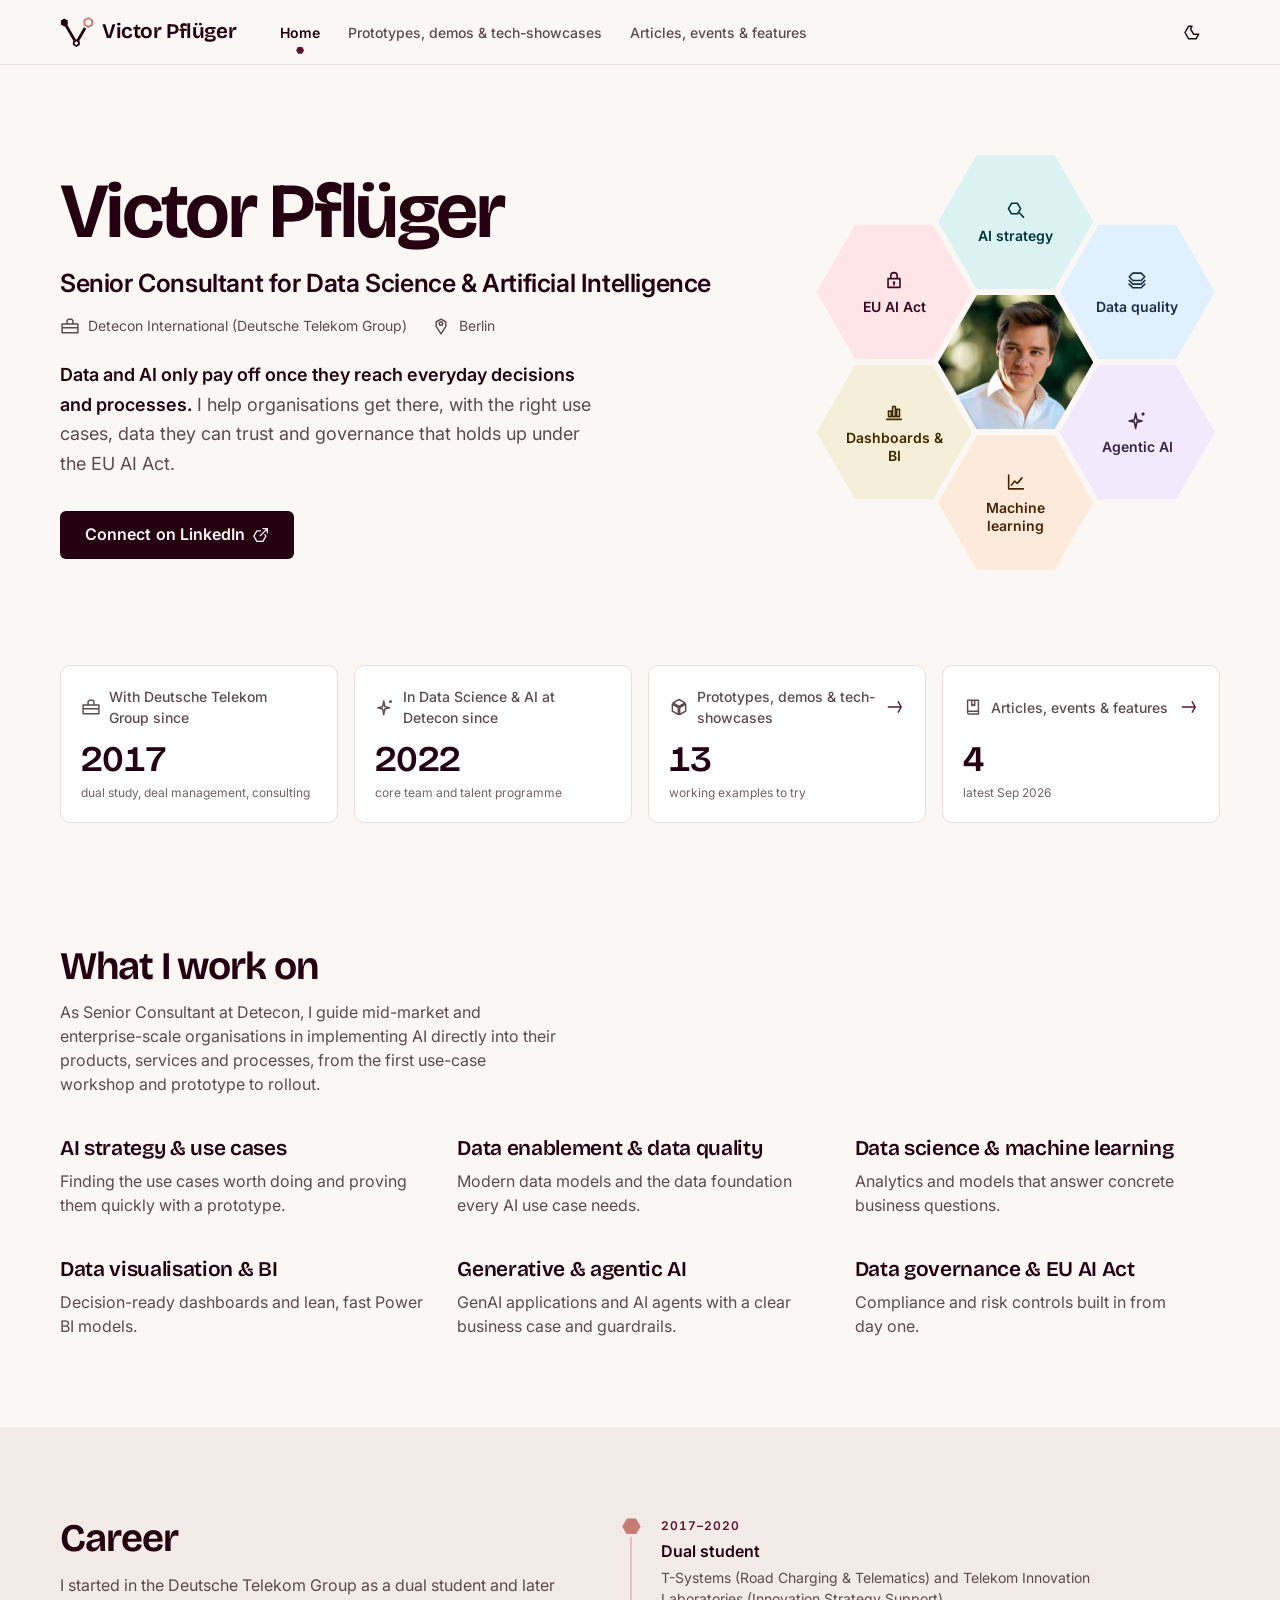
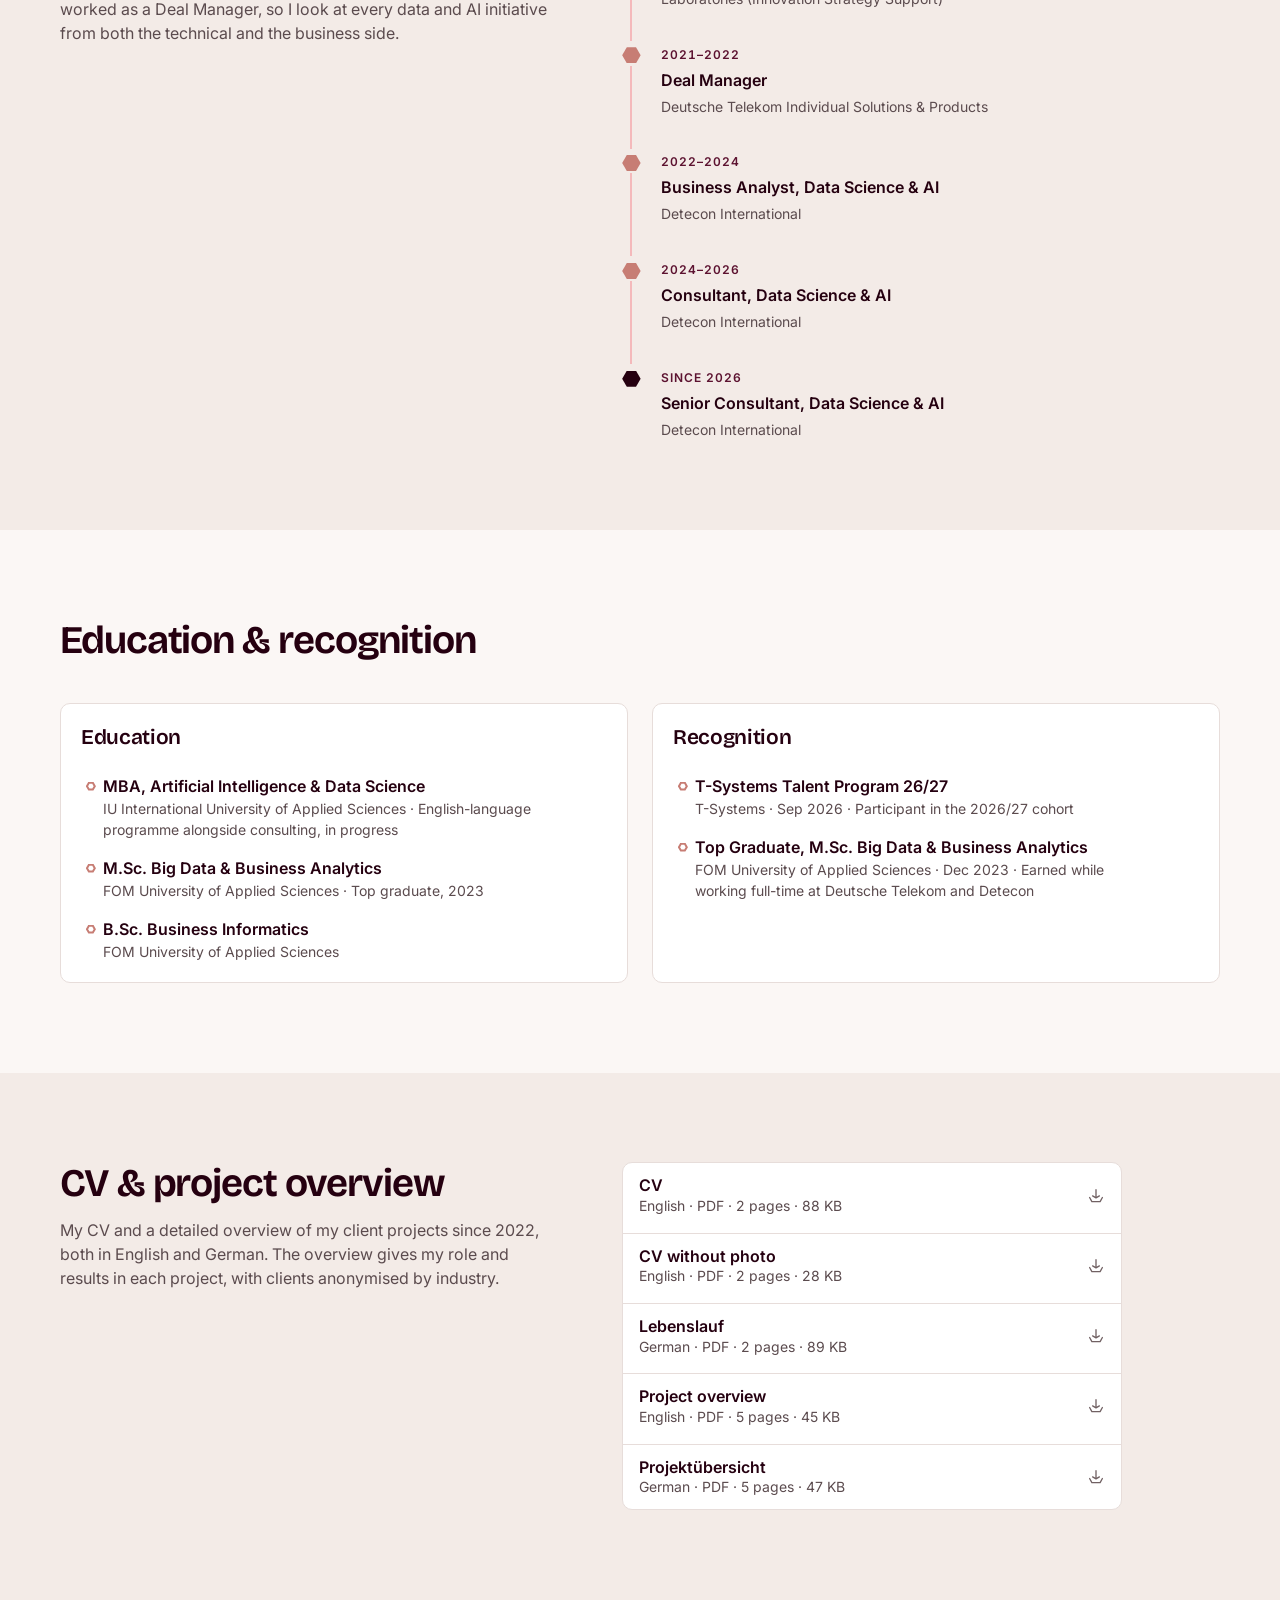
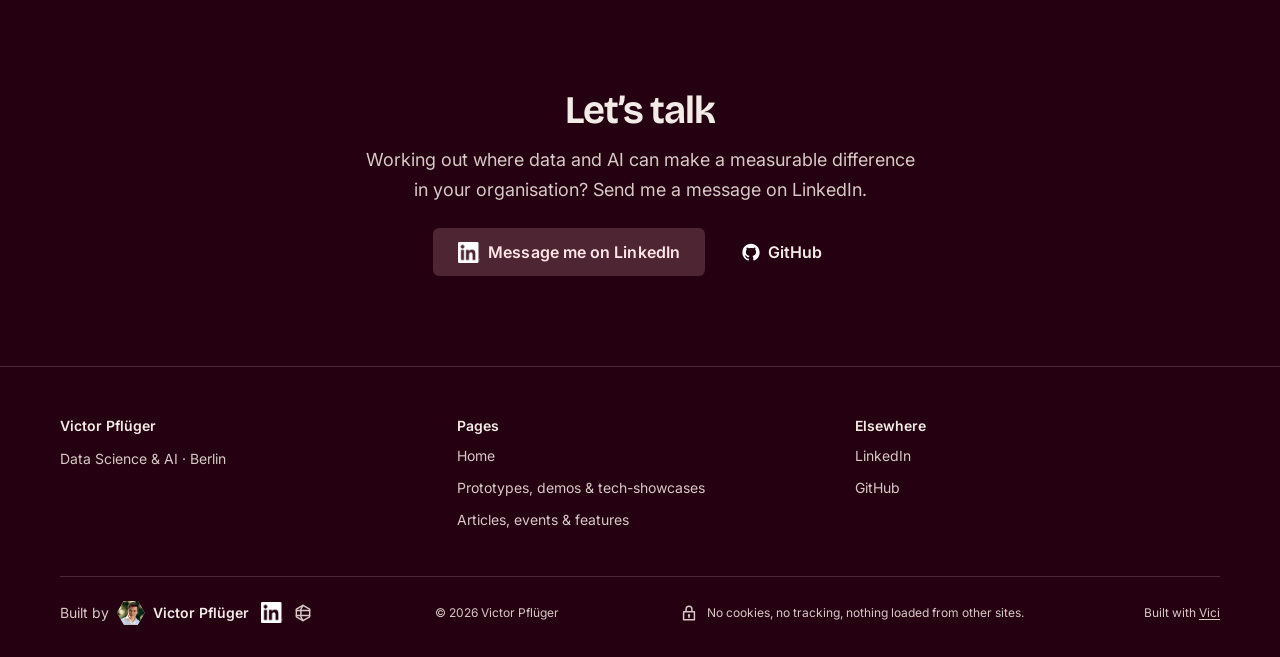
<file: index.html>
<!doctype html>
<html lang="en-GB">
<head>
  <meta charset="utf-8">
  <meta name="viewport" content="width=device-width, initial-scale=1">
  <!-- Everything this page needs comes from this site: no fonts, scripts, images or trackers from
       anywhere else, and the browser enforces it. -->
  <meta http-equiv="Content-Security-Policy" content="default-src 'self'; script-src 'self'; style-src 'self'; img-src 'self' data:; font-src 'self'; connect-src 'none'; object-src 'none'; base-uri 'none'; form-action 'none'">
  <meta name="referrer" content="strict-origin-when-cross-origin">
  <meta name="color-scheme" content="light dark">
  <meta name="author" content="Victor Pflüger">
  <meta name="description" content="Victor Pflüger, Senior Consultant for Data Science & Artificial Intelligence at Detecon (Deutsche Telekom Group) in Berlin: AI use cases, data quality, agentic AI and EU AI Act governance.">
  <meta property="og:type" content="profile">
  <meta property="og:title" content="Victor Pflüger · Data Science & Artificial Intelligence">
  <meta property="og:description" content="Data and AI only pay off once they reach everyday decisions and processes. Senior Consultant for Data Science & AI at Detecon (Deutsche Telekom Group), Berlin.">
  <title>Victor Pflüger · Data Science &amp; Artificial Intelligence</title>
  <link rel="icon" href="vici/assets/logo/favicon.svg" type="image/svg+xml">

  <!-- The look comes from Victor's design system Vici, copied unchanged into vici/. -->
  <link rel="stylesheet" href="vici/dist/vici.min.css">
  <link rel="stylesheet" href="css/site.css">
  <script src="js/theme.js"></script>
  <script src="vici/dist/vici.js" defer></script>

  <!-- The lists live in the data files: plain scripts that set window globals, so the pages also
       work when opened straight from disk. js/site.js turns them into cards and key figures. -->
  <script src="data/prototypes.js" defer></script>
  <script src="data/articles.js" defer></script>
  <script src="js/site.js" defer></script>

  <script type="application/ld+json">
  {
    "@context": "https://schema.org",
    "@type": "Person",
    "name": "Victor Pflüger",
    "url": "https://victorpflueger.github.io/VIP/index.html",
    "image": "https://victorpflueger.github.io/VIP/vici/assets/brand/portrait.jpg",
    "jobTitle": "Senior Consultant for Data Science & Artificial Intelligence",
    "worksFor": { "@type": "Organization", "name": "Detecon International" },
    "address": { "@type": "PostalAddress", "addressLocality": "Berlin", "addressCountry": "DE" },
    "knowsLanguage": ["de", "en"],
    "sameAs": ["https://www.linkedin.com/in/victorpflueger", "https://github.com/VictorPflueger"]
  }
  </script>
</head>
<body>
  <a class="vc-skip-link" href="#main">Skip to content</a>

  <header class="vc-header">
    <div class="vc-header__inner">
      <a class="vc-header__brand" href="index.html">
        <img class="vc-when-light" src="vici/assets/logo/vertex/color.svg" alt="" width="28" height="26">
        <img class="vc-when-dark" src="vici/assets/logo/vertex/dark.svg" alt="" width="28" height="26">
        Victor Pflüger
      </a>
      <nav class="vc-header__nav" aria-label="Main">
        <a href="index.html" aria-current="page">Home</a>
        <a href="prototypes.html">Prototypes<span class="site-nav-more">, demos &amp; tech-showcases</span></a>
        <a href="articles.html">Articles<span class="site-nav-more">, events &amp; features</span></a>
      </nav>
      <div class="vc-header__actions">
        <span class="vc-tooltip-anchor">
          <button type="button" class="vc-icon-button" data-vc-theme-toggle aria-labelledby="tip-theme"><span class="vc-icon vc-icon--moon vc-when-light" aria-hidden="true"></span><span class="vc-icon vc-icon--sun vc-when-dark" aria-hidden="true"></span></button>
          <span class="vc-tooltip vc-tooltip--bottom" role="tooltip" id="tip-theme">Dark theme</span>
        </span>
        <span class="vc-tooltip-anchor">
          <button type="button" class="vc-icon-button vc-header__toggle" aria-expanded="false" aria-labelledby="tip-menu"><span class="vc-icon vc-icon--menu" aria-hidden="true"></span></button>
          <span class="vc-tooltip vc-tooltip--bottom" role="tooltip" id="tip-menu">Menu</span>
        </span>
      </div>
    </div>
  </header>

  <main id="main" tabindex="-1">
    <section class="vc-section site-hero" aria-labelledby="intro-title">
      <div class="vc-container site-hero__grid">
        <div>
          <h1 id="intro-title" class="vc-display site-hero__name">Victor Pflüger</h1>
          <p class="vc-h4 site-hero__role">Senior Consultant for Data Science &amp; Artificial Intelligence</p>
          <ul class="vc-cluster site-hero__facts">
            <li><span class="vc-icon vc-icon--briefcase" aria-hidden="true"></span>Detecon International (Deutsche Telekom Group)</li>
            <li><span class="vc-icon vc-icon--pin" aria-hidden="true"></span>Berlin</li>
          </ul>
          <p class="vc-lead site-hero__lead"><strong>Data and AI only pay off once they reach everyday decisions and processes.</strong> I help organisations get there, with the right use cases, data they can trust and governance that holds up under the EU AI Act.</p>
          <a class="vc-button vc-button--lg" href="https://www.linkedin.com/in/victorpflueger" rel="me">Connect on LinkedIn <span class="vc-icon vc-icon--external" aria-hidden="true"></span></a>
        </div>

        <!-- Victor in the middle of a honeycomb, his six fields of work around him, marked up as a
             list so screen readers read the fields too. "What I work on" describes each one. To
             change the photo, see README.md. -->
        <div class="site-flower">
          <span class="vc-avatar site-flower__portrait"><img src="vici/assets/brand/portrait.jpg" alt="Portrait of Victor Pflüger" width="640" height="640"></span>
          <ul class="site-flower__fields">
            <li class="vc-tile vc-tile--teal site-flower__cell site-flower__cell--n"><span class="vc-icon vc-icon--search" aria-hidden="true"></span>AI strategy</li>
            <li class="vc-tile vc-tile--fjord site-flower__cell site-flower__cell--ne"><span class="vc-icon vc-icon--layers" aria-hidden="true"></span>Data quality</li>
            <li class="vc-tile vc-tile--lilac site-flower__cell site-flower__cell--se"><span class="vc-icon vc-icon--sparkle" aria-hidden="true"></span>Agentic AI</li>
            <li class="vc-tile vc-tile--apricot site-flower__cell site-flower__cell--s"><span class="vc-icon vc-icon--chart-line" aria-hidden="true"></span>Machine learning</li>
            <li class="vc-tile vc-tile--honey site-flower__cell site-flower__cell--sw"><span class="vc-icon vc-icon--chart-bar" aria-hidden="true"></span>Dashboards &amp; BI</li>
            <li class="vc-tile vc-tile--merlot site-flower__cell site-flower__cell--nw"><span class="vc-icon vc-icon--lock" aria-hidden="true"></span>EU AI Act</li>
          </ul>
        </div>
      </div>
    </section>

    <section class="site-glance" aria-label="At a glance">
      <div class="vc-container">
        <ul class="vc-grid vc-grid--4 site-stats">
          <li>
            <div class="vc-stat">
              <p class="vc-stat__label"><span class="vc-icon vc-icon--briefcase" aria-hidden="true"></span>With Deutsche Telekom Group since</p>
              <p class="vc-stat__value">2017</p>
              <p class="vc-stat__note">dual study, deal management, consulting</p>
            </div>
          </li>
          <li>
            <div class="vc-stat">
              <p class="vc-stat__label"><span class="vc-icon vc-icon--sparkle" aria-hidden="true"></span>In Data Science &amp; AI at Detecon since</p>
              <p class="vc-stat__value">2022</p>
              <p class="vc-stat__note">core team and talent programme</p>
            </div>
          </li>
          <li>
            <a class="vc-stat site-stat-link" href="prototypes.html">
              <span class="vc-stat__label"><span class="vc-icon vc-icon--cube" aria-hidden="true"></span><span>Prototypes, demos &amp; tech-showcases</span><span class="vc-icon vc-icon--arrow-right site-stat-link__go" aria-hidden="true"></span></span>
              <span class="vc-stat__value" data-count="prototypes">13</span>
              <span class="vc-stat__note">working examples to try</span>
            </a>
          </li>
          <li>
            <a class="vc-stat site-stat-link" href="articles.html">
              <span class="vc-stat__label"><span class="vc-icon vc-icon--book" aria-hidden="true"></span><span>Articles, events &amp; features</span><span class="vc-icon vc-icon--arrow-right site-stat-link__go" aria-hidden="true"></span></span>
              <span class="vc-stat__value" data-count="articles">4</span>
              <span class="vc-stat__note" data-latest="articles">latest Sep 2026</span>
            </a>
          </li>
        </ul>
      </div>
    </section>

    <section class="vc-section" aria-labelledby="work-title">
      <div class="vc-container">
        <div class="site-section-head">
          <h2 id="work-title">What I work on</h2>
          <p class="vc-text-muted">As Senior Consultant at Detecon, I guide mid-market and enterprise-scale organisations in implementing AI directly into their products, services and processes, from the first use-case workshop and prototype to rollout.</p>
        </div>
        <ul class="vc-grid site-fields">
          <li class="site-field">
            <h3>AI strategy &amp; use cases</h3>
            <p>Finding the use cases worth doing and proving them quickly with a prototype.</p>
          </li>
          <li class="site-field">
            <h3>Data enablement &amp; data quality</h3>
            <p>Modern data models and the data foundation every AI use case needs.</p>
          </li>
          <li class="site-field">
            <h3>Data science &amp; machine learning</h3>
            <p>Analytics and models that answer concrete business questions.</p>
          </li>
          <li class="site-field">
            <h3>Data visualisation &amp; BI</h3>
            <p>Decision-ready dashboards and lean, fast Power BI models.</p>
          </li>
          <li class="site-field">
            <h3>Generative &amp; agentic AI</h3>
            <p>GenAI applications and AI agents with a clear business case and guardrails.</p>
          </li>
          <li class="site-field">
            <h3>Data governance &amp; EU AI Act</h3>
            <p>Compliance and risk controls built in from day one.</p>
          </li>
        </ul>
      </div>
    </section>

    <section class="vc-section vc-surface-subtle" aria-labelledby="career-title">
      <div class="vc-container site-split">
        <div class="site-section-head">
          <h2 id="career-title">Career</h2>
          <p class="vc-text-muted">I started in the Deutsche Telekom Group as a dual student and later worked as a Deal Manager, so I look at every data and AI initiative from both the technical and the business side.</p>
        </div>
        <ol class="vc-timeline site-timeline">
          <li class="vc-timeline__item--done">
            <span class="vc-timeline__date">2017–2020</span>
            <p class="vc-timeline__title">Dual student</p>
            <p class="vc-timeline__text">T-Systems (Road Charging &amp; Telematics) and Telekom Innovation Laboratories (Innovation Strategy Support)</p>
          </li>
          <li class="vc-timeline__item--done">
            <span class="vc-timeline__date">2021–2022</span>
            <p class="vc-timeline__title">Deal Manager</p>
            <p class="vc-timeline__text">Deutsche Telekom Individual Solutions &amp; Products</p>
          </li>
          <li class="vc-timeline__item--done">
            <span class="vc-timeline__date">2022–2024</span>
            <p class="vc-timeline__title">Business Analyst, Data Science &amp; AI</p>
            <p class="vc-timeline__text">Detecon International</p>
          </li>
          <li class="vc-timeline__item--done">
            <span class="vc-timeline__date">2024–2026</span>
            <p class="vc-timeline__title">Consultant, Data Science &amp; AI</p>
            <p class="vc-timeline__text">Detecon International</p>
          </li>
          <li class="vc-timeline__item--current">
            <span class="vc-timeline__date">Since 2026</span>
            <p class="vc-timeline__title">Senior Consultant, Data Science &amp; AI</p>
            <p class="vc-timeline__text">Detecon International</p>
          </li>
        </ol>
      </div>
    </section>

    <section class="vc-section" aria-labelledby="education-title">
      <div class="vc-container">
        <div class="site-section-head">
          <h2 id="education-title">Education &amp; recognition</h2>
        </div>
        <div class="vc-grid vc-grid--2">
          <section class="vc-card" aria-labelledby="degrees-title">
            <div class="vc-card__body">
              <h3 class="vc-card__title site-panel-title" id="degrees-title">Education</h3>
              <ul class="vc-list vc-list--ring site-facts">
                <li><span class="site-fact__title">MBA, Artificial Intelligence &amp; Data Science</span><span class="site-fact__sub">IU International University of Applied Sciences · English-language programme alongside consulting, in progress</span></li>
                <li><span class="site-fact__title">M.Sc. Big Data &amp; Business Analytics</span><span class="site-fact__sub">FOM University of Applied Sciences · Top graduate, 2023</span></li>
                <li><span class="site-fact__title">B.Sc. Business Informatics</span><span class="site-fact__sub">FOM University of Applied Sciences</span></li>
              </ul>
            </div>
          </section>
          <section class="vc-card" aria-labelledby="recognition-title">
            <div class="vc-card__body">
              <h3 class="vc-card__title site-panel-title" id="recognition-title">Recognition</h3>
              <ul class="vc-list vc-list--ring site-facts">
                <li><span class="site-fact__title">T-Systems Talent Program 26/27</span><span class="site-fact__sub">T-Systems · Sep 2026 · Participant in the 2026/27 cohort</span></li>
                <li><span class="site-fact__title">Top Graduate, M.Sc. Big Data &amp; Business Analytics</span><span class="site-fact__sub">FOM University of Applied Sciences · Dec 2023 · Earned while working full-time at Deutsche Telekom and Detecon</span></li>
              </ul>
            </div>
          </section>
        </div>
      </div>
    </section>

    <!-- The PDFs in documents/, one row each in Vici's list group. The download attribute saves the
         file instead of opening it. Each row states the file's language, pages and size: when a PDF
         changes, see README.md. -->
    <section class="vc-section vc-surface-subtle" id="documents" aria-labelledby="documents-title">
      <div class="vc-container site-split">
        <div class="site-section-head">
          <h2 id="documents-title">CV &amp; project overview</h2>
          <p class="vc-text-muted">My CV and a detailed overview of my client projects since 2022, both in English and German. The overview gives my role and results in each project, with clients anonymised by industry.</p>
        </div>
        <ul class="vc-list-group site-documents">
          <li><a class="vc-list-item" href="documents/Victor_Pflueger_CV.pdf" download hreflang="en" type="application/pdf"><span class="vc-list-item__text"><span><span class="vc-visually-hidden">Download </span>CV</span><span>English · PDF · 2 pages · 88&nbsp;KB</span></span><span class="vc-icon vc-icon--download" aria-hidden="true"></span></a></li>
          <li><a class="vc-list-item" href="documents/Victor_Pflueger_CV_no-photo.pdf" download hreflang="en" type="application/pdf"><span class="vc-list-item__text"><span><span class="vc-visually-hidden">Download </span>CV without photo</span><span>English · PDF · 2 pages · 28&nbsp;KB</span></span><span class="vc-icon vc-icon--download" aria-hidden="true"></span></a></li>
          <li><a class="vc-list-item" href="documents/Victor_Pflueger_Lebenslauf.pdf" download hreflang="de" type="application/pdf"><span class="vc-list-item__text"><span><span class="vc-visually-hidden">Download </span><span lang="de">Lebenslauf</span></span><span>German · PDF · 2 pages · 89&nbsp;KB</span></span><span class="vc-icon vc-icon--download" aria-hidden="true"></span></a></li>
          <li><a class="vc-list-item" href="documents/Victor_Pflueger_Project-Overview.pdf" download hreflang="en" type="application/pdf"><span class="vc-list-item__text"><span><span class="vc-visually-hidden">Download </span>Project overview</span><span>English · PDF · 5 pages · 45&nbsp;KB</span></span><span class="vc-icon vc-icon--download" aria-hidden="true"></span></a></li>
          <li><a class="vc-list-item" href="documents/Victor_Pflueger_Projektuebersicht.pdf" download hreflang="de" type="application/pdf"><span class="vc-list-item__text"><span><span class="vc-visually-hidden">Download </span><span lang="de">Projektübersicht</span></span><span>German · PDF · 5 pages · 47&nbsp;KB</span></span><span class="vc-icon vc-icon--download" aria-hidden="true"></span></a></li>
        </ul>
      </div>
    </section>

    <section class="vc-section site-contact" aria-labelledby="contact-title" data-theme="dark">
      <div class="vc-container vc-container--narrow">
        <h2 id="contact-title">Let’s talk</h2>
        <p class="vc-lead site-contact__lead">Working out where data and AI can make a measurable difference in your organisation? Send me a message on LinkedIn.</p>
        <div class="vc-cluster site-contact__actions">
          <a class="vc-button vc-button--lg vc-button--secondary" href="https://www.linkedin.com/in/victorpflueger" rel="me"><img class="vc-platform-mark" src="vici/assets/marks/linkedin.png" alt="" width="840" height="779">Message me on LinkedIn</a>
          <a class="vc-button vc-button--lg vc-button--ghost" href="https://github.com/VictorPflueger" rel="me"><svg class="vc-platform-mark" xmlns="http://www.w3.org/2000/svg" width="24" height="24" viewBox="0 0 24 24" aria-hidden="true" focusable="false"><path d="M10.226 17.284c-2.965-.36-5.054-2.493-5.054-5.256 0-1.123.404-2.336 1.078-3.144-.292-.741-.247-2.314.09-2.965.898-.112 2.111.36 2.83 1.01.853-.269 1.752-.404 2.853-.404 1.1 0 1.999.135 2.807.382.696-.629 1.932-1.1 2.83-.988.315.606.36 2.179.067 2.942.72.854 1.101 2 1.101 3.167 0 2.763-2.089 4.852-5.098 5.234.763.494 1.28 1.572 1.28 2.807v2.336c0 .674.561 1.056 1.235.786 4.066-1.55 7.255-5.615 7.255-10.646C23.5 6.188 18.334 1 11.978 1 5.62 1 .5 6.188.5 12.545c0 4.986 3.167 9.12 7.435 10.669.606.225 1.19-.18 1.19-.786V20.63a2.9 2.9 0 0 1-1.078.224c-1.483 0-2.359-.808-2.987-2.313-.247-.607-.517-.966-1.034-1.033-.27-.023-.359-.135-.359-.27 0-.27.45-.471.898-.471.652 0 1.213.404 1.797 1.235.45.651.921.943 1.483.943.561 0 .92-.202 1.437-.719.382-.381.674-.718.944-.943"/></svg>GitHub</a>
        </div>
      </div>
    </section>
  </main>

  <footer class="vc-footer vc-footer--brand">
    <div class="vc-container">
      <div class="vc-footer__grid">
        <div>
          <p class="vc-footer__title">Victor Pflüger</p>
          <p>Data Science &amp; AI · Berlin</p>
        </div>
        <nav aria-label="Pages">
          <p class="vc-footer__title">Pages</p>
          <ul>
            <li><a href="index.html">Home</a></li>
            <li><a href="prototypes.html">Prototypes, demos &amp; tech-showcases</a></li>
            <li><a href="articles.html">Articles, events &amp; features</a></li>
          </ul>
        </nav>
        <div>
          <p class="vc-footer__title">Elsewhere</p>
          <ul>
            <li><a href="https://www.linkedin.com/in/victorpflueger" rel="me">LinkedIn</a></li>
            <li><a href="https://github.com/VictorPflueger" rel="me">GitHub</a></li>
          </ul>
        </div>
      </div>
      <div class="vc-footer__bottom">
        <p class="vc-byline">
          <span class="vc-byline__label">Built by</span>
          <a class="vc-byline__person" href="https://www.linkedin.com/in/victorpflueger" rel="author">
            <span class="vc-avatar vc-avatar--xs"><img src="vici/assets/brand/portrait-96.jpg" alt="" width="96" height="96"></span>
            <span class="vc-byline__name">Victor Pflüger</span>
            <img class="vc-platform-mark" src="vici/assets/marks/linkedin.png" alt="" width="840" height="779">
            <span class="vc-visually-hidden"> on LinkedIn</span>
          </a>
          <span class="vc-tooltip-anchor">
            <a class="vc-byline__icon" href="https://victorpflueger.github.io/VIP/index.html" rel="author" aria-label="Victor Pflüger's website"><span class="vc-icon vc-icon--globe-hex" aria-hidden="true"></span></a>
            <span class="vc-tooltip" aria-hidden="true">Website</span>
          </span>
        </p>
        <span>© 2026 Victor Pflüger</span>
        <span class="site-footer-note"><span class="vc-icon vc-icon--lock" aria-hidden="true"></span>No cookies, no tracking, nothing loaded from other sites.</span>
        <span>Built with <a href="https://victorpflueger.github.io/ViciDesign/index.html">Vici</a></span>
      </div>
    </div>
  </footer>
</body>
</html>
</file>
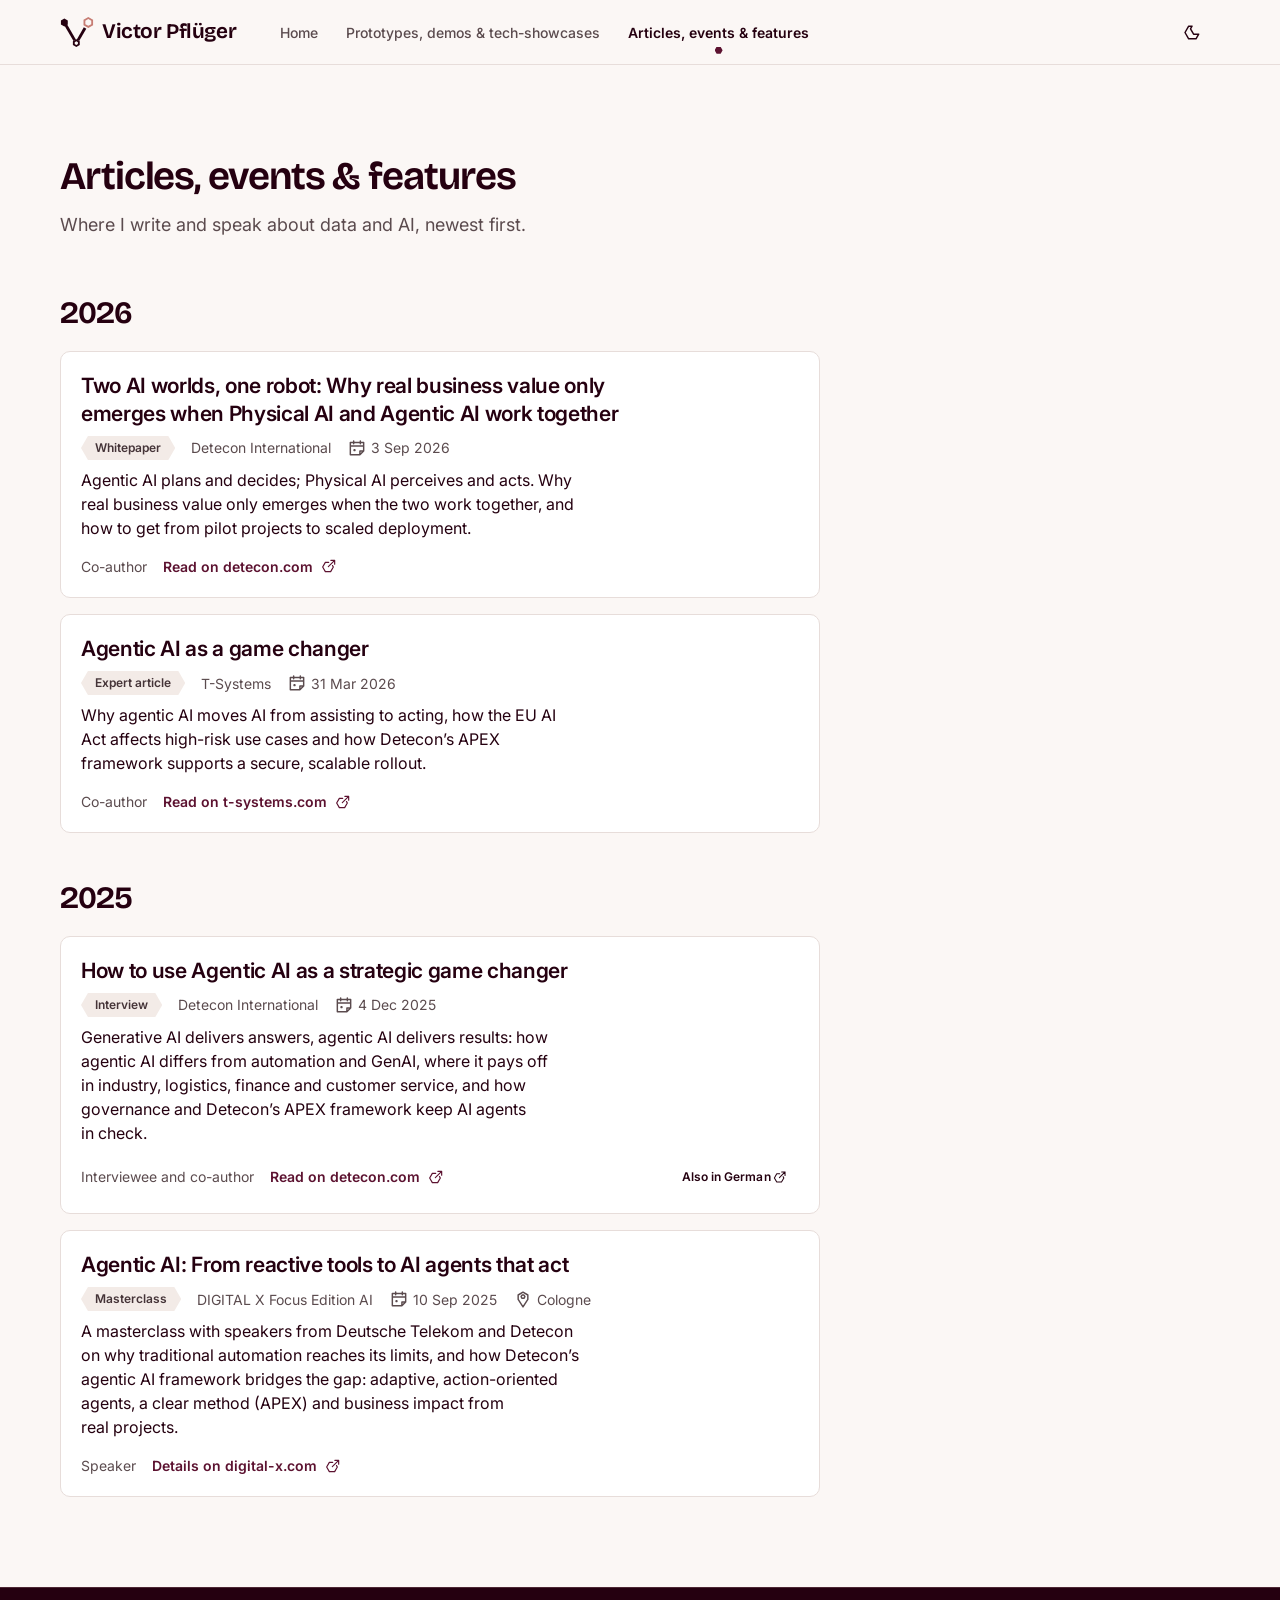
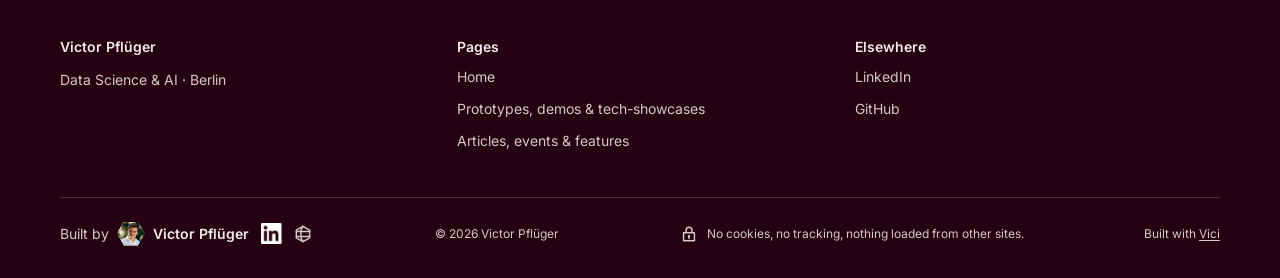
<file: articles.html>
<!doctype html>
<html lang="en-GB">
<head>
  <meta charset="utf-8">
  <meta name="viewport" content="width=device-width, initial-scale=1">
  <!-- Everything this page needs comes from this site: no fonts, scripts, images or trackers from
       anywhere else, and the browser enforces it. -->
  <meta http-equiv="Content-Security-Policy" content="default-src 'self'; script-src 'self'; style-src 'self'; img-src 'self' data:; font-src 'self'; connect-src 'none'; object-src 'none'; base-uri 'none'; form-action 'none'">
  <meta name="referrer" content="strict-origin-when-cross-origin">
  <meta name="color-scheme" content="light dark">
  <meta name="author" content="Victor Pflüger">
  <meta name="description" content="Articles, events and features by Victor Pflüger on data, agentic AI, physical AI and the EU AI Act.">
  <meta property="og:type" content="website">
  <meta property="og:title" content="Articles, events & features · Victor Pflüger">
  <meta property="og:description" content="Articles, events and features by Victor Pflüger on data, agentic AI, physical AI and the EU AI Act.">
  <title>Articles, events &amp; features · Victor Pflüger</title>
  <link rel="icon" href="vici/assets/logo/favicon.svg" type="image/svg+xml">

  <!-- The look comes from Victor's design system Vici, copied unchanged into vici/. -->
  <link rel="stylesheet" href="vici/dist/vici.min.css">
  <link rel="stylesheet" href="css/site.css">
  <script src="js/theme.js"></script>
  <script src="vici/dist/vici.js" defer></script>

  <!-- The entries come from data/articles.js: add an article, event or feature there, not here. -->
  <script src="data/articles.js" defer></script>
  <script src="js/site.js" defer></script>
</head>
<body>
  <a class="vc-skip-link" href="#main">Skip to content</a>

  <header class="vc-header">
    <div class="vc-header__inner">
      <a class="vc-header__brand" href="index.html">
        <img class="vc-when-light" src="vici/assets/logo/vertex/color.svg" alt="" width="28" height="26">
        <img class="vc-when-dark" src="vici/assets/logo/vertex/dark.svg" alt="" width="28" height="26">
        Victor Pflüger
      </a>
      <nav class="vc-header__nav" aria-label="Main">
        <a href="index.html">Home</a>
        <a href="prototypes.html">Prototypes<span class="site-nav-more">, demos &amp; tech-showcases</span></a>
        <a href="articles.html" aria-current="page">Articles<span class="site-nav-more">, events &amp; features</span></a>
      </nav>
      <div class="vc-header__actions">
        <span class="vc-tooltip-anchor">
          <button type="button" class="vc-icon-button" data-vc-theme-toggle aria-labelledby="tip-theme"><span class="vc-icon vc-icon--moon vc-when-light" aria-hidden="true"></span><span class="vc-icon vc-icon--sun vc-when-dark" aria-hidden="true"></span></button>
          <span class="vc-tooltip vc-tooltip--bottom" role="tooltip" id="tip-theme">Dark theme</span>
        </span>
        <span class="vc-tooltip-anchor">
          <button type="button" class="vc-icon-button vc-header__toggle" aria-expanded="false" aria-labelledby="tip-menu"><span class="vc-icon vc-icon--menu" aria-hidden="true"></span></button>
          <span class="vc-tooltip vc-tooltip--bottom" role="tooltip" id="tip-menu">Menu</span>
        </span>
      </div>
    </div>
  </header>

  <main id="main" tabindex="-1">
    <div class="vc-section site-page-head">
      <div class="vc-container">
        <h1 class="vc-h2">Articles, events &amp; features</h1>
        <p class="vc-lead">Where I write and speak about data and AI, newest first.</p>
      </div>
    </div>
    <div class="vc-container vc-section site-page-body">
      <div id="article-list"></div>
      <noscript>
        <div class="vc-empty site-empty"><div class="vc-empty__art" aria-hidden="true"><span></span><span></span><span></span><span class="vc-icon vc-icon--book"></span></div><p class="vc-empty__title">This list needs JavaScript.</p><p class="vc-empty__text">My publications are also listed on <a href="https://www.linkedin.com/in/victorpflueger" rel="me">LinkedIn</a>.</p></div>
      </noscript>
    </div>
  </main>

  <footer class="vc-footer vc-footer--brand">
    <div class="vc-container">
      <div class="vc-footer__grid">
        <div>
          <p class="vc-footer__title">Victor Pflüger</p>
          <p>Data Science &amp; AI · Berlin</p>
        </div>
        <nav aria-label="Pages">
          <p class="vc-footer__title">Pages</p>
          <ul>
            <li><a href="index.html">Home</a></li>
            <li><a href="prototypes.html">Prototypes, demos &amp; tech-showcases</a></li>
            <li><a href="articles.html">Articles, events &amp; features</a></li>
          </ul>
        </nav>
        <div>
          <p class="vc-footer__title">Elsewhere</p>
          <ul>
            <li><a href="https://www.linkedin.com/in/victorpflueger" rel="me">LinkedIn</a></li>
            <li><a href="https://github.com/VictorPflueger" rel="me">GitHub</a></li>
          </ul>
        </div>
      </div>
      <div class="vc-footer__bottom">
        <p class="vc-byline">
          <span class="vc-byline__label">Built by</span>
          <a class="vc-byline__person" href="https://www.linkedin.com/in/victorpflueger" rel="author">
            <span class="vc-avatar vc-avatar--xs"><img src="vici/assets/brand/portrait-96.jpg" alt="" width="96" height="96"></span>
            <span class="vc-byline__name">Victor Pflüger</span>
            <img class="vc-platform-mark" src="vici/assets/marks/linkedin.png" alt="" width="840" height="779">
            <span class="vc-visually-hidden"> on LinkedIn</span>
          </a>
          <span class="vc-tooltip-anchor">
            <a class="vc-byline__icon" href="https://victorpflueger.github.io/VIP/index.html" rel="author" aria-label="Victor Pflüger's website"><span class="vc-icon vc-icon--globe-hex" aria-hidden="true"></span></a>
            <span class="vc-tooltip" aria-hidden="true">Website</span>
          </span>
        </p>
        <span>© 2026 Victor Pflüger</span>
        <span class="site-footer-note"><span class="vc-icon vc-icon--lock" aria-hidden="true"></span>No cookies, no tracking, nothing loaded from other sites.</span>
        <span>Built with <a href="https://victorpflueger.github.io/ViciDesign/index.html">Vici</a></span>
      </div>
    </div>
  </footer>
</body>
</html>
</file>
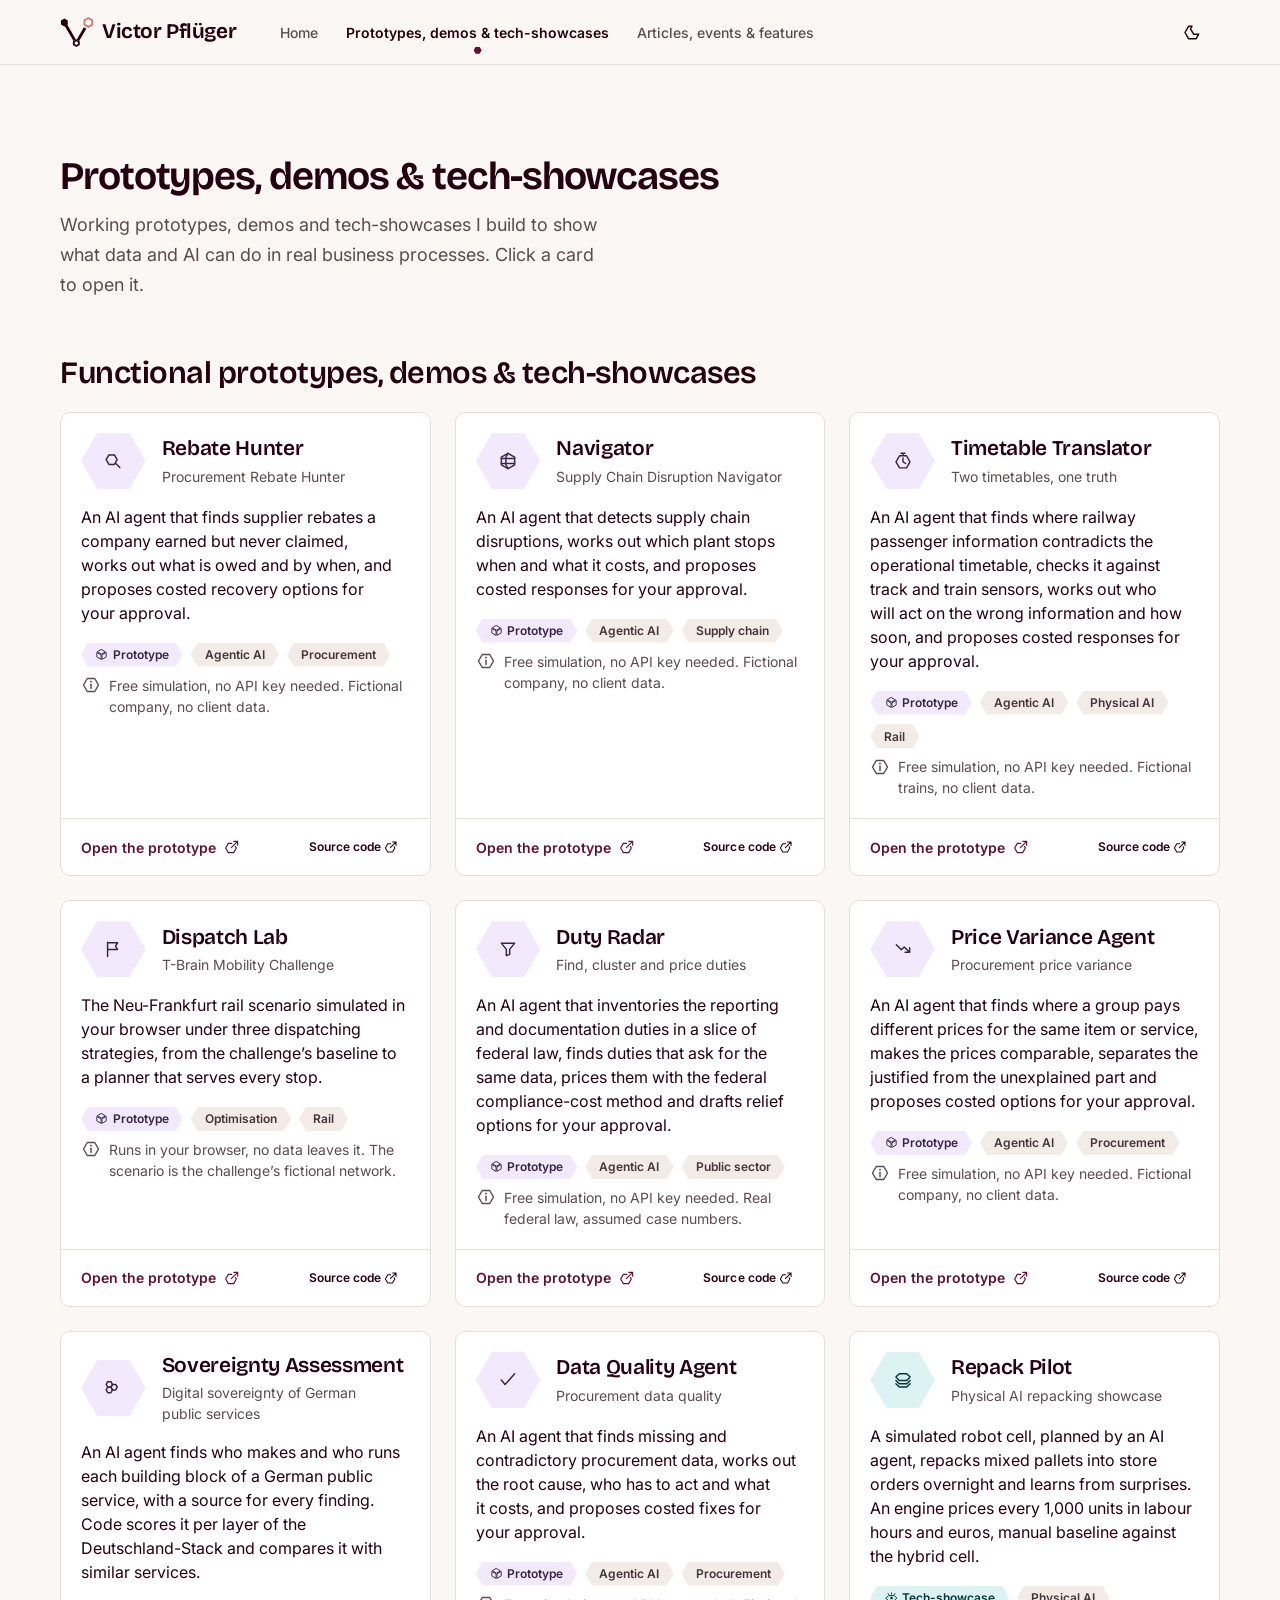
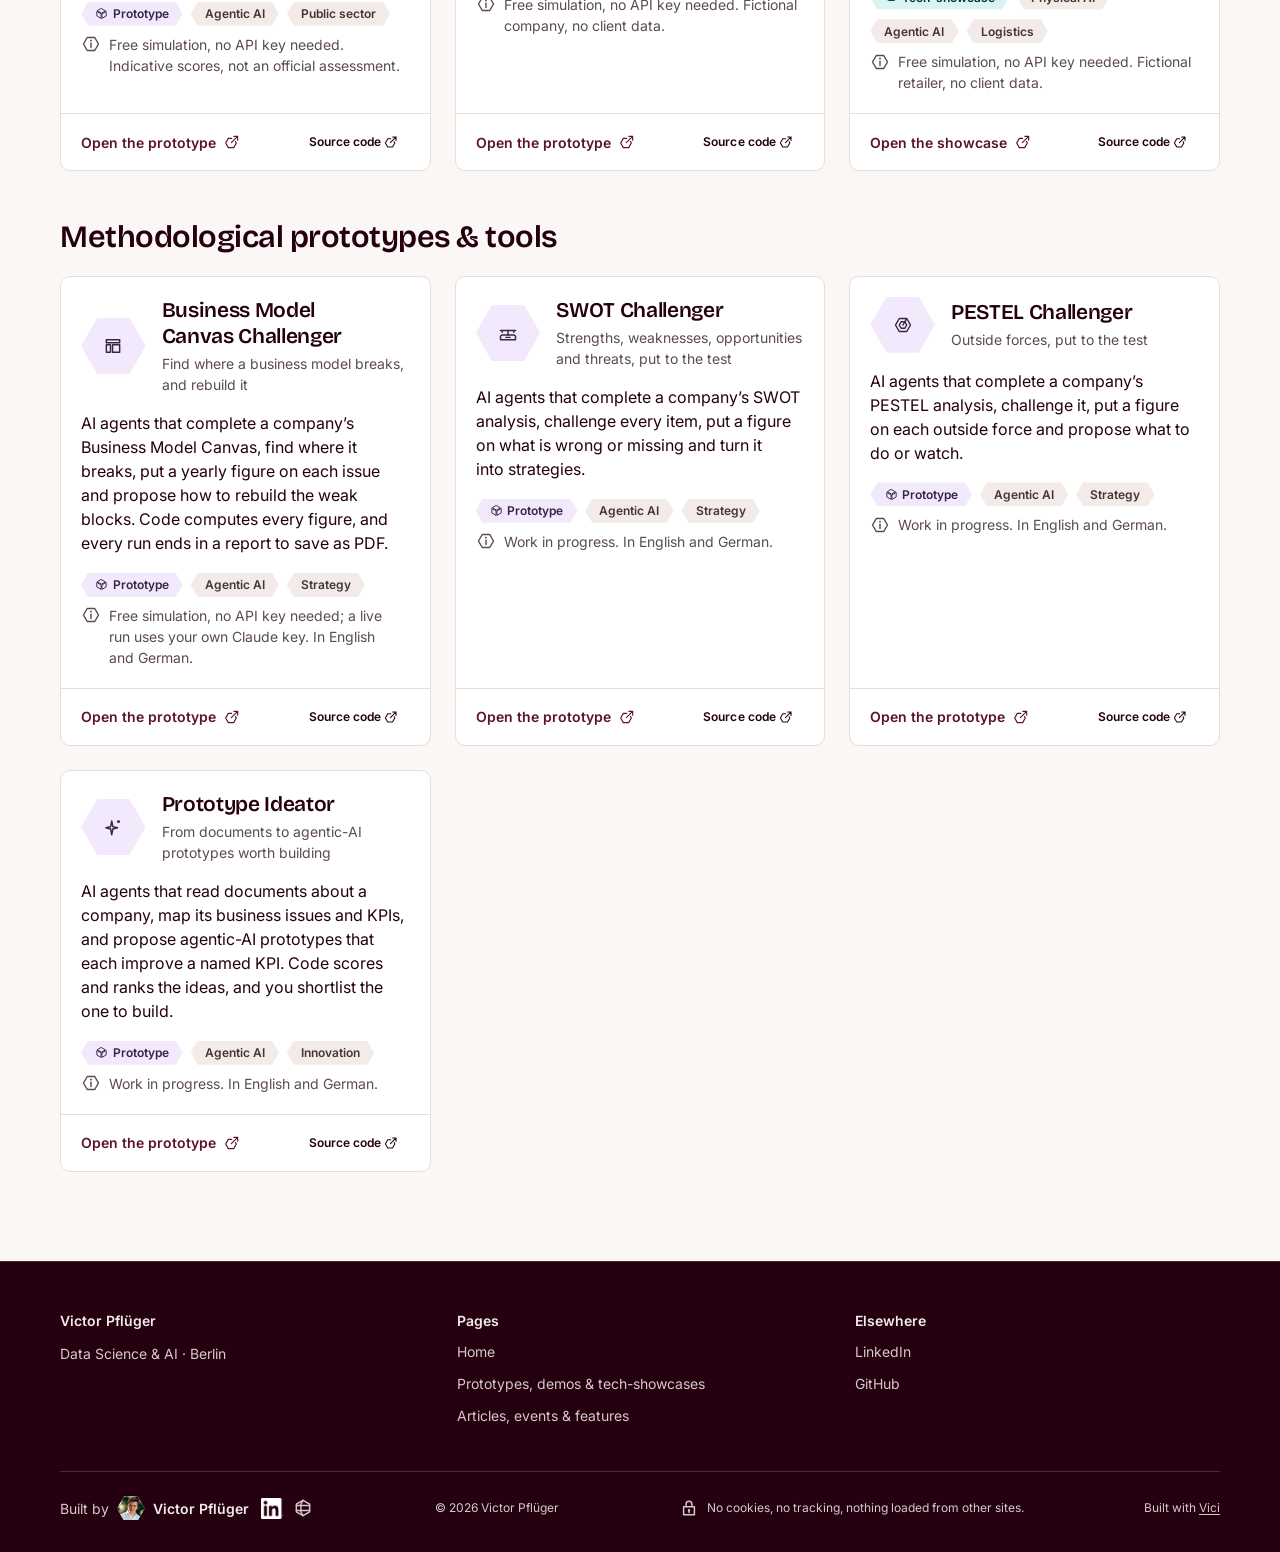
<file: prototypes.html>
<!doctype html>
<html lang="en-GB">
<head>
  <meta charset="utf-8">
  <meta name="viewport" content="width=device-width, initial-scale=1">
  <!-- Everything this page needs comes from this site: no fonts, scripts, images or trackers from
       anywhere else, and the browser enforces it. -->
  <meta http-equiv="Content-Security-Policy" content="default-src 'self'; script-src 'self'; style-src 'self'; img-src 'self' data:; font-src 'self'; connect-src 'none'; object-src 'none'; base-uri 'none'; form-action 'none'">
  <meta name="referrer" content="strict-origin-when-cross-origin">
  <meta name="color-scheme" content="light dark">
  <meta name="author" content="Victor Pflüger">
  <meta name="description" content="Prototypes, demos and tech-showcases by Victor Pflüger: working examples of data and AI in real business processes, from AI agents for procurement and supply chains to physical AI in logistics.">
  <meta property="og:type" content="website">
  <meta property="og:title" content="Prototypes, demos &amp; tech-showcases · Victor Pflüger">
  <meta property="og:description" content="Prototypes, demos and tech-showcases by Victor Pflüger: working examples of data and AI in real business processes, from AI agents for procurement and supply chains to physical AI in logistics.">
  <title>Prototypes, demos &amp; tech-showcases · Victor Pflüger</title>
  <link rel="icon" href="vici/assets/logo/favicon.svg" type="image/svg+xml">

  <!-- The look comes from Victor's design system Vici, copied unchanged into vici/. -->
  <link rel="stylesheet" href="vici/dist/vici.min.css">
  <link rel="stylesheet" href="css/site.css">
  <script src="js/theme.js"></script>
  <script src="vici/dist/vici.js" defer></script>

  <!-- The cards come from data/prototypes.js: add a prototype, demo or tech-showcase there, not here. -->
  <script src="data/prototypes.js" defer></script>
  <script src="js/site.js" defer></script>
</head>
<body>
  <a class="vc-skip-link" href="#main">Skip to content</a>

  <header class="vc-header">
    <div class="vc-header__inner">
      <a class="vc-header__brand" href="index.html">
        <img class="vc-when-light" src="vici/assets/logo/vertex/color.svg" alt="" width="28" height="26">
        <img class="vc-when-dark" src="vici/assets/logo/vertex/dark.svg" alt="" width="28" height="26">
        Victor Pflüger
      </a>
      <nav class="vc-header__nav" aria-label="Main">
        <a href="index.html">Home</a>
        <a href="prototypes.html" aria-current="page">Prototypes<span class="site-nav-more">, demos &amp; tech-showcases</span></a>
        <a href="articles.html">Articles<span class="site-nav-more">, events &amp; features</span></a>
      </nav>
      <div class="vc-header__actions">
        <span class="vc-tooltip-anchor">
          <button type="button" class="vc-icon-button" data-vc-theme-toggle aria-labelledby="tip-theme"><span class="vc-icon vc-icon--moon vc-when-light" aria-hidden="true"></span><span class="vc-icon vc-icon--sun vc-when-dark" aria-hidden="true"></span></button>
          <span class="vc-tooltip vc-tooltip--bottom" role="tooltip" id="tip-theme">Dark theme</span>
        </span>
        <span class="vc-tooltip-anchor">
          <button type="button" class="vc-icon-button vc-header__toggle" aria-expanded="false" aria-labelledby="tip-menu"><span class="vc-icon vc-icon--menu" aria-hidden="true"></span></button>
          <span class="vc-tooltip vc-tooltip--bottom" role="tooltip" id="tip-menu">Menu</span>
        </span>
      </div>
    </div>
  </header>

  <main id="main" tabindex="-1">
    <div class="vc-section site-page-head">
      <div class="vc-container">
        <h1 class="vc-h2">Prototypes, demos &amp; tech-showcases</h1>
        <p class="vc-lead">Working prototypes, demos and tech-showcases I build to show what data and AI can do in real business processes. Click a card to open it.</p>
      </div>
    </div>
    <div class="vc-container vc-section site-page-body">
      <!-- site.js fills this with the page's parts: functional, then methodological -->
      <div id="prototype-list"></div>
      <noscript>
        <div class="vc-empty site-empty"><div class="vc-empty__art" aria-hidden="true"><span></span><span></span><span></span><span class="vc-icon vc-icon--cube"></span></div><p class="vc-empty__title">This list needs JavaScript.</p><p class="vc-empty__text">Their code is on GitHub: <a href="https://github.com/VictorPflueger" rel="me">github.com/VictorPflueger</a>.</p></div>
      </noscript>
    </div>
  </main>

  <footer class="vc-footer vc-footer--brand">
    <div class="vc-container">
      <div class="vc-footer__grid">
        <div>
          <p class="vc-footer__title">Victor Pflüger</p>
          <p>Data Science &amp; AI · Berlin</p>
        </div>
        <nav aria-label="Pages">
          <p class="vc-footer__title">Pages</p>
          <ul>
            <li><a href="index.html">Home</a></li>
            <li><a href="prototypes.html">Prototypes, demos &amp; tech-showcases</a></li>
            <li><a href="articles.html">Articles, events &amp; features</a></li>
          </ul>
        </nav>
        <div>
          <p class="vc-footer__title">Elsewhere</p>
          <ul>
            <li><a href="https://www.linkedin.com/in/victorpflueger" rel="me">LinkedIn</a></li>
            <li><a href="https://github.com/VictorPflueger" rel="me">GitHub</a></li>
          </ul>
        </div>
      </div>
      <div class="vc-footer__bottom">
        <p class="vc-byline">
          <span class="vc-byline__label">Built by</span>
          <a class="vc-byline__person" href="https://www.linkedin.com/in/victorpflueger" rel="author">
            <span class="vc-avatar vc-avatar--xs"><img src="vici/assets/brand/portrait-96.jpg" alt="" width="96" height="96"></span>
            <span class="vc-byline__name">Victor Pflüger</span>
            <img class="vc-platform-mark" src="vici/assets/marks/linkedin.png" alt="" width="840" height="779">
            <span class="vc-visually-hidden"> on LinkedIn</span>
          </a>
          <span class="vc-tooltip-anchor">
            <a class="vc-byline__icon" href="https://victorpflueger.github.io/VIP/index.html" rel="author" aria-label="Victor Pflüger's website"><span class="vc-icon vc-icon--globe-hex" aria-hidden="true"></span></a>
            <span class="vc-tooltip" aria-hidden="true">Website</span>
          </span>
        </p>
        <span>© 2026 Victor Pflüger</span>
        <span class="site-footer-note"><span class="vc-icon vc-icon--lock" aria-hidden="true"></span>No cookies, no tracking, nothing loaded from other sites.</span>
        <span>Built with <a href="https://victorpflueger.github.io/ViciDesign/index.html">Vici</a></span>
      </div>
    </div>
  </footer>
</body>
</html>
</file>
<file: css/site.css>
/* Victor Pflüger's website: its own layout on top of Vici (vici/dist/vici.min.css).
 *
 * Vici supplies the colours, type, components, layout primitives and dark theme. This file only
 * arranges them: it uses Vici's tokens (var(--vc-…)) and breakpoints (480, 768, 1024 px), and adds
 * no colour values, fonts or round shapes of its own. Class names here start with "site-";
 * everything else on the pages is a Vici class.
 */

/* ---- header ------------------------------------------------------------------------------- */

/* The header lines up with the page content instead of Vici's wider default. */
.vc-header { --vc-header-max: var(--vc-container-content); }

/* Between phone and desktop the navigation shows the first word of each page's name, so the
   bar stays on one line; the menu on phones and the bar on wide screens show the full names. */
@media (min-width: 768px) and (max-width: 1023px) {
  .site-nav-more { display: none; }
}

/* The theme toggle needs vici.js; without it the page simply follows the system setting. */
:root:not(.vc-js) [data-vc-theme-toggle] { display: none; }

/* ---- shared --------------------------------------------------------------------------------- */

.site-section-head {
  /* Vici's reading width: lines of 55–75 characters */
  max-width: var(--vc-container-prose);
  margin-bottom: var(--vc-space-10);
}
.site-section-head h2 { margin-bottom: var(--vc-space-3); }
.site-section-head > :last-child { margin-bottom: 0; }

/* ---- home: hero ----------------------------------------------------------------------------- */

/* The hero and the heads of the list pages sit on the page's flat canvas. The colour comes from
   the honeycomb's pastel cells: Vici 2.0 keeps the honeycomb for real content and asks for flat
   grounds rather than gradients. */
.site-hero__grid {
  display: grid;
  grid-template-columns: minmax(0, 1fr) auto;
  align-items: center;
  gap: var(--vc-space-12);
}
.site-hero__name { margin-bottom: var(--vc-space-4); }
.site-hero__role {
  margin: 0 0 var(--vc-space-4);
  text-wrap: balance;
}
.site-hero__facts {
  --vc-cluster-gap: var(--vc-space-2) var(--vc-space-6);
  margin: 0 0 var(--vc-space-6);
  padding: 0;
  list-style: none;
  color: var(--vc-text-muted);
  font-size: var(--vc-font-size-sm);
}
.site-hero__facts li {
  display: inline-flex;
  align-items: center;
  gap: var(--vc-space-2);
  margin: 0;
}
.site-hero__lead {
  max-width: var(--vc-container-prose);
  margin-bottom: var(--vc-space-8);
}
.site-hero__lead strong { color: var(--vc-text); }

/* The honeycomb flower: the portrait in the middle cell, the six fields of work around it.
   Flat-top cells of height --site-flower-h sit in three columns that overlap by a quarter of a
   cell; the side columns drop by half a cell, so every neighbour shares an edge with the middle.
   The sizes are the site's own properties: Vici's components keep their private ones. */
.site-flower {
  --site-flower-h: clamp(6.25rem, 10.5vw, 9.25rem);
  --site-flower-w: calc(var(--site-flower-h) * 1.1547);
  --site-flower-gap: var(--vc-honeycomb-gap, 6px);   /* Vici's honeycomb gap */
  display: grid;
  grid-template-columns: repeat(3, calc(var(--site-flower-w) * 0.75 + var(--site-flower-gap) * 0.866));
  grid-template-rows: repeat(6, calc((var(--site-flower-h) + var(--site-flower-gap)) / 2));
  padding-right: calc(var(--site-flower-w) * 0.25);
  justify-content: center;
}
.site-flower__portrait,
.site-flower__cell {
  width: var(--site-flower-w);
  height: var(--site-flower-h);
  margin: 0;
}
/* The six fields are a list. It spans the flower and lays its cells on the flower's own tracks
   (subgrid), so the portrait and the fields share one honeycomb. */
.site-flower__fields {
  display: grid;
  grid-area: 1 / 1 / -1 / -1;
  grid-template-columns: subgrid;
  grid-template-rows: subgrid;
  margin: 0;
  padding: 0;
  list-style: none;
}
@supports not (grid-template-rows: subgrid) {
  .site-flower__fields { display: contents; }
}
/* Vici's tile label follows the cell (its height × 0.13, at most the small text size). On phones
   the cells follow the screen width, so the labels follow the cell even at large text sizes,
   where the tile's own minimum would make them outgrow it. */
.site-flower__cell { font-size: min(calc(var(--site-flower-h) * 0.13), var(--vc-font-size-sm)); }
.site-flower__portrait { grid-area: 3 / 2 / span 2; }
.site-flower__cell--n { grid-area: 1 / 2 / span 2; }
.site-flower__cell--ne { grid-area: 2 / 3 / span 2; }
.site-flower__cell--se { grid-area: 4 / 3 / span 2; }
.site-flower__cell--s { grid-area: 5 / 2 / span 2; }
.site-flower__cell--sw { grid-area: 4 / 1 / span 2; }
.site-flower__cell--nw { grid-area: 2 / 1 / span 2; }

@media (max-width: 1023px) {
  .site-hero__grid { grid-template-columns: minmax(0, 1fr); gap: var(--vc-space-8); }
  /* on narrower screens the portrait comes first, the name right under it */
  .site-flower { order: -1; }
}
@media (max-width: 479px) {
  /* five cells across a phone: three columns of 0.75 + the last quarter = 2.5 cell widths */
  .site-flower { --site-flower-h: min(6.5rem, calc((100vw - 2 * var(--vc-gutter, 1rem) - 16px) / 2.887)); }
}

/* ---- home: key figures ---------------------------------------------------------------------- */

.site-glance { padding-block: 0 var(--vc-space-4); }
/* Vici's four-column grid: four, then two, then one column */
.site-stats {
  --vc-grid-gap: var(--vc-space-4);
  margin: 0;
  padding: 0;
  list-style: none;
}
.site-stats > li {
  display: flex;
  margin: 0;
}
.site-stats .vc-stat { flex: 1; }
.site-stats .vc-stat__value { margin-top: auto; padding-top: var(--vc-space-2); }
/* The cards of a row share their rows (subgrid), so labels, figures and notes line up across
   the row at any width and text size, however the labels and notes wrap. */
@supports (grid-template-rows: subgrid) {
  .site-stats { row-gap: 0; }
  .site-stats > li {
    display: grid;
    grid-row: span 3;
    grid-template-rows: subgrid;
    margin-bottom: var(--vc-space-4);
  }
  .site-stats .vc-stat {
    display: grid;
    grid-row: span 3;
    grid-template-rows: subgrid;
  }
}
/* without subgrid, every note keeps room for two lines in four columns */
@supports not (grid-template-rows: subgrid) {
  @media (min-width: 1024px) {
    .site-stats .vc-stat__note { min-height: 2lh; }
  }
}
/* Linked key figures behave like Vici's interactive cards: they lift with a card-on-hover shadow. */
.site-stat-link {
  color: inherit;
  text-decoration: none;
  transition:
    translate var(--vc-duration-base) var(--vc-ease-standard),
    box-shadow var(--vc-duration-base) var(--vc-ease-standard),
    border-color var(--vc-duration-base) var(--vc-ease-standard);
}
.site-stat-link:hover {
  translate: 0 -2px;
  border-color: var(--vc-border);
  box-shadow: var(--vc-shadow-lg);
  color: inherit;
  text-decoration: none;
}
.site-stat-link__go {
  margin-inline-start: auto;
  color: var(--vc-accent-text);
}
/* in forced colours the arrow takes the link's system colour, like every other Vici icon */
@media (forced-colors: active) {
  .site-stat-link__go { color: inherit; }
}

/* ---- home: fields of work ------------------------------------------------------------------- */

/* Vici's auto grid */
.site-fields {
  --vc-grid-min: 18rem;
  --vc-grid-gap: var(--vc-space-10) var(--vc-space-8);
  margin: 0;
  padding: 0;
  list-style: none;
}
.site-field { margin: 0; }
.site-field h3 {
  margin: 0 0 var(--vc-space-2);
  font-size: var(--vc-font-size-xl);
}
.site-field p {
  margin: 0;
  color: var(--vc-text-muted);
}

/* ---- home: career, education ---------------------------------------------------------------- */

.site-split {
  display: grid;
  grid-template-columns: minmax(0, 5fr) minmax(0, 6fr);
  gap: var(--vc-space-8) var(--vc-space-16);
  align-items: start;
}
.site-split > .site-section-head { margin-bottom: 0; }
@media (max-width: 1023px) {
  .site-split { grid-template-columns: minmax(0, 1fr); }
}
.site-timeline { max-width: var(--vc-container-prose); }

.site-panel-title { margin-bottom: var(--vc-space-4); }
.site-facts { margin: 0; }
.site-facts > li + li { margin-top: var(--vc-space-4); }
.site-fact__title {
  display: block;
  font-weight: var(--vc-weight-semibold);
}
.site-fact__sub {
  display: block;
  max-width: var(--vc-container-prose);
  color: var(--vc-text-muted);
  font-size: var(--vc-font-size-sm);
}

/* ---- home: CV and project overview ---------------------------------------------------------- */

/* Vici's list group, one row per PDF, beside the section head like the career timeline, and no
   wider than the timeline when the columns stack. */
.site-documents { max-width: var(--vc-container-prose); }

/* ---- home: contact -------------------------------------------------------------------------- */

.site-contact { text-align: center; }
.site-contact__lead {
  max-width: var(--vc-container-prose);
  margin-inline: auto;
}
.site-contact__actions {
  justify-content: center;
  margin-top: var(--vc-space-6);
}

/* ---- footer --------------------------------------------------------------------------------- */

.site-footer-note {
  display: inline-flex;
  align-items: center;
  gap: var(--vc-space-2);
}

/* ---- prototypes and articles: page head ----------------------------------------------------- */

/* both are Vici sections; the head sits close to its list */
.site-page-head { padding-bottom: var(--vc-space-6); }
.site-page-head .vc-lead {
  max-width: var(--vc-container-prose);
  margin: 0;
}
.site-page-body { padding-top: var(--vc-space-8); }

/* ---- prototypes ----------------------------------------------------------------------------- */

/* The page's parts (functional, then methodological), spaced like the years on the articles page */
.site-proto-group + .site-proto-group { margin-top: var(--vc-space-12); }
.site-proto-group__title { margin: 0 0 var(--vc-space-5); }

/* Vici's auto grid */
.site-cards {
  --vc-grid-min: 22rem;
  margin: 0;
  padding: 0;
  list-style: none;
}
.site-cards > li { margin: 0; }
.site-proto__head {
  display: flex;
  flex-wrap: wrap;   /* at large text sizes the name moves under its cell */
  align-items: center;
  gap: var(--vc-space-4);
  margin-bottom: var(--vc-space-2);
}
.site-proto__icon {
  flex: none;
  width: auto;
  height: var(--vc-cell-xl);
}
.site-proto__head .vc-cell { flex: none; }
/* the name stays beside its cell and wraps there; only at large text sizes does it move under */
.site-proto__titles {
  flex: 1 1 10rem;
  min-width: 0;
}
/* without an icon, the name's first letter, set like Vici's initials avatars */
.site-proto__initial {
  font-size: var(--vc-font-size-xl);
  font-weight: var(--vc-weight-semibold);
}
.site-proto__head .vc-card__meta { margin: var(--vc-space-1) 0 0; }
/* kind and topics in Vici's cluster */
.site-tags {
  margin: var(--vc-space-2) 0 0;
  padding: 0;
  list-style: none;
}
.site-tags > li { margin: 0; }
.site-note {
  display: flex;
  align-items: flex-start;
  gap: var(--vc-space-2);
  color: var(--vc-text-muted);
  font-size: var(--vc-font-size-sm);
}
.site-note > .vc-icon { margin-top: calc((1lh - var(--vc-icon-size, 1.25rem)) / 2); }
.site-card-cta {
  display: inline-flex;
  align-items: center;
  gap: var(--vc-space-2);
  margin-inline-end: auto;
  color: var(--vc-accent-text);
  font-size: var(--vc-font-size-sm);
  font-weight: var(--vc-weight-semibold);
}

/* ---- articles ------------------------------------------------------------------------------- */

.site-year {
  margin: var(--vc-space-12) 0 var(--vc-space-5);
  font-size: var(--vc-font-size-3xl);
  font-variant-numeric: tabular-nums;
}
.site-year-group:first-child .site-year { margin-top: 0; }
/* Vici's stack of cards */
.site-entries {
  --vc-stack-gap: var(--vc-space-4);
  max-width: var(--vc-container-narrow);
  margin: 0;
  padding: 0;
  list-style: none;
}
/* descriptions keep Vici's reading width: lines of 55–75 characters */
.site-entry .vc-card__body > p:not([class]) { max-width: var(--vc-container-prose); }
.site-entry__meta {
  display: flex;
  flex-wrap: wrap;
  align-items: center;
  gap: var(--vc-space-2) var(--vc-space-4);
  color: var(--vc-text-muted);
  font-size: var(--vc-font-size-sm);
}
.site-entry__meta > span,
.site-entry__meta > time {
  display: inline-flex;
  align-items: center;
  gap: var(--vc-space-1);
}
.site-entry__foot {
  display: flex;
  flex-wrap: wrap;
  align-items: center;
  gap: var(--vc-space-2) var(--vc-space-4);
  margin-top: var(--vc-space-2);
  font-size: var(--vc-font-size-sm);
}
.site-entry__role { color: var(--vc-text-muted); }

/* An empty list, or a list that needs JavaScript */
.site-empty { margin-inline: auto; }
</file>
<file: vici/dist/vici.min.css>
@layer vici.tokens,vici.base,vici.layout,vici.components,vici.utilities;@font-face{font-family: 'Bricolage Grotesque';font-style: normal;font-display: swap;font-weight: 200 800;src: url('../assets/fonts/bricolage-grotesque-latin.woff2') format('woff2');unicode-range: U+0000-00FF,U+0131,U+0152-0153,U+02BB-02BC,U+02C6,U+02DA,U+02DC,U+0304,U+0308,U+0329,U+2000-206F,U+20AC,U+2122,U+2191,U+2193,U+2212,U+2215,U+FEFF,U+FFFD}@font-face{font-family: 'Bricolage Grotesque';font-style: normal;font-display: swap;font-weight: 200 800;src: url('../assets/fonts/bricolage-grotesque-latin-ext.woff2') format('woff2');unicode-range: U+0100-02BA,U+02BD-02C5,U+02C7-02CC,U+02CE-02D7,U+02DD-02FF,U+0304,U+0308,U+0329,U+1D00-1DBF,U+1E00-1E9F,U+1EF2-1EFF,U+2020,U+20A0-20AB,U+20AD-20C0,U+2113,U+2C60-2C7F,U+A720-A7FF}@font-face{font-family: 'Inter';font-style: normal;font-display: swap;font-weight: 100 900;src: url('../assets/fonts/inter-latin.woff2') format('woff2');unicode-range: U+0000-00FF,U+0131,U+0152-0153,U+02BB-02BC,U+02C6,U+02DA,U+02DC,U+0304,U+0308,U+0329,U+2000-206F,U+20AC,U+2122,U+2191,U+2193,U+2212,U+2215,U+FEFF,U+FFFD}@font-face{font-family: 'Inter';font-style: normal;font-display: swap;font-weight: 100 900;src: url('../assets/fonts/inter-latin-ext.woff2') format('woff2');unicode-range: U+0100-02BA,U+02BD-02C5,U+02C7-02CC,U+02CE-02D7,U+02DD-02FF,U+0304,U+0308,U+0329,U+1D00-1DBF,U+1E00-1E9F,U+1EF2-1EFF,U+2020,U+20A0-20AB,U+20AD-20C0,U+2113,U+2C60-2C7F,U+A720-A7FF}@font-face{font-family: 'Inter';font-style: italic;font-display: swap;font-weight: 100 900;src: url('../assets/fonts/inter-italic-latin.woff2') format('woff2');unicode-range: U+0000-00FF,U+0131,U+0152-0153,U+02BB-02BC,U+02C6,U+02DA,U+02DC,U+0304,U+0308,U+0329,U+2000-206F,U+20AC,U+2122,U+2191,U+2193,U+2212,U+2215,U+FEFF,U+FFFD}@font-face{font-family: 'Inter';font-style: italic;font-display: swap;font-weight: 100 900;src: url('../assets/fonts/inter-italic-latin-ext.woff2') format('woff2');unicode-range: U+0100-02BA,U+02BD-02C5,U+02C7-02CC,U+02CE-02D7,U+02DD-02FF,U+0304,U+0308,U+0329,U+1D00-1DBF,U+1E00-1E9F,U+1EF2-1EFF,U+2020,U+20A0-20AB,U+20AD-20C0,U+2113,U+2C60-2C7F,U+A720-A7FF}@font-face{font-family: 'JetBrains Mono';font-style: normal;font-display: swap;font-weight: 100 800;src: url('../assets/fonts/jetbrains-mono-latin.woff2') format('woff2');unicode-range: U+0000-00FF,U+0131,U+0152-0153,U+02BB-02BC,U+02C6,U+02DA,U+02DC,U+0304,U+0308,U+0329,U+2000-206F,U+20AC,U+2122,U+2191,U+2193,U+2212,U+2215,U+FEFF,U+FFFD}@font-face{font-family: 'JetBrains Mono';font-style: normal;font-display: swap;font-weight: 100 800;src: url('../assets/fonts/jetbrains-mono-latin-ext.woff2') format('woff2');unicode-range: U+0100-02BA,U+02BD-02C5,U+02C7-02CC,U+02CE-02D7,U+02DD-02FF,U+0304,U+0308,U+0329,U+1D00-1DBF,U+1E00-1E9F,U+1EF2-1EFF,U+2020,U+20A0-20AB,U+20AD-20C0,U+2113,U+2C60-2C7F,U+A720-A7FF}@font-face{font-family: 'Vici Mask';font-style: normal;font-display: block;src: url('../assets/fonts/vici-mask.woff2') format('woff2');unicode-range: U+2022,U+2219,U+25CF}@layer vici.tokens{:root{--vc-merlot-50: #fff4f4;--vc-merlot-100: #ffe5e7;--vc-merlot-200: #fcd2d5;--vc-merlot-300: #f4b9bb;--vc-merlot-400: #de9b98;--vc-merlot-500: #c77d74;--vc-merlot-600: #ab5558;--vc-merlot-700: #8f2f42;--vc-merlot-800: #5c1230;--vc-merlot-900: #3d051e;--vc-merlot-950: #250010;--vc-coral-50: #fff5f3;--vc-coral-100: #ffe8e3;--vc-coral-200: #ffd6cd;--vc-coral-300: #fcc0b4;--vc-coral-400: #efa295;--vc-coral-500: #d88071;--vc-coral-600: #b95d50;--vc-coral-700: #954238;--vc-coral-800: #6f2e28;--vc-coral-900: #4b1e19;--vc-coral-950: #2f110e;--vc-apricot-50: #fef6ef;--vc-apricot-100: #feeada;--vc-apricot-200: #fadac0;--vc-apricot-300: #f3c6a4;--vc-apricot-400: #e4ab7f;--vc-apricot-500: #cd8a56;--vc-apricot-600: #ae682d;--vc-apricot-700: #8c4c14;--vc-apricot-800: #69360a;--vc-apricot-900: #472307;--vc-apricot-950: #2c1404;--vc-honey-50: #faf7ee;--vc-honey-100: #f5eed9;--vc-honey-200: #ede0be;--vc-honey-300: #e2cfa0;--vc-honey-400: #d1b679;--vc-honey-500: #b8964d;--vc-honey-600: #9b751d;--vc-honey-700: #7b5800;--vc-honey-800: #5c4000;--vc-honey-900: #3e2900;--vc-honey-950: #261801;--vc-sage-50: #f3f9f4;--vc-sage-100: #e4f2e5;--vc-sage-200: #d0e8d3;--vc-sage-300: #badabe;--vc-sage-400: #9bc6a2;--vc-sage-500: #77aa81;--vc-sage-600: #538b60;--vc-sage-700: #396c46;--vc-sage-800: #275033;--vc-sage-900: #193521;--vc-sage-950: #0d2013;--vc-teal-50: #f0fafa;--vc-teal-100: #dcf3f3;--vc-teal-200: #c2eaea;--vc-teal-300: #a5dcdd;--vc-teal-400: #7ec8ca;--vc-teal-500: #50acaf;--vc-teal-600: #168d90;--vc-teal-700: #006d70;--vc-teal-800: #005053;--vc-teal-900: #003538;--vc-teal-950: #002022;--vc-fjord-50: #f2f8ff;--vc-fjord-100: #e1f0ff;--vc-fjord-200: #cce4fd;--vc-fjord-300: #b4d4f6;--vc-fjord-400: #94bde9;--vc-fjord-500: #709fd3;--vc-fjord-600: #4d7fb5;--vc-fjord-700: #356192;--vc-fjord-800: #25476e;--vc-fjord-900: #182f4a;--vc-fjord-950: #0d1c2e;--vc-lilac-50: #f9f6fe;--vc-lilac-100: #f2e9fd;--vc-lilac-200: #e8daf8;--vc-lilac-300: #dbc6f0;--vc-lilac-400: #c7ace1;--vc-lilac-500: #ac8bc9;--vc-lilac-600: #8d6aab;--vc-lilac-700: #6f4f89;--vc-lilac-800: #523966;--vc-lilac-900: #372544;--vc-lilac-950: #21152a;--vc-neutral-0: #ffffff;--vc-neutral-50: #fbf7f5;--vc-neutral-100: #f3ebe7;--vc-neutral-200: #e7ddda;--vc-neutral-300: #d6c9c6;--vc-neutral-400: #b2a4a3;--vc-neutral-500: #8e7f80;--vc-neutral-600: #716163;--vc-neutral-700: #5b4b4e;--vc-neutral-800: #453438;--vc-neutral-900: #301f24;--vc-neutral-950: #1e0e14;--vc-night-0: #0b0103;--vc-night-1: #180008;--vc-night-2: #250010;--vc-night-3: #2d0617;--vc-night-4: #350f1f;--vc-night-5: #3f1927;--vc-night-6: #4d2834;--vc-night-7: #67444e;--vc-night-8: #937178;--vc-night-accent: #4e2532;--vc-night-info: #192a44;--vc-night-success: #1a301f;--vc-night-warning: #3b2502;--vc-night-danger: #471b18;--vc-night-feature: #35213f;--vc-font-display: 'Bricolage Grotesque',ui-sans-serif,system-ui,'Segoe UI','Helvetica Neue',Arial,sans-serif;--vc-font-text: Inter,ui-sans-serif,system-ui,'Segoe UI','Helvetica Neue',Arial,sans-serif;--vc-font-mono: 'JetBrains Mono',ui-monospace,SFMono-Regular,Menlo,Consolas,monospace;--vc-weight-regular: 400;--vc-weight-medium: 500;--vc-weight-semibold: 600;--vc-weight-bold: 700;--vc-weight-display: 650;--vc-font-size-2xs: 0.6875rem;--vc-font-size-xs: 0.75rem;--vc-font-size-sm: 0.875rem;--vc-font-size-md: 1rem;--vc-font-size-lg: 1.125rem;--vc-font-size-xl: 1.3125rem;--vc-font-size-2xl: 1.5625rem;--vc-font-size-3xl: clamp(1.625rem,1.42rem + 0.8vw,1.9375rem);--vc-font-size-4xl: clamp(1.9375rem,1.6rem + 1.4vw,2.4375rem);--vc-font-size-5xl: clamp(2.375rem,1.8rem + 2.4vw,3.0625rem);--vc-font-size-6xl: clamp(2.875rem,2rem + 3.6vw,3.875rem);--vc-font-size-7xl: clamp(3.25rem,2rem + 5.2vw,4.875rem);--vc-leading-none: 1;--vc-leading-tight: 1.08;--vc-leading-snug: 1.22;--vc-leading-normal: 1.5;--vc-leading-relaxed: 1.65;--vc-tracking-display: -0.028em;--vc-tracking-heading: -0.016em;--vc-tracking-normal: 0em;--vc-tracking-caps: 0.09em;--vc-space-0: 0px;--vc-space-1: 4px;--vc-space-2: 8px;--vc-space-3: 12px;--vc-space-4: 16px;--vc-space-5: 20px;--vc-space-6: 24px;--vc-space-8: 32px;--vc-space-10: 40px;--vc-space-12: 48px;--vc-space-16: 64px;--vc-space-20: 80px;--vc-space-24: 96px;--vc-space-32: 128px;--vc-space-hair: 2px;--vc-radius-none: 0px;--vc-radius-xs: 2px;--vc-radius-sm: 4px;--vc-radius-md: 6px;--vc-radius-lg: 10px;--vc-radius-xl: 16px;--vc-cell-2xs: 0.5rem;--vc-cell-xs: 1rem;--vc-cell-sm: 1.5rem;--vc-cell-md: 2rem;--vc-cell-lg: 2.5rem;--vc-cell-xl: 3.5rem;--vc-cell-2xl: 5rem;--vc-cell-3xl: 7.5rem;--vc-control-sm: 2rem;--vc-control-md: 2.5rem;--vc-control-lg: 3rem;--vc-stroke-thin: 1px;--vc-stroke-thick: 2px;--vc-stroke-focus: 2px;--vc-duration-instant: 70ms;--vc-duration-quick: 130ms;--vc-duration-base: 210ms;--vc-duration-slow: 340ms;--vc-duration-deliberate: 540ms;--vc-ease-standard: cubic-bezier(0.32,0.08,0.24,1);--vc-ease-enter: cubic-bezier(0.12,0.76,0.32,1);--vc-ease-exit: cubic-bezier(0.52,0,0.84,0.36);--vc-ease-bounce: cubic-bezier(0.3,1.36,0.56,1);--vc-z-base: 0;--vc-z-raised: 10;--vc-z-sticky: 100;--vc-z-header: 200;--vc-z-dropdown: 300;--vc-z-overlay: 400;--vc-z-modal: 500;--vc-z-toast: 600;--vc-z-tooltip: 700;--vc-breakpoint-sm: 480px;--vc-breakpoint-md: 768px;--vc-breakpoint-lg: 1024px;--vc-breakpoint-xl: 1280px;--vc-breakpoint-2xl: 1536px;--vc-container-prose: 50ch;--vc-container-narrow: 760px;--vc-container-content: 1160px;--vc-container-wide: 1400px}:root,[data-theme='light'],[class*='vc-tint-']{color-scheme: light;--vc-bg: var(--vc-neutral-50);--vc-bg-subtle: var(--vc-neutral-100);--vc-bg-sunken: var(--vc-neutral-100);--vc-surface: var(--vc-neutral-0);--vc-surface-raised: var(--vc-neutral-0);--vc-surface-hover: var(--vc-merlot-50);--vc-surface-pressed: var(--vc-merlot-100);--vc-surface-selected: var(--vc-merlot-200);--vc-surface-inverse: var(--vc-merlot-950);--vc-scrim: var(--vc-merlot-950);--vc-text: var(--vc-merlot-950);--vc-text-muted: var(--vc-neutral-700);--vc-text-subtle: var(--vc-neutral-600);--vc-text-disabled: var(--vc-neutral-400);--vc-text-inverse: var(--vc-neutral-100);--vc-text-link: var(--vc-merlot-700);--vc-text-link-hover: var(--vc-merlot-950);--vc-border-subtle: var(--vc-neutral-200);--vc-border: var(--vc-neutral-300);--vc-border-strong: var(--vc-neutral-500);--vc-accent: var(--vc-merlot-950);--vc-accent-hover: var(--vc-merlot-800);--vc-accent-pressed: var(--vc-merlot-900);--vc-on-accent: var(--vc-neutral-50);--vc-accent-soft: var(--vc-merlot-100);--vc-accent-soft-hover: var(--vc-merlot-200);--vc-on-accent-soft: var(--vc-merlot-950);--vc-accent-text: var(--vc-merlot-800);--vc-focus: var(--vc-merlot-700);--vc-shadow-color: var(--vc-merlot-950);--vc-info-bg: var(--vc-fjord-100);--vc-info-border: var(--vc-fjord-300);--vc-info-text: var(--vc-fjord-800);--vc-info-solid: var(--vc-fjord-700);--vc-info-on-solid: var(--vc-neutral-0);--vc-success-bg: var(--vc-sage-100);--vc-success-border: var(--vc-sage-300);--vc-success-text: var(--vc-sage-800);--vc-success-solid: var(--vc-sage-900);--vc-success-on-solid: var(--vc-neutral-0);--vc-warning-bg: var(--vc-honey-100);--vc-warning-border: var(--vc-honey-400);--vc-warning-text: var(--vc-honey-800);--vc-warning-solid: var(--vc-honey-300);--vc-warning-on-solid: var(--vc-honey-950);--vc-danger-bg: var(--vc-coral-100);--vc-danger-border: var(--vc-coral-300);--vc-danger-text: var(--vc-coral-800);--vc-danger-solid: var(--vc-coral-700);--vc-danger-on-solid: var(--vc-neutral-0);--vc-feature-bg: var(--vc-lilac-100);--vc-feature-border: var(--vc-lilac-300);--vc-feature-text: var(--vc-lilac-800);--vc-feature-solid: var(--vc-lilac-700);--vc-feature-on-solid: var(--vc-neutral-0);--vc-neutral-bg: var(--vc-neutral-100);--vc-neutral-border: var(--vc-neutral-300);--vc-neutral-text: var(--vc-neutral-800);--vc-neutral-solid: var(--vc-neutral-700);--vc-neutral-on-solid: var(--vc-neutral-0);--vc-data-1: var(--vc-merlot-800);--vc-data-2: var(--vc-teal-700);--vc-data-3: var(--vc-apricot-600);--vc-data-4: var(--vc-fjord-800);--vc-data-5: var(--vc-lilac-600);--vc-data-6: var(--vc-honey-800);--vc-data-7: var(--vc-neutral-500);--vc-data-8: var(--vc-neutral-700);--vc-data-pastel-1: var(--vc-merlot-200);--vc-data-pastel-2: var(--vc-teal-200);--vc-data-pastel-3: var(--vc-apricot-200);--vc-data-pastel-4: var(--vc-fjord-200);--vc-data-pastel-5: var(--vc-lilac-200);--vc-data-pastel-6: var(--vc-honey-200);--vc-data-pastel-7: var(--vc-neutral-200);--vc-data-pastel-8: var(--vc-neutral-300);--vc-seq-1: var(--vc-merlot-100);--vc-seq-2: var(--vc-merlot-200);--vc-seq-3: var(--vc-merlot-300);--vc-seq-4: var(--vc-merlot-500);--vc-seq-5: var(--vc-merlot-700);--vc-seq-6: var(--vc-merlot-800);--vc-seq-7: var(--vc-merlot-950);--vc-div-1: var(--vc-coral-700);--vc-div-2: var(--vc-coral-400);--vc-div-3: var(--vc-coral-200);--vc-div-4: var(--vc-neutral-100);--vc-div-5: var(--vc-fjord-200);--vc-div-6: var(--vc-fjord-400);--vc-div-7: var(--vc-fjord-700);--vc-chart-grid: var(--vc-neutral-200);--vc-chart-axis: var(--vc-neutral-600);--vc-rating: var(--vc-honey-600);--vc-knob: var(--vc-neutral-0);--vc-track: var(--vc-neutral-200);--vc-platform-mark: #000000;--vc-shadow-sm: 0px 1px 2px 0px rgb(37 0 16 / 0.08),0px 1px 1px 0px rgb(37 0 16 / 0.04);--vc-shadow-md: 0px 4px 12px -2px rgb(37 0 16 / 0.12),0px 2px 4px -1px rgb(37 0 16 / 0.06);--vc-shadow-lg: 0px 14px 32px -8px rgb(37 0 16 / 0.2),0px 4px 10px -4px rgb(37 0 16 / 0.08);--vc-shadow-xl: 0px 28px 60px -12px rgb(37 0 16 / 0.3),0px 8px 18px -8px rgb(37 0 16 / 0.12);--vc-select-chevron: url("data:image/svg+xml,%3Csvg xmlns='http://www.w3.org/2000/svg' viewBox='0 0 24 24' fill='none' stroke='%235b4b4e' stroke-width='2' stroke-linecap='round' stroke-linejoin='round'%3E%3Cpath d='M5.5 10.25 L12 14 L18.5 10.25'/%3E%3C/svg%3E");--vc-honeycomb-pattern: url("data:image/svg+xml,%3Csvg xmlns='http://www.w3.org/2000/svg' width='42' height='24.249' viewBox='0 0 42 24.249'%3E%3Cg fill='none' stroke='%23e7ddda' stroke-width='1'%3E%3Cpolygon points='14,12.12 7,24.25 -7,24.25 -14,12.12 -7,0 7,0'/%3E%3Cpolygon points='56,12.12 49,24.25 35,24.25 28,12.12 35,0 49,0'/%3E%3Cpolygon points='35,0 28,12.12 14,12.12 7,0 14,-12.12 28,-12.12'/%3E%3Cpolygon points='35,24.25 28,36.37 14,36.37 7,24.25 14,12.12 28,12.12'/%3E%3C/g%3E%3C/svg%3E");--vc-platform-mark-filter: none;--vc-honeycomb-pattern-size: 42px 24.249px}@media (prefers-color-scheme: dark){:root:not([data-theme='light']){color-scheme: dark;--vc-bg: var(--vc-night-2);--vc-bg-subtle: var(--vc-night-1);--vc-bg-sunken: var(--vc-night-1);--vc-surface: var(--vc-night-3);--vc-surface-raised: var(--vc-night-4);--vc-surface-hover: var(--vc-night-5);--vc-surface-pressed: var(--vc-night-6);--vc-surface-selected: var(--vc-night-accent);--vc-surface-inverse: var(--vc-neutral-100);--vc-scrim: var(--vc-night-1);--vc-text: var(--vc-neutral-100);--vc-text-muted: var(--vc-neutral-300);--vc-text-subtle: var(--vc-neutral-400);--vc-text-disabled: var(--vc-neutral-600);--vc-text-inverse: var(--vc-merlot-950);--vc-text-link: var(--vc-merlot-200);--vc-text-link-hover: var(--vc-neutral-50);--vc-border-subtle: var(--vc-night-6);--vc-border: var(--vc-night-7);--vc-border-strong: var(--vc-night-8);--vc-accent: var(--vc-merlot-200);--vc-accent-hover: var(--vc-merlot-100);--vc-accent-pressed: var(--vc-merlot-300);--vc-on-accent: var(--vc-merlot-950);--vc-accent-soft: var(--vc-night-accent);--vc-accent-soft-hover: var(--vc-night-6);--vc-on-accent-soft: var(--vc-merlot-100);--vc-accent-text: var(--vc-merlot-200);--vc-focus: var(--vc-merlot-300);--vc-shadow-color: var(--vc-night-0);--vc-info-bg: var(--vc-night-info);--vc-info-border: var(--vc-fjord-700);--vc-info-text: var(--vc-fjord-200);--vc-info-solid: var(--vc-fjord-300);--vc-info-on-solid: var(--vc-fjord-950);--vc-success-bg: var(--vc-night-success);--vc-success-border: var(--vc-sage-700);--vc-success-text: var(--vc-sage-200);--vc-success-solid: var(--vc-sage-100);--vc-success-on-solid: var(--vc-sage-950);--vc-warning-bg: var(--vc-night-warning);--vc-warning-border: var(--vc-honey-700);--vc-warning-text: var(--vc-honey-200);--vc-warning-solid: var(--vc-honey-300);--vc-warning-on-solid: var(--vc-honey-950);--vc-danger-bg: var(--vc-night-danger);--vc-danger-border: var(--vc-coral-700);--vc-danger-text: var(--vc-coral-400);--vc-danger-solid: var(--vc-coral-500);--vc-danger-on-solid: var(--vc-coral-950);--vc-feature-bg: var(--vc-night-feature);--vc-feature-border: var(--vc-lilac-700);--vc-feature-text: var(--vc-lilac-200);--vc-feature-solid: var(--vc-lilac-300);--vc-feature-on-solid: var(--vc-lilac-950);--vc-neutral-bg: var(--vc-night-4);--vc-neutral-border: var(--vc-night-7);--vc-neutral-text: var(--vc-neutral-200);--vc-neutral-solid: var(--vc-neutral-300);--vc-neutral-on-solid: var(--vc-neutral-950);--vc-data-1: var(--vc-merlot-400);--vc-data-2: var(--vc-teal-200);--vc-data-3: var(--vc-apricot-300);--vc-data-4: var(--vc-fjord-400);--vc-data-5: var(--vc-lilac-500);--vc-data-6: var(--vc-honey-500);--vc-data-7: var(--vc-neutral-400);--vc-data-8: var(--vc-neutral-200);--vc-data-pastel-1: var(--vc-merlot-800);--vc-data-pastel-2: var(--vc-teal-800);--vc-data-pastel-3: var(--vc-apricot-800);--vc-data-pastel-4: var(--vc-fjord-800);--vc-data-pastel-5: var(--vc-lilac-800);--vc-data-pastel-6: var(--vc-honey-800);--vc-data-pastel-7: var(--vc-night-6);--vc-data-pastel-8: var(--vc-night-7);--vc-seq-1: var(--vc-merlot-900);--vc-seq-2: var(--vc-merlot-800);--vc-seq-3: var(--vc-merlot-700);--vc-seq-4: var(--vc-merlot-500);--vc-seq-5: var(--vc-merlot-300);--vc-seq-6: var(--vc-merlot-200);--vc-seq-7: var(--vc-merlot-50);--vc-div-1: var(--vc-coral-300);--vc-div-2: var(--vc-coral-600);--vc-div-3: var(--vc-coral-800);--vc-div-4: var(--vc-night-5);--vc-div-5: var(--vc-fjord-800);--vc-div-6: var(--vc-fjord-600);--vc-div-7: var(--vc-fjord-300);--vc-chart-grid: var(--vc-night-6);--vc-chart-axis: var(--vc-neutral-400);--vc-rating: var(--vc-honey-300);--vc-knob: var(--vc-neutral-100);--vc-track: var(--vc-night-6);--vc-platform-mark: var(--vc-neutral-0);--vc-shadow-sm: 0px 1px 2px 0px rgb(11 1 3 / 0.208),0px 1px 1px 0px rgb(11 1 3 / 0.104);--vc-shadow-md: 0px 4px 12px -2px rgb(11 1 3 / 0.312),0px 2px 4px -1px rgb(11 1 3 / 0.156);--vc-shadow-lg: 0px 14px 32px -8px rgb(11 1 3 / 0.52),0px 4px 10px -4px rgb(11 1 3 / 0.208);--vc-shadow-xl: 0px 28px 60px -12px rgb(11 1 3 / 0.7),0px 8px 18px -8px rgb(11 1 3 / 0.312);--vc-select-chevron: url("data:image/svg+xml,%3Csvg xmlns='http://www.w3.org/2000/svg' viewBox='0 0 24 24' fill='none' stroke='%23d6c9c6' stroke-width='2' stroke-linecap='round' stroke-linejoin='round'%3E%3Cpath d='M5.5 10.25 L12 14 L18.5 10.25'/%3E%3C/svg%3E");--vc-honeycomb-pattern: url("data:image/svg+xml,%3Csvg xmlns='http://www.w3.org/2000/svg' width='42' height='24.249' viewBox='0 0 42 24.249'%3E%3Cg fill='none' stroke='%234d2834' stroke-width='1'%3E%3Cpolygon points='14,12.12 7,24.25 -7,24.25 -14,12.12 -7,0 7,0'/%3E%3Cpolygon points='56,12.12 49,24.25 35,24.25 28,12.12 35,0 49,0'/%3E%3Cpolygon points='35,0 28,12.12 14,12.12 7,0 14,-12.12 28,-12.12'/%3E%3Cpolygon points='35,24.25 28,36.37 14,36.37 7,24.25 14,12.12 28,12.12'/%3E%3C/g%3E%3C/svg%3E");--vc-platform-mark-filter: brightness(0) invert(1);--vc-honeycomb-pattern-size: 42px 24.249px}}[data-theme='dark'],.vc-footer--brand{color-scheme: dark;--vc-bg: var(--vc-night-2);--vc-bg-subtle: var(--vc-night-1);--vc-bg-sunken: var(--vc-night-1);--vc-surface: var(--vc-night-3);--vc-surface-raised: var(--vc-night-4);--vc-surface-hover: var(--vc-night-5);--vc-surface-pressed: var(--vc-night-6);--vc-surface-selected: var(--vc-night-accent);--vc-surface-inverse: var(--vc-neutral-100);--vc-scrim: var(--vc-night-1);--vc-text: var(--vc-neutral-100);--vc-text-muted: var(--vc-neutral-300);--vc-text-subtle: var(--vc-neutral-400);--vc-text-disabled: var(--vc-neutral-600);--vc-text-inverse: var(--vc-merlot-950);--vc-text-link: var(--vc-merlot-200);--vc-text-link-hover: var(--vc-neutral-50);--vc-border-subtle: var(--vc-night-6);--vc-border: var(--vc-night-7);--vc-border-strong: var(--vc-night-8);--vc-accent: var(--vc-merlot-200);--vc-accent-hover: var(--vc-merlot-100);--vc-accent-pressed: var(--vc-merlot-300);--vc-on-accent: var(--vc-merlot-950);--vc-accent-soft: var(--vc-night-accent);--vc-accent-soft-hover: var(--vc-night-6);--vc-on-accent-soft: var(--vc-merlot-100);--vc-accent-text: var(--vc-merlot-200);--vc-focus: var(--vc-merlot-300);--vc-shadow-color: var(--vc-night-0);--vc-info-bg: var(--vc-night-info);--vc-info-border: var(--vc-fjord-700);--vc-info-text: var(--vc-fjord-200);--vc-info-solid: var(--vc-fjord-300);--vc-info-on-solid: var(--vc-fjord-950);--vc-success-bg: var(--vc-night-success);--vc-success-border: var(--vc-sage-700);--vc-success-text: var(--vc-sage-200);--vc-success-solid: var(--vc-sage-100);--vc-success-on-solid: var(--vc-sage-950);--vc-warning-bg: var(--vc-night-warning);--vc-warning-border: var(--vc-honey-700);--vc-warning-text: var(--vc-honey-200);--vc-warning-solid: var(--vc-honey-300);--vc-warning-on-solid: var(--vc-honey-950);--vc-danger-bg: var(--vc-night-danger);--vc-danger-border: var(--vc-coral-700);--vc-danger-text: var(--vc-coral-400);--vc-danger-solid: var(--vc-coral-500);--vc-danger-on-solid: var(--vc-coral-950);--vc-feature-bg: var(--vc-night-feature);--vc-feature-border: var(--vc-lilac-700);--vc-feature-text: var(--vc-lilac-200);--vc-feature-solid: var(--vc-lilac-300);--vc-feature-on-solid: var(--vc-lilac-950);--vc-neutral-bg: var(--vc-night-4);--vc-neutral-border: var(--vc-night-7);--vc-neutral-text: var(--vc-neutral-200);--vc-neutral-solid: var(--vc-neutral-300);--vc-neutral-on-solid: var(--vc-neutral-950);--vc-data-1: var(--vc-merlot-400);--vc-data-2: var(--vc-teal-200);--vc-data-3: var(--vc-apricot-300);--vc-data-4: var(--vc-fjord-400);--vc-data-5: var(--vc-lilac-500);--vc-data-6: var(--vc-honey-500);--vc-data-7: var(--vc-neutral-400);--vc-data-8: var(--vc-neutral-200);--vc-data-pastel-1: var(--vc-merlot-800);--vc-data-pastel-2: var(--vc-teal-800);--vc-data-pastel-3: var(--vc-apricot-800);--vc-data-pastel-4: var(--vc-fjord-800);--vc-data-pastel-5: var(--vc-lilac-800);--vc-data-pastel-6: var(--vc-honey-800);--vc-data-pastel-7: var(--vc-night-6);--vc-data-pastel-8: var(--vc-night-7);--vc-seq-1: var(--vc-merlot-900);--vc-seq-2: var(--vc-merlot-800);--vc-seq-3: var(--vc-merlot-700);--vc-seq-4: var(--vc-merlot-500);--vc-seq-5: var(--vc-merlot-300);--vc-seq-6: var(--vc-merlot-200);--vc-seq-7: var(--vc-merlot-50);--vc-div-1: var(--vc-coral-300);--vc-div-2: var(--vc-coral-600);--vc-div-3: var(--vc-coral-800);--vc-div-4: var(--vc-night-5);--vc-div-5: var(--vc-fjord-800);--vc-div-6: var(--vc-fjord-600);--vc-div-7: var(--vc-fjord-300);--vc-chart-grid: var(--vc-night-6);--vc-chart-axis: var(--vc-neutral-400);--vc-rating: var(--vc-honey-300);--vc-knob: var(--vc-neutral-100);--vc-track: var(--vc-night-6);--vc-platform-mark: var(--vc-neutral-0);--vc-shadow-sm: 0px 1px 2px 0px rgb(11 1 3 / 0.208),0px 1px 1px 0px rgb(11 1 3 / 0.104);--vc-shadow-md: 0px 4px 12px -2px rgb(11 1 3 / 0.312),0px 2px 4px -1px rgb(11 1 3 / 0.156);--vc-shadow-lg: 0px 14px 32px -8px rgb(11 1 3 / 0.52),0px 4px 10px -4px rgb(11 1 3 / 0.208);--vc-shadow-xl: 0px 28px 60px -12px rgb(11 1 3 / 0.7),0px 8px 18px -8px rgb(11 1 3 / 0.312);--vc-select-chevron: url("data:image/svg+xml,%3Csvg xmlns='http://www.w3.org/2000/svg' viewBox='0 0 24 24' fill='none' stroke='%23d6c9c6' stroke-width='2' stroke-linecap='round' stroke-linejoin='round'%3E%3Cpath d='M5.5 10.25 L12 14 L18.5 10.25'/%3E%3C/svg%3E");--vc-honeycomb-pattern: url("data:image/svg+xml,%3Csvg xmlns='http://www.w3.org/2000/svg' width='42' height='24.249' viewBox='0 0 42 24.249'%3E%3Cg fill='none' stroke='%234d2834' stroke-width='1'%3E%3Cpolygon points='14,12.12 7,24.25 -7,24.25 -14,12.12 -7,0 7,0'/%3E%3Cpolygon points='56,12.12 49,24.25 35,24.25 28,12.12 35,0 49,0'/%3E%3Cpolygon points='35,0 28,12.12 14,12.12 7,0 14,-12.12 28,-12.12'/%3E%3Cpolygon points='35,24.25 28,36.37 14,36.37 7,24.25 14,12.12 28,12.12'/%3E%3C/g%3E%3C/svg%3E");--vc-platform-mark-filter: brightness(0) invert(1);--vc-honeycomb-pattern-size: 42px 24.249px}.vc-surface-inverse{color-scheme: dark;--vc-bg: var(--vc-night-2);--vc-bg-subtle: var(--vc-night-1);--vc-bg-sunken: var(--vc-night-1);--vc-surface: var(--vc-night-3);--vc-surface-raised: var(--vc-night-4);--vc-surface-hover: var(--vc-night-5);--vc-surface-pressed: var(--vc-night-6);--vc-surface-selected: var(--vc-night-accent);--vc-surface-inverse: var(--vc-neutral-100);--vc-scrim: var(--vc-night-1);--vc-text: var(--vc-neutral-100);--vc-text-muted: var(--vc-neutral-300);--vc-text-subtle: var(--vc-neutral-400);--vc-text-disabled: var(--vc-neutral-600);--vc-text-inverse: var(--vc-merlot-950);--vc-text-link: var(--vc-merlot-200);--vc-text-link-hover: var(--vc-neutral-50);--vc-border-subtle: var(--vc-night-6);--vc-border: var(--vc-night-7);--vc-border-strong: var(--vc-night-8);--vc-accent: var(--vc-merlot-200);--vc-accent-hover: var(--vc-merlot-100);--vc-accent-pressed: var(--vc-merlot-300);--vc-on-accent: var(--vc-merlot-950);--vc-accent-soft: var(--vc-night-accent);--vc-accent-soft-hover: var(--vc-night-6);--vc-on-accent-soft: var(--vc-merlot-100);--vc-accent-text: var(--vc-merlot-200);--vc-focus: var(--vc-merlot-300);--vc-shadow-color: var(--vc-night-0);--vc-info-bg: var(--vc-night-info);--vc-info-border: var(--vc-fjord-700);--vc-info-text: var(--vc-fjord-200);--vc-info-solid: var(--vc-fjord-300);--vc-info-on-solid: var(--vc-fjord-950);--vc-success-bg: var(--vc-night-success);--vc-success-border: var(--vc-sage-700);--vc-success-text: var(--vc-sage-200);--vc-success-solid: var(--vc-sage-100);--vc-success-on-solid: var(--vc-sage-950);--vc-warning-bg: var(--vc-night-warning);--vc-warning-border: var(--vc-honey-700);--vc-warning-text: var(--vc-honey-200);--vc-warning-solid: var(--vc-honey-300);--vc-warning-on-solid: var(--vc-honey-950);--vc-danger-bg: var(--vc-night-danger);--vc-danger-border: var(--vc-coral-700);--vc-danger-text: var(--vc-coral-400);--vc-danger-solid: var(--vc-coral-500);--vc-danger-on-solid: var(--vc-coral-950);--vc-feature-bg: var(--vc-night-feature);--vc-feature-border: var(--vc-lilac-700);--vc-feature-text: var(--vc-lilac-200);--vc-feature-solid: var(--vc-lilac-300);--vc-feature-on-solid: var(--vc-lilac-950);--vc-neutral-bg: var(--vc-night-4);--vc-neutral-border: var(--vc-night-7);--vc-neutral-text: var(--vc-neutral-200);--vc-neutral-solid: var(--vc-neutral-300);--vc-neutral-on-solid: var(--vc-neutral-950);--vc-data-1: var(--vc-merlot-400);--vc-data-2: var(--vc-teal-200);--vc-data-3: var(--vc-apricot-300);--vc-data-4: var(--vc-fjord-400);--vc-data-5: var(--vc-lilac-500);--vc-data-6: var(--vc-honey-500);--vc-data-7: var(--vc-neutral-400);--vc-data-8: var(--vc-neutral-200);--vc-data-pastel-1: var(--vc-merlot-800);--vc-data-pastel-2: var(--vc-teal-800);--vc-data-pastel-3: var(--vc-apricot-800);--vc-data-pastel-4: var(--vc-fjord-800);--vc-data-pastel-5: var(--vc-lilac-800);--vc-data-pastel-6: var(--vc-honey-800);--vc-data-pastel-7: var(--vc-night-6);--vc-data-pastel-8: var(--vc-night-7);--vc-seq-1: var(--vc-merlot-900);--vc-seq-2: var(--vc-merlot-800);--vc-seq-3: var(--vc-merlot-700);--vc-seq-4: var(--vc-merlot-500);--vc-seq-5: var(--vc-merlot-300);--vc-seq-6: var(--vc-merlot-200);--vc-seq-7: var(--vc-merlot-50);--vc-div-1: var(--vc-coral-300);--vc-div-2: var(--vc-coral-600);--vc-div-3: var(--vc-coral-800);--vc-div-4: var(--vc-night-5);--vc-div-5: var(--vc-fjord-800);--vc-div-6: var(--vc-fjord-600);--vc-div-7: var(--vc-fjord-300);--vc-chart-grid: var(--vc-night-6);--vc-chart-axis: var(--vc-neutral-400);--vc-rating: var(--vc-honey-300);--vc-knob: var(--vc-neutral-100);--vc-track: var(--vc-night-6);--vc-platform-mark: var(--vc-neutral-0);--vc-shadow-sm: 0px 1px 2px 0px rgb(11 1 3 / 0.208),0px 1px 1px 0px rgb(11 1 3 / 0.104);--vc-shadow-md: 0px 4px 12px -2px rgb(11 1 3 / 0.312),0px 2px 4px -1px rgb(11 1 3 / 0.156);--vc-shadow-lg: 0px 14px 32px -8px rgb(11 1 3 / 0.52),0px 4px 10px -4px rgb(11 1 3 / 0.208);--vc-shadow-xl: 0px 28px 60px -12px rgb(11 1 3 / 0.7),0px 8px 18px -8px rgb(11 1 3 / 0.312);--vc-select-chevron: url("data:image/svg+xml,%3Csvg xmlns='http://www.w3.org/2000/svg' viewBox='0 0 24 24' fill='none' stroke='%23d6c9c6' stroke-width='2' stroke-linecap='round' stroke-linejoin='round'%3E%3Cpath d='M5.5 10.25 L12 14 L18.5 10.25'/%3E%3C/svg%3E");--vc-honeycomb-pattern: url("data:image/svg+xml,%3Csvg xmlns='http://www.w3.org/2000/svg' width='42' height='24.249' viewBox='0 0 42 24.249'%3E%3Cg fill='none' stroke='%234d2834' stroke-width='1'%3E%3Cpolygon points='14,12.12 7,24.25 -7,24.25 -14,12.12 -7,0 7,0'/%3E%3Cpolygon points='56,12.12 49,24.25 35,24.25 28,12.12 35,0 49,0'/%3E%3Cpolygon points='35,0 28,12.12 14,12.12 7,0 14,-12.12 28,-12.12'/%3E%3Cpolygon points='35,24.25 28,36.37 14,36.37 7,24.25 14,12.12 28,12.12'/%3E%3C/g%3E%3C/svg%3E");--vc-platform-mark-filter: brightness(0) invert(1);--vc-honeycomb-pattern-size: 42px 24.249px}@media (prefers-color-scheme: dark){:where(:root:not([data-theme='light'])) .vc-surface-inverse{color-scheme: light;--vc-bg: var(--vc-neutral-50);--vc-bg-subtle: var(--vc-neutral-100);--vc-bg-sunken: var(--vc-neutral-100);--vc-surface: var(--vc-neutral-0);--vc-surface-raised: var(--vc-neutral-0);--vc-surface-hover: var(--vc-merlot-50);--vc-surface-pressed: var(--vc-merlot-100);--vc-surface-selected: var(--vc-merlot-200);--vc-surface-inverse: var(--vc-merlot-950);--vc-scrim: var(--vc-merlot-950);--vc-text: var(--vc-merlot-950);--vc-text-muted: var(--vc-neutral-700);--vc-text-subtle: var(--vc-neutral-600);--vc-text-disabled: var(--vc-neutral-400);--vc-text-inverse: var(--vc-neutral-100);--vc-text-link: var(--vc-merlot-700);--vc-text-link-hover: var(--vc-merlot-950);--vc-border-subtle: var(--vc-neutral-200);--vc-border: var(--vc-neutral-300);--vc-border-strong: var(--vc-neutral-500);--vc-accent: var(--vc-merlot-950);--vc-accent-hover: var(--vc-merlot-800);--vc-accent-pressed: var(--vc-merlot-900);--vc-on-accent: var(--vc-neutral-50);--vc-accent-soft: var(--vc-merlot-100);--vc-accent-soft-hover: var(--vc-merlot-200);--vc-on-accent-soft: var(--vc-merlot-950);--vc-accent-text: var(--vc-merlot-800);--vc-focus: var(--vc-merlot-700);--vc-shadow-color: var(--vc-merlot-950);--vc-info-bg: var(--vc-fjord-100);--vc-info-border: var(--vc-fjord-300);--vc-info-text: var(--vc-fjord-800);--vc-info-solid: var(--vc-fjord-700);--vc-info-on-solid: var(--vc-neutral-0);--vc-success-bg: var(--vc-sage-100);--vc-success-border: var(--vc-sage-300);--vc-success-text: var(--vc-sage-800);--vc-success-solid: var(--vc-sage-900);--vc-success-on-solid: var(--vc-neutral-0);--vc-warning-bg: var(--vc-honey-100);--vc-warning-border: var(--vc-honey-400);--vc-warning-text: var(--vc-honey-800);--vc-warning-solid: var(--vc-honey-300);--vc-warning-on-solid: var(--vc-honey-950);--vc-danger-bg: var(--vc-coral-100);--vc-danger-border: var(--vc-coral-300);--vc-danger-text: var(--vc-coral-800);--vc-danger-solid: var(--vc-coral-700);--vc-danger-on-solid: var(--vc-neutral-0);--vc-feature-bg: var(--vc-lilac-100);--vc-feature-border: var(--vc-lilac-300);--vc-feature-text: var(--vc-lilac-800);--vc-feature-solid: var(--vc-lilac-700);--vc-feature-on-solid: var(--vc-neutral-0);--vc-neutral-bg: var(--vc-neutral-100);--vc-neutral-border: var(--vc-neutral-300);--vc-neutral-text: var(--vc-neutral-800);--vc-neutral-solid: var(--vc-neutral-700);--vc-neutral-on-solid: var(--vc-neutral-0);--vc-data-1: var(--vc-merlot-800);--vc-data-2: var(--vc-teal-700);--vc-data-3: var(--vc-apricot-600);--vc-data-4: var(--vc-fjord-800);--vc-data-5: var(--vc-lilac-600);--vc-data-6: var(--vc-honey-800);--vc-data-7: var(--vc-neutral-500);--vc-data-8: var(--vc-neutral-700);--vc-data-pastel-1: var(--vc-merlot-200);--vc-data-pastel-2: var(--vc-teal-200);--vc-data-pastel-3: var(--vc-apricot-200);--vc-data-pastel-4: var(--vc-fjord-200);--vc-data-pastel-5: var(--vc-lilac-200);--vc-data-pastel-6: var(--vc-honey-200);--vc-data-pastel-7: var(--vc-neutral-200);--vc-data-pastel-8: var(--vc-neutral-300);--vc-seq-1: var(--vc-merlot-100);--vc-seq-2: var(--vc-merlot-200);--vc-seq-3: var(--vc-merlot-300);--vc-seq-4: var(--vc-merlot-500);--vc-seq-5: var(--vc-merlot-700);--vc-seq-6: var(--vc-merlot-800);--vc-seq-7: var(--vc-merlot-950);--vc-div-1: var(--vc-coral-700);--vc-div-2: var(--vc-coral-400);--vc-div-3: var(--vc-coral-200);--vc-div-4: var(--vc-neutral-100);--vc-div-5: var(--vc-fjord-200);--vc-div-6: var(--vc-fjord-400);--vc-div-7: var(--vc-fjord-700);--vc-chart-grid: var(--vc-neutral-200);--vc-chart-axis: var(--vc-neutral-600);--vc-rating: var(--vc-honey-600);--vc-knob: var(--vc-neutral-0);--vc-track: var(--vc-neutral-200);--vc-platform-mark: #000000;--vc-shadow-sm: 0px 1px 2px 0px rgb(37 0 16 / 0.08),0px 1px 1px 0px rgb(37 0 16 / 0.04);--vc-shadow-md: 0px 4px 12px -2px rgb(37 0 16 / 0.12),0px 2px 4px -1px rgb(37 0 16 / 0.06);--vc-shadow-lg: 0px 14px 32px -8px rgb(37 0 16 / 0.2),0px 4px 10px -4px rgb(37 0 16 / 0.08);--vc-shadow-xl: 0px 28px 60px -12px rgb(37 0 16 / 0.3),0px 8px 18px -8px rgb(37 0 16 / 0.12);--vc-select-chevron: url("data:image/svg+xml,%3Csvg xmlns='http://www.w3.org/2000/svg' viewBox='0 0 24 24' fill='none' stroke='%235b4b4e' stroke-width='2' stroke-linecap='round' stroke-linejoin='round'%3E%3Cpath d='M5.5 10.25 L12 14 L18.5 10.25'/%3E%3C/svg%3E");--vc-honeycomb-pattern: url("data:image/svg+xml,%3Csvg xmlns='http://www.w3.org/2000/svg' width='42' height='24.249' viewBox='0 0 42 24.249'%3E%3Cg fill='none' stroke='%23e7ddda' stroke-width='1'%3E%3Cpolygon points='14,12.12 7,24.25 -7,24.25 -14,12.12 -7,0 7,0'/%3E%3Cpolygon points='56,12.12 49,24.25 35,24.25 28,12.12 35,0 49,0'/%3E%3Cpolygon points='35,0 28,12.12 14,12.12 7,0 14,-12.12 28,-12.12'/%3E%3Cpolygon points='35,24.25 28,36.37 14,36.37 7,24.25 14,12.12 28,12.12'/%3E%3C/g%3E%3C/svg%3E");--vc-platform-mark-filter: none;--vc-honeycomb-pattern-size: 42px 24.249px}}[data-theme='dark'] .vc-surface-inverse{color-scheme: light;--vc-bg: var(--vc-neutral-50);--vc-bg-subtle: var(--vc-neutral-100);--vc-bg-sunken: var(--vc-neutral-100);--vc-surface: var(--vc-neutral-0);--vc-surface-raised: var(--vc-neutral-0);--vc-surface-hover: var(--vc-merlot-50);--vc-surface-pressed: var(--vc-merlot-100);--vc-surface-selected: var(--vc-merlot-200);--vc-surface-inverse: var(--vc-merlot-950);--vc-scrim: var(--vc-merlot-950);--vc-text: var(--vc-merlot-950);--vc-text-muted: var(--vc-neutral-700);--vc-text-subtle: var(--vc-neutral-600);--vc-text-disabled: var(--vc-neutral-400);--vc-text-inverse: var(--vc-neutral-100);--vc-text-link: var(--vc-merlot-700);--vc-text-link-hover: var(--vc-merlot-950);--vc-border-subtle: var(--vc-neutral-200);--vc-border: var(--vc-neutral-300);--vc-border-strong: var(--vc-neutral-500);--vc-accent: var(--vc-merlot-950);--vc-accent-hover: var(--vc-merlot-800);--vc-accent-pressed: var(--vc-merlot-900);--vc-on-accent: var(--vc-neutral-50);--vc-accent-soft: var(--vc-merlot-100);--vc-accent-soft-hover: var(--vc-merlot-200);--vc-on-accent-soft: var(--vc-merlot-950);--vc-accent-text: var(--vc-merlot-800);--vc-focus: var(--vc-merlot-700);--vc-shadow-color: var(--vc-merlot-950);--vc-info-bg: var(--vc-fjord-100);--vc-info-border: var(--vc-fjord-300);--vc-info-text: var(--vc-fjord-800);--vc-info-solid: var(--vc-fjord-700);--vc-info-on-solid: var(--vc-neutral-0);--vc-success-bg: var(--vc-sage-100);--vc-success-border: var(--vc-sage-300);--vc-success-text: var(--vc-sage-800);--vc-success-solid: var(--vc-sage-900);--vc-success-on-solid: var(--vc-neutral-0);--vc-warning-bg: var(--vc-honey-100);--vc-warning-border: var(--vc-honey-400);--vc-warning-text: var(--vc-honey-800);--vc-warning-solid: var(--vc-honey-300);--vc-warning-on-solid: var(--vc-honey-950);--vc-danger-bg: var(--vc-coral-100);--vc-danger-border: var(--vc-coral-300);--vc-danger-text: var(--vc-coral-800);--vc-danger-solid: var(--vc-coral-700);--vc-danger-on-solid: var(--vc-neutral-0);--vc-feature-bg: var(--vc-lilac-100);--vc-feature-border: var(--vc-lilac-300);--vc-feature-text: var(--vc-lilac-800);--vc-feature-solid: var(--vc-lilac-700);--vc-feature-on-solid: var(--vc-neutral-0);--vc-neutral-bg: var(--vc-neutral-100);--vc-neutral-border: var(--vc-neutral-300);--vc-neutral-text: var(--vc-neutral-800);--vc-neutral-solid: var(--vc-neutral-700);--vc-neutral-on-solid: var(--vc-neutral-0);--vc-data-1: var(--vc-merlot-800);--vc-data-2: var(--vc-teal-700);--vc-data-3: var(--vc-apricot-600);--vc-data-4: var(--vc-fjord-800);--vc-data-5: var(--vc-lilac-600);--vc-data-6: var(--vc-honey-800);--vc-data-7: var(--vc-neutral-500);--vc-data-8: var(--vc-neutral-700);--vc-data-pastel-1: var(--vc-merlot-200);--vc-data-pastel-2: var(--vc-teal-200);--vc-data-pastel-3: var(--vc-apricot-200);--vc-data-pastel-4: var(--vc-fjord-200);--vc-data-pastel-5: var(--vc-lilac-200);--vc-data-pastel-6: var(--vc-honey-200);--vc-data-pastel-7: var(--vc-neutral-200);--vc-data-pastel-8: var(--vc-neutral-300);--vc-seq-1: var(--vc-merlot-100);--vc-seq-2: var(--vc-merlot-200);--vc-seq-3: var(--vc-merlot-300);--vc-seq-4: var(--vc-merlot-500);--vc-seq-5: var(--vc-merlot-700);--vc-seq-6: var(--vc-merlot-800);--vc-seq-7: var(--vc-merlot-950);--vc-div-1: var(--vc-coral-700);--vc-div-2: var(--vc-coral-400);--vc-div-3: var(--vc-coral-200);--vc-div-4: var(--vc-neutral-100);--vc-div-5: var(--vc-fjord-200);--vc-div-6: var(--vc-fjord-400);--vc-div-7: var(--vc-fjord-700);--vc-chart-grid: var(--vc-neutral-200);--vc-chart-axis: var(--vc-neutral-600);--vc-rating: var(--vc-honey-600);--vc-knob: var(--vc-neutral-0);--vc-track: var(--vc-neutral-200);--vc-platform-mark: #000000;--vc-shadow-sm: 0px 1px 2px 0px rgb(37 0 16 / 0.08),0px 1px 1px 0px rgb(37 0 16 / 0.04);--vc-shadow-md: 0px 4px 12px -2px rgb(37 0 16 / 0.12),0px 2px 4px -1px rgb(37 0 16 / 0.06);--vc-shadow-lg: 0px 14px 32px -8px rgb(37 0 16 / 0.2),0px 4px 10px -4px rgb(37 0 16 / 0.08);--vc-shadow-xl: 0px 28px 60px -12px rgb(37 0 16 / 0.3),0px 8px 18px -8px rgb(37 0 16 / 0.12);--vc-select-chevron: url("data:image/svg+xml,%3Csvg xmlns='http://www.w3.org/2000/svg' viewBox='0 0 24 24' fill='none' stroke='%235b4b4e' stroke-width='2' stroke-linecap='round' stroke-linejoin='round'%3E%3Cpath d='M5.5 10.25 L12 14 L18.5 10.25'/%3E%3C/svg%3E");--vc-honeycomb-pattern: url("data:image/svg+xml,%3Csvg xmlns='http://www.w3.org/2000/svg' width='42' height='24.249' viewBox='0 0 42 24.249'%3E%3Cg fill='none' stroke='%23e7ddda' stroke-width='1'%3E%3Cpolygon points='14,12.12 7,24.25 -7,24.25 -14,12.12 -7,0 7,0'/%3E%3Cpolygon points='56,12.12 49,24.25 35,24.25 28,12.12 35,0 49,0'/%3E%3Cpolygon points='35,0 28,12.12 14,12.12 7,0 14,-12.12 28,-12.12'/%3E%3Cpolygon points='35,24.25 28,36.37 14,36.37 7,24.25 14,12.12 28,12.12'/%3E%3C/g%3E%3C/svg%3E");--vc-platform-mark-filter: none;--vc-honeycomb-pattern-size: 42px 24.249px}[data-theme='light'] .vc-surface-inverse{color-scheme: dark;--vc-bg: var(--vc-night-2);--vc-bg-subtle: var(--vc-night-1);--vc-bg-sunken: var(--vc-night-1);--vc-surface: var(--vc-night-3);--vc-surface-raised: var(--vc-night-4);--vc-surface-hover: var(--vc-night-5);--vc-surface-pressed: var(--vc-night-6);--vc-surface-selected: var(--vc-night-accent);--vc-surface-inverse: var(--vc-neutral-100);--vc-scrim: var(--vc-night-1);--vc-text: var(--vc-neutral-100);--vc-text-muted: var(--vc-neutral-300);--vc-text-subtle: var(--vc-neutral-400);--vc-text-disabled: var(--vc-neutral-600);--vc-text-inverse: var(--vc-merlot-950);--vc-text-link: var(--vc-merlot-200);--vc-text-link-hover: var(--vc-neutral-50);--vc-border-subtle: var(--vc-night-6);--vc-border: var(--vc-night-7);--vc-border-strong: var(--vc-night-8);--vc-accent: var(--vc-merlot-200);--vc-accent-hover: var(--vc-merlot-100);--vc-accent-pressed: var(--vc-merlot-300);--vc-on-accent: var(--vc-merlot-950);--vc-accent-soft: var(--vc-night-accent);--vc-accent-soft-hover: var(--vc-night-6);--vc-on-accent-soft: var(--vc-merlot-100);--vc-accent-text: var(--vc-merlot-200);--vc-focus: var(--vc-merlot-300);--vc-shadow-color: var(--vc-night-0);--vc-info-bg: var(--vc-night-info);--vc-info-border: var(--vc-fjord-700);--vc-info-text: var(--vc-fjord-200);--vc-info-solid: var(--vc-fjord-300);--vc-info-on-solid: var(--vc-fjord-950);--vc-success-bg: var(--vc-night-success);--vc-success-border: var(--vc-sage-700);--vc-success-text: var(--vc-sage-200);--vc-success-solid: var(--vc-sage-100);--vc-success-on-solid: var(--vc-sage-950);--vc-warning-bg: var(--vc-night-warning);--vc-warning-border: var(--vc-honey-700);--vc-warning-text: var(--vc-honey-200);--vc-warning-solid: var(--vc-honey-300);--vc-warning-on-solid: var(--vc-honey-950);--vc-danger-bg: var(--vc-night-danger);--vc-danger-border: var(--vc-coral-700);--vc-danger-text: var(--vc-coral-400);--vc-danger-solid: var(--vc-coral-500);--vc-danger-on-solid: var(--vc-coral-950);--vc-feature-bg: var(--vc-night-feature);--vc-feature-border: var(--vc-lilac-700);--vc-feature-text: var(--vc-lilac-200);--vc-feature-solid: var(--vc-lilac-300);--vc-feature-on-solid: var(--vc-lilac-950);--vc-neutral-bg: var(--vc-night-4);--vc-neutral-border: var(--vc-night-7);--vc-neutral-text: var(--vc-neutral-200);--vc-neutral-solid: var(--vc-neutral-300);--vc-neutral-on-solid: var(--vc-neutral-950);--vc-data-1: var(--vc-merlot-400);--vc-data-2: var(--vc-teal-200);--vc-data-3: var(--vc-apricot-300);--vc-data-4: var(--vc-fjord-400);--vc-data-5: var(--vc-lilac-500);--vc-data-6: var(--vc-honey-500);--vc-data-7: var(--vc-neutral-400);--vc-data-8: var(--vc-neutral-200);--vc-data-pastel-1: var(--vc-merlot-800);--vc-data-pastel-2: var(--vc-teal-800);--vc-data-pastel-3: var(--vc-apricot-800);--vc-data-pastel-4: var(--vc-fjord-800);--vc-data-pastel-5: var(--vc-lilac-800);--vc-data-pastel-6: var(--vc-honey-800);--vc-data-pastel-7: var(--vc-night-6);--vc-data-pastel-8: var(--vc-night-7);--vc-seq-1: var(--vc-merlot-900);--vc-seq-2: var(--vc-merlot-800);--vc-seq-3: var(--vc-merlot-700);--vc-seq-4: var(--vc-merlot-500);--vc-seq-5: var(--vc-merlot-300);--vc-seq-6: var(--vc-merlot-200);--vc-seq-7: var(--vc-merlot-50);--vc-div-1: var(--vc-coral-300);--vc-div-2: var(--vc-coral-600);--vc-div-3: var(--vc-coral-800);--vc-div-4: var(--vc-night-5);--vc-div-5: var(--vc-fjord-800);--vc-div-6: var(--vc-fjord-600);--vc-div-7: var(--vc-fjord-300);--vc-chart-grid: var(--vc-night-6);--vc-chart-axis: var(--vc-neutral-400);--vc-rating: var(--vc-honey-300);--vc-knob: var(--vc-neutral-100);--vc-track: var(--vc-night-6);--vc-platform-mark: var(--vc-neutral-0);--vc-shadow-sm: 0px 1px 2px 0px rgb(11 1 3 / 0.208),0px 1px 1px 0px rgb(11 1 3 / 0.104);--vc-shadow-md: 0px 4px 12px -2px rgb(11 1 3 / 0.312),0px 2px 4px -1px rgb(11 1 3 / 0.156);--vc-shadow-lg: 0px 14px 32px -8px rgb(11 1 3 / 0.52),0px 4px 10px -4px rgb(11 1 3 / 0.208);--vc-shadow-xl: 0px 28px 60px -12px rgb(11 1 3 / 0.7),0px 8px 18px -8px rgb(11 1 3 / 0.312);--vc-select-chevron: url("data:image/svg+xml,%3Csvg xmlns='http://www.w3.org/2000/svg' viewBox='0 0 24 24' fill='none' stroke='%23d6c9c6' stroke-width='2' stroke-linecap='round' stroke-linejoin='round'%3E%3Cpath d='M5.5 10.25 L12 14 L18.5 10.25'/%3E%3C/svg%3E");--vc-honeycomb-pattern: url("data:image/svg+xml,%3Csvg xmlns='http://www.w3.org/2000/svg' width='42' height='24.249' viewBox='0 0 42 24.249'%3E%3Cg fill='none' stroke='%234d2834' stroke-width='1'%3E%3Cpolygon points='14,12.12 7,24.25 -7,24.25 -14,12.12 -7,0 7,0'/%3E%3Cpolygon points='56,12.12 49,24.25 35,24.25 28,12.12 35,0 49,0'/%3E%3Cpolygon points='35,0 28,12.12 14,12.12 7,0 14,-12.12 28,-12.12'/%3E%3Cpolygon points='35,24.25 28,36.37 14,36.37 7,24.25 14,12.12 28,12.12'/%3E%3C/g%3E%3C/svg%3E");--vc-platform-mark-filter: brightness(0) invert(1);--vc-honeycomb-pattern-size: 42px 24.249px}}@layer vici.base{*,*::before,*::after{box-sizing: border-box}html{-webkit-text-size-adjust: 100%;text-size-adjust: 100%;tab-size: 4;scroll-padding-top: var(--vc-scroll-offset,5rem);accent-color: var(--vc-accent)}body{margin: 0;min-height: 100vh;min-height: 100dvh;background: var(--vc-bg);color: var(--vc-text);font-family: var(--vc-font-text);font-size: var(--vc-font-size-md);font-weight: var(--vc-weight-regular);line-height: var(--vc-leading-normal);overflow-wrap: break-word;font-optical-sizing: auto;text-rendering: optimizeLegibility;-webkit-font-smoothing: antialiased;-moz-osx-font-smoothing: grayscale}:where([data-theme]){color: var(--vc-text)}:where(body [data-theme]){background-color: var(--vc-bg)}:where(h1,h2,h3,h4,h5,h6){margin: 0 0 var(--vc-space-3);color: var(--vc-text);text-wrap: balance}:where(h1,h2,h3){font-family: var(--vc-font-display);font-weight: var(--vc-weight-display)}:where(h1){font-size: var(--vc-font-size-5xl);line-height: var(--vc-leading-tight);letter-spacing: var(--vc-tracking-display)}:where(h2){font-size: var(--vc-font-size-4xl);line-height: 1.12;letter-spacing: var(--vc-tracking-display)}:where(h3){font-size: var(--vc-font-size-3xl);line-height: 1.18;letter-spacing: var(--vc-tracking-heading);font-weight: var(--vc-weight-semibold)}:where(h4,h5,h6){font-family: var(--vc-font-text);font-weight: var(--vc-weight-semibold)}:where(h4){font-size: var(--vc-font-size-2xl);line-height: 1.28;letter-spacing: var(--vc-tracking-heading)}:where(h5){font-size: var(--vc-font-size-xl);line-height: 1.34}:where(h6){font-size: var(--vc-font-size-lg);line-height: 1.4}:where(p,ul,ol,dl,blockquote,pre,figure,table,address){margin: 0 0 var(--vc-space-4)}:where(p){text-wrap: pretty}:where(small){font-size: var(--vc-font-size-sm)}:where(strong,b){font-weight: var(--vc-weight-semibold)}:where(sub,sup){font-size: 0.75em;line-height: 0;position: relative;vertical-align: baseline}:where(sub){bottom: -0.25em}:where(sup){top: -0.5em}:where(a){color: var(--vc-text-link);text-decoration-line: underline;text-decoration-thickness: 1px;text-underline-offset: 0.2em;text-decoration-color: color-mix(in oklab,currentColor 45%,transparent);transition: color var(--vc-duration-quick) var(--vc-ease-standard),text-decoration-color var(--vc-duration-quick) var(--vc-ease-standard)}:where(a:hover){color: var(--vc-text-link-hover);text-decoration-color: currentColor;text-decoration-thickness: 2px}:where(mark){background: var(--vc-honey-200);color: var(--vc-merlot-950);padding: 0 0.15em;border-radius: var(--vc-radius-xs)}:where(abbr[title]){text-decoration: underline dotted;cursor: help}:where(blockquote){margin-inline: 0;padding: var(--vc-space-1) 0 var(--vc-space-1) var(--vc-space-5);border-inline-start: 3px solid var(--vc-accent-soft-hover);font-size: var(--vc-font-size-lg);color: var(--vc-text-muted)}:where(hr){height: 1px;margin: var(--vc-space-8) 0;border: 0;background: var(--vc-border-subtle)}:where(ul,ol){padding-inline-start: 1.4em}:where(li) + :where(li){margin-top: 0.3em}:where(ul:not([class]):not(nav ul,header ul,footer ul,menu ul),.vc-prose ul){list-style: none}:where(ul:not([class]):not(nav ul,header ul,footer ul,menu ul),.vc-prose ul)>li{position: relative}:where(ul:not([class]):not(nav ul,header ul,footer ul,menu ul),.vc-prose ul)>li::before{content: '';position: absolute;inset-inline-start: -1.05em;top: calc((1lh - 0.5em) / 2);width: 0.577em;height: 0.5em;background: var(--vc-merlot-500);clip-path: var(--vc-hex)}:where(ul:not([class]):not(nav ul,header ul,footer ul,menu ul) ul:not([class]),.vc-prose ul ul)>li::before{background: var(--vc-border-strong)}:where(ol)>li::marker{color: var(--vc-text-muted);font-variant-numeric: tabular-nums}:where(dt){font-weight: var(--vc-weight-semibold)}:where(dd){margin: 0 0 var(--vc-space-3);color: var(--vc-text-muted)}:where(code,kbd,samp,pre){font-family: var(--vc-font-mono);font-size: 0.875em;font-variant-ligatures: none}:where(:not(pre)>code){display: inline-block;max-width: 100%;line-height: 1.25;padding: 0.1em 0.38em;border-radius: var(--vc-radius-sm);background: var(--vc-bg-sunken);border: 1px solid var(--vc-border-subtle);color: var(--vc-text);overflow-wrap: anywhere}:where(pre){padding: var(--vc-space-4) var(--vc-space-5);overflow: auto;border-radius: var(--vc-radius-lg);background: var(--vc-bg-sunken);border: 1px solid var(--vc-border-subtle);line-height: 1.6;font-size: var(--vc-font-size-sm)}:where(kbd){display: inline-block;min-width: 1.6em;padding: 0.05em 0.42em;border: 1px solid var(--vc-border);border-bottom-width: 2px;border-radius: var(--vc-radius-sm);background: var(--vc-surface);color: var(--vc-text);font-size: 0.8em;text-align: center;line-height: 1.5}:where(img,svg,video,canvas,picture){display: block;max-width: 100%}:where(img,video){height: auto}:where(figure){margin-inline: 0}:where(figcaption){margin-top: var(--vc-space-2);font-size: var(--vc-font-size-sm);color: var(--vc-text-muted)}:where(table){width: 100%;border-collapse: collapse;font-variant-numeric: tabular-nums}:where(th){text-align: start}:where(button,input,select,textarea,optgroup){font: inherit;letter-spacing: inherit;color: inherit}:where(button){cursor: pointer}:where(button:disabled){cursor: not-allowed}:where(fieldset){margin: 0;padding: 0;border: 0;min-width: 0}:where(legend){padding: 0}:where(textarea){resize: vertical}:where(input[type='radio']:not(.vc-radio>input,.vc-rating>input,.vc-segmented input)){appearance: none;flex: none;width: 1.1547em;height: 1em;margin: 0 0.3em 0 0;vertical-align: -0.15em;background: var(--vc-border-strong);clip-path: polygon(evenodd,25% 0%,75% 0%,100% 50%,75% 100%,25% 100%,0% 50%,25% 0%,calc(25% + 1.1547px) 2px,2.3094px 50%,calc(25% + 1.1547px) calc(100% - 2px),calc(75% - 1.1547px) calc(100% - 2px),calc(100% - 2.3094px) 50%,calc(75% - 1.1547px) 2px,calc(25% + 1.1547px) 2px);cursor: pointer}:where(input[type='radio']:not(.vc-radio>input,.vc-rating>input,.vc-segmented input)):checked{background: var(--vc-accent);clip-path: polygon(evenodd,25% 0%,75% 0%,100% 50%,75% 100%,25% 100%,0% 50%,25% 0%,calc(25% + 1.1547px) 2px,2.3094px 50%,calc(25% + 1.1547px) calc(100% - 2px),calc(75% - 1.1547px) calc(100% - 2px),calc(100% - 2.3094px) 50%,calc(75% - 1.1547px) 2px,calc(25% + 1.1547px) 2px,38.75% 27.5%,27.5% 50%,38.75% 72.5%,61.25% 72.5%,72.5% 50%,61.25% 27.5%,38.75% 27.5%)}:where(input[type='radio']:not(.vc-radio>input,.vc-rating>input,.vc-segmented input)):focus-visible{outline: none;background: var(--vc-focus);clip-path: polygon(evenodd,25% 0%,75% 0%,100% 50%,75% 100%,25% 100%,0% 50%,25% 0%,calc(25% + 2.0207px) 3.5px,4.0415px 50%,calc(25% + 2.0207px) calc(100% - 3.5px),calc(75% - 2.0207px) calc(100% - 3.5px),calc(100% - 4.0415px) 50%,calc(75% - 2.0207px) 3.5px,calc(25% + 2.0207px) 3.5px)}:where(input[type='radio']:not(.vc-radio>input,.vc-rating>input,.vc-segmented input)):checked:focus-visible{clip-path: polygon(evenodd,25% 0%,75% 0%,100% 50%,75% 100%,25% 100%,0% 50%,25% 0%,calc(25% + 2.0207px) 3.5px,4.0415px 50%,calc(25% + 2.0207px) calc(100% - 3.5px),calc(75% - 2.0207px) calc(100% - 3.5px),calc(100% - 4.0415px) 50%,calc(75% - 2.0207px) 3.5px,calc(25% + 2.0207px) 3.5px,38.75% 27.5%,27.5% 50%,38.75% 72.5%,61.25% 72.5%,72.5% 50%,61.25% 27.5%,38.75% 27.5%)}:where(input[type='radio']):disabled{opacity: 0.45;cursor: not-allowed}:where(input[type='range']:not(.vc-slider)){appearance: none;height: 28px;background: transparent;cursor: pointer}:where(input[type='range']:not(.vc-slider))::-webkit-slider-runnable-track{height: 6px;border-radius: var(--vc-radius-xs);background: var(--vc-track)}:where(input[type='range']:not(.vc-slider))::-moz-range-track{height: 6px;border-radius: var(--vc-radius-xs);background: var(--vc-track)}:where(input[type='range']:not(.vc-slider))::-webkit-slider-thumb{appearance: none;width: 32.33px;height: 28px;margin-top: -11px;border: 0;background: var(--vc-accent);clip-path: polygon(10.97px 5px,21.36px 5px,26.56px 14px,21.36px 23px,10.97px 23px,5.77px 14px)}:where(input[type='range']:not(.vc-slider))::-moz-range-thumb{width: 32.33px;height: 28px;border: 0;border-radius: 0;background: var(--vc-accent);clip-path: polygon(10.97px 5px,21.36px 5px,26.56px 14px,21.36px 23px,10.97px 23px,5.77px 14px)}:where(input[type='range']:not(.vc-slider)):focus-visible{outline: none}:where(input[type='range']:not(.vc-slider)):focus-visible::-webkit-slider-thumb{clip-path: polygon(evenodd,8.08px 0px,24.25px 0px,32.33px 14px,24.25px 28px,8.08px 28px,0px 14px,8.08px 0px,9.24px 2px,23.09px 2px,30.02px 14px,23.09px 26px,9.24px 26px,2.31px 14px,9.24px 2px,10.97px 5px,21.36px 5px,26.56px 14px,21.36px 23px,10.97px 23px,5.77px 14px,10.97px 5px)}:where(input[type='range']:not(.vc-slider)):focus-visible::-moz-range-thumb{clip-path: polygon(evenodd,8.08px 0px,24.25px 0px,32.33px 14px,24.25px 28px,8.08px 28px,0px 14px,8.08px 0px,9.24px 2px,23.09px 2px,30.02px 14px,23.09px 26px,9.24px 26px,2.31px 14px,9.24px 2px,10.97px 5px,21.36px 5px,26.56px 14px,21.36px 23px,10.97px 23px,5.77px 14px,10.97px 5px)}:where(progress,meter){--_ph: 0.625rem;appearance: none;display: inline-block;width: min(100%,16rem);height: var(--_ph);border: 0;background: var(--vc-track);vertical-align: middle;clip-path: polygon(calc(var(--_ph) * 0.28868) 0%,calc(100% - var(--_ph) * 0.28868) 0%,100% 50%,calc(100% - var(--_ph) * 0.28868) 100%,calc(var(--_ph) * 0.28868) 100%,0% 50%)}:where(progress)::-webkit-progress-bar{background: var(--vc-track)}:where(progress)::-webkit-progress-value{background: var(--vc-accent)}:where(progress)::-moz-progress-bar{background: var(--vc-accent)}:where(progress:indeterminate){background: repeating-linear-gradient(-60deg,var(--vc-accent) 0 6px,var(--vc-track) 6px 12px)}:where(progress:indeterminate)::-webkit-progress-bar{background: transparent}:where(meter)::-webkit-meter-bar{height: 100%;border: 0;border-radius: 0;background: var(--vc-track)}:where(meter)::-webkit-meter-optimum-value{background: var(--vc-success-solid)}:where(meter)::-webkit-meter-suboptimum-value{background: var(--vc-warning-text)}:where(meter)::-webkit-meter-even-less-good-value{background: var(--vc-danger-solid)}:where(meter)::-moz-meter-bar{background: var(--vc-success-solid)}:where(meter:-moz-meter-sub-optimum)::-moz-meter-bar{background: var(--vc-warning-text)}:where(meter:-moz-meter-sub-sub-optimum)::-moz-meter-bar{background: var(--vc-danger-solid)}:where(input[type='password']){font-family: 'Vici Mask',var(--vc-font-text)}:where(:focus-visible){outline: var(--vc-stroke-focus) solid var(--vc-focus);outline-offset: 2px}::selection{background: var(--vc-accent-soft-hover);color: var(--vc-on-accent-soft)}:where([hidden]:not([hidden='until-found'])){display: none !important}@media (prefers-reduced-motion: reduce){*:not(.vc-spinner),*::before,*::after{animation-duration: 0.01ms !important;animation-iteration-count: 1 !important;transition-duration: 0.01ms !important;scroll-behavior: auto !important}}}@layer vici.layout{:root{--vc-hex-ratio: 1.1547;--vc-hex: polygon(25% 0%,75% 0%,100% 50%,75% 100%,25% 100%,0% 50%);--vc-hex-pointy: polygon(50% 0%,100% 25%,100% 75%,50% 100%,0% 75%,0% 25%)}.vc-hex{aspect-ratio: 1.1547;clip-path: var(--vc-hex)}.vc-hex--pointy{aspect-ratio: 0.866;clip-path: var(--vc-hex-pointy)}.vc-hex-ring{--_t: var(--vc-ring,2px);aspect-ratio: 1.1547;clip-path: polygon(evenodd,25% 0%,75% 0%,100% 50%,75% 100%,25% 100%,0% 50%,25% 0%,calc(25% + 0.57735 * var(--_t)) var(--_t),calc(1.1547 * var(--_t)) 50%,calc(25% + 0.57735 * var(--_t)) calc(100% - var(--_t)),calc(75% - 0.57735 * var(--_t)) calc(100% - var(--_t)),calc(100% - 1.1547 * var(--_t)) 50%,calc(75% - 0.57735 * var(--_t)) var(--_t),calc(25% + 0.57735 * var(--_t)) var(--_t))}.vc-capsule{--_h: var(--vc-capsule-height,2rem);--_p: calc(var(--_h) * 0.28868);min-height: var(--_h);padding-inline: calc(var(--_p) + 0.5em);clip-path: polygon(var(--_p) 0%,calc(100% - var(--_p)) 0%,100% 50%,calc(100% - var(--_p)) 100%,var(--_p) 100%,0% 50%)}.vc-cell{--_s: var(--vc-cell-md);display: inline-grid;place-items: center;flex: none;width: calc(var(--_s) * 1.1547);height: var(--_s);clip-path: var(--vc-hex);background: var(--vc-accent-soft);color: var(--vc-on-accent-soft)}.vc-cell--xs{--_s: var(--vc-cell-xs)}.vc-cell--sm{--_s: var(--vc-cell-sm)}.vc-cell--lg{--_s: var(--vc-cell-lg)}.vc-cell--xl{--_s: var(--vc-cell-xl)}.vc-cell--2xl{--_s: var(--vc-cell-2xl)}.vc-cell--solid{background: var(--vc-accent);color: var(--vc-on-accent)}.vc-cell--info{background: var(--vc-info-bg);color: var(--vc-info-text)}.vc-cell--success{background: var(--vc-success-bg);color: var(--vc-success-text)}.vc-cell--warning{background: var(--vc-warning-bg);color: var(--vc-warning-text)}.vc-cell--danger{background: var(--vc-danger-bg);color: var(--vc-danger-text)}.vc-cell--feature{background: var(--vc-feature-bg);color: var(--vc-feature-text)}.vc-cell--merlot{background: var(--vc-merlot-100);color: var(--vc-merlot-900)}.vc-cell--coral{background: var(--vc-coral-100);color: var(--vc-coral-900)}.vc-cell--apricot{background: var(--vc-apricot-100);color: var(--vc-apricot-900)}.vc-cell--honey{background: var(--vc-honey-100);color: var(--vc-honey-900)}.vc-cell--sage{background: var(--vc-sage-100);color: var(--vc-sage-900)}.vc-cell--teal{background: var(--vc-teal-100);color: var(--vc-teal-900)}.vc-cell--fjord{background: var(--vc-fjord-100);color: var(--vc-fjord-900)}.vc-cell--lilac{background: var(--vc-lilac-100);color: var(--vc-lilac-900)}.vc-cell>.vc-icon{width: 46%;height: auto;aspect-ratio: 1}:where(.vc-hex,.vc-hex--pointy,.vc-hex-ring):where(span,i,b,em,strong,small,a,label){display: inline-block;vertical-align: middle}:where(.vc-capsule):where(span,i,b,em,strong,small,a,label){display: inline-flex;align-items: center;vertical-align: middle}.vc-hex-img{aspect-ratio: 1.1547;object-fit: cover;clip-path: var(--vc-hex)}}@layer vici.layout{.vc-container{--_max: var(--vc-container-content);width: 100%;max-width: calc(var(--_max) + 2 * var(--vc-gutter,clamp(1rem,4vw,2.5rem)));margin-inline: auto;padding-inline: var(--vc-gutter,clamp(1rem,4vw,2.5rem))}.vc-container--narrow{--_max: var(--vc-container-narrow)}.vc-container--wide{--_max: var(--vc-container-wide)}.vc-container--prose{--_max: var(--vc-container-prose)}.vc-section{padding-block: var(--vc-section-space,clamp(3rem,7vw,6rem))}.vc-stack{display: flex;flex-direction: column;gap: var(--vc-stack-gap,var(--vc-space-4))}.vc-stack--xs{--vc-stack-gap: var(--vc-space-1)}.vc-stack--sm{--vc-stack-gap: var(--vc-space-2)}.vc-stack--lg{--vc-stack-gap: var(--vc-space-8)}.vc-stack--xl{--vc-stack-gap: var(--vc-space-12)}.vc-stack>*{margin-block: 0}.vc-flow>* + *{margin-top: var(--vc-flow-space,1em)}.vc-flow>*{margin-bottom: 0}.vc-cluster{display: flex;flex-wrap: wrap;align-items: center;gap: var(--vc-cluster-gap,var(--vc-space-3))}.vc-cluster--sm{--vc-cluster-gap: var(--vc-space-2)}.vc-cluster--lg{--vc-cluster-gap: var(--vc-space-6)}.vc-cluster--between{justify-content: space-between}.vc-cluster--end{justify-content: flex-end}.vc-cluster--start{align-items: flex-start}.vc-grid{display: grid;gap: var(--vc-grid-gap,var(--vc-space-6));grid-template-columns: repeat(auto-fill,minmax(min(var(--vc-grid-min,16rem),100%),1fr))}.vc-grid--2{grid-template-columns: repeat(2,minmax(0,1fr))}.vc-grid--3{grid-template-columns: repeat(3,minmax(0,1fr))}.vc-grid--4{grid-template-columns: repeat(4,minmax(0,1fr))}@media (max-width: 1023px){.vc-grid--3,.vc-grid--4{grid-template-columns: repeat(2,minmax(0,1fr))}}@media (max-width: 639px){.vc-grid--2,.vc-grid--3,.vc-grid--4{grid-template-columns: minmax(0,1fr)}}.vc-grid-12{display: grid;gap: var(--vc-grid-gap,var(--vc-space-6));grid-template-columns: repeat(12,minmax(0,1fr))}.vc-grid-12>*{grid-column: span 12}@media (min-width: 768px){.vc-span-1{grid-column: span 1}.vc-span-2{grid-column: span 2}.vc-span-3{grid-column: span 3}.vc-span-4{grid-column: span 4}.vc-span-5{grid-column: span 5}.vc-span-6{grid-column: span 6}.vc-span-7{grid-column: span 7}.vc-span-8{grid-column: span 8}.vc-span-9{grid-column: span 9}.vc-span-10{grid-column: span 10}.vc-span-11{grid-column: span 11}.vc-span-12{grid-column: span 12}}.vc-split{display: flex;flex-wrap: wrap;gap: var(--vc-split-gap,var(--vc-space-8))}.vc-split>:first-child{flex: 1 1 var(--vc-split-side,18rem)}.vc-split>:last-child{flex: 999 1 0;min-width: min(var(--vc-split-min,55%),100%)}.vc-center{display: grid;place-items: center}.vc-honeycomb{--_h: var(--vc-honeycomb-cell,9rem);--_w: calc(var(--_h) * 1.1547);--_gap: var(--vc-honeycomb-gap,6px);--_cols: var(--vc-honeycomb-cols,4);display: grid;grid-template-columns: repeat(var(--_cols),calc(var(--_w) * 0.75 + var(--_gap) * 0.866));grid-auto-rows: calc(var(--_h) + var(--_gap));padding-bottom: calc(var(--_h) / 2 + var(--_gap) / 2);padding-right: calc(var(--_w) * 0.25);margin: 0;list-style: none}.vc-honeycomb>*{width: var(--_w);height: var(--_h);margin: 0}.vc-honeycomb>:nth-child(2n){translate: 0 calc(50% + var(--_gap) / 2)}.vc-honeycomb>li>.vc-tile{width: 100%;height: 100%}@media (max-width: 767px){.vc-honeycomb{--_cols: var(--vc-honeycomb-cols-sm,2);--_h: var(--vc-honeycomb-cell-sm,7.5rem)}}}@layer vici.components{.vc-button{--_h: var(--vc-control-md);--_px: var(--vc-space-4);--_fs: var(--vc-font-size-sm);--_bg: var(--vc-accent);--_bg-hover: var(--vc-accent-hover);--_bg-active: var(--vc-accent-pressed);--_fg: var(--vc-on-accent);--_bd: transparent;display: inline-flex;align-items: center;justify-content: center;gap: var(--vc-space-2);max-width: 100%;min-height: var(--_h);padding: var(--vc-space-1) var(--_px);border: 1px solid var(--_bd);border-radius: var(--vc-radius-md);background: var(--_bg);color: var(--_fg);font-family: var(--vc-font-text);font-size: var(--_fs);font-weight: var(--vc-weight-semibold);line-height: 1.2;letter-spacing: 0.005em;text-align: center;text-wrap: balance;text-decoration: none;cursor: pointer;user-select: none;-webkit-tap-highlight-color: transparent;transition: background-color var(--vc-duration-quick) var(--vc-ease-standard),border-color var(--vc-duration-quick) var(--vc-ease-standard),color var(--vc-duration-quick) var(--vc-ease-standard),translate var(--vc-duration-instant) var(--vc-ease-standard)}.vc-button:hover{background: var(--_bg-hover);color: var(--_fg);text-decoration: none}.vc-button:active{background: var(--_bg-active);translate: 0 1px}.vc-button:focus-visible{outline: var(--vc-stroke-focus) solid var(--vc-focus);outline-offset: 2px}.vc-button>.vc-icon{width: 1.15em;height: 1.15em;margin-inline: -0.1em}.vc-button--secondary{--_bg: var(--vc-accent-soft);--_bg-hover: var(--vc-accent-soft-hover);--_bg-active: var(--vc-accent-soft-hover);--_fg: var(--vc-on-accent-soft)}.vc-button--outline{--_bg: transparent;--_bg-hover: var(--vc-surface-hover);--_bg-active: var(--vc-surface-pressed);--_fg: var(--vc-text);--_bd: var(--vc-border-strong)}.vc-button--ghost{--_bg: transparent;--_bg-hover: var(--vc-surface-hover);--_bg-active: var(--vc-surface-pressed);--_fg: var(--vc-text)}.vc-button--danger{--_bg: var(--vc-danger-solid);--_bg-hover: color-mix(in oklab,var(--vc-danger-solid) 86%,var(--vc-text));--_bg-active: color-mix(in oklab,var(--vc-danger-solid) 76%,var(--vc-text));--_fg: var(--vc-danger-on-solid)}.vc-button--sm{--_h: var(--vc-control-sm);--_px: var(--vc-space-3);--_fs: var(--vc-font-size-xs);gap: var(--vc-space-1)}.vc-button--lg{--_h: var(--vc-control-lg);--_px: var(--vc-space-6);--_fs: var(--vc-font-size-md)}.vc-button--block{display: flex;width: 100%}.vc-button--toggle{user-select: none}.vc-button[aria-pressed='true']{--_bg: var(--vc-accent-soft);--_bg-hover: var(--vc-accent-soft-hover);--_fg: var(--vc-on-accent-soft);--_bd: var(--vc-accent)}.vc-button:disabled,.vc-button[aria-disabled='true']{opacity: 0.45;cursor: not-allowed;translate: none;pointer-events: none}.vc-button[aria-busy='true']{cursor: progress}.vc-button[aria-busy='true']>.vc-spinner{--vc-spinner-size: 1em}.vc-button-group{display: inline-flex;isolation: isolate}.vc-button-group>.vc-button{border-radius: 0}.vc-button-group>.vc-button + .vc-button{margin-inline-start: -1px}.vc-button-group>.vc-button:first-child{border-start-start-radius: var(--vc-radius-md);border-end-start-radius: var(--vc-radius-md)}.vc-button-group>.vc-button:last-child{border-start-end-radius: var(--vc-radius-md);border-end-end-radius: var(--vc-radius-md)}.vc-button-group>.vc-button:focus-visible{z-index: 1}.vc-icon-button{--_h: var(--vc-control-md);--_fill: transparent;--_fill-hover: var(--vc-surface-hover);--_fill-active: var(--vc-surface-pressed);--_fg: var(--vc-text);position: relative;isolation: isolate;display: inline-grid;place-items: center;flex: none;width: calc(var(--_h) * 1.1547);height: var(--_h);padding: 0;border: 0;background: none;color: var(--_fg);text-decoration: none;cursor: pointer;-webkit-tap-highlight-color: transparent}.vc-icon-button::before,.vc-icon-button::after{content: '';position: absolute;z-index: -1;pointer-events: none}.vc-icon-button::before{inset: 0;background: var(--_fill);clip-path: var(--vc-hex);transition: background-color var(--vc-duration-quick) var(--vc-ease-standard)}.vc-icon-button::after{inset: -4px -4.6188px;background: var(--vc-focus);opacity: 0;clip-path: polygon(evenodd,25% 0%,75% 0%,100% 50%,75% 100%,25% 100%,0% 50%,25% 0%,calc(25% + 1.1547px) 2px,2.3094px 50%,calc(25% + 1.1547px) calc(100% - 2px),calc(75% - 1.1547px) calc(100% - 2px),calc(100% - 2.3094px) 50%,calc(75% - 1.1547px) 2px,calc(25% + 1.1547px) 2px)}.vc-icon-button:hover::before{background: var(--_fill-hover)}.vc-icon-button:active::before{background: var(--_fill-active)}.vc-icon-button:focus-visible{outline: none}.vc-icon-button:focus-visible::after{opacity: 1}.vc-icon-button>.vc-icon{width: calc(var(--_h) * 0.5);height: calc(var(--_h) * 0.5)}.vc-icon-button--soft{--_fill: var(--vc-accent-soft);--_fill-hover: var(--vc-accent-soft-hover);--_fill-active: var(--vc-accent-soft-hover);--_fg: var(--vc-on-accent-soft)}.vc-icon-button--solid{--_fill: var(--vc-accent);--_fill-hover: var(--vc-accent-hover);--_fill-active: var(--vc-accent-pressed);--_fg: var(--vc-on-accent)}.vc-icon-button--outline::before{background: var(--vc-border-strong);clip-path: polygon(evenodd,25% 0%,75% 0%,100% 50%,75% 100%,25% 100%,0% 50%,25% 0%,calc(25% + 0.8660px) 1.5px,1.7321px 50%,calc(25% + 0.8660px) calc(100% - 1.5px),calc(75% - 0.8660px) calc(100% - 1.5px),calc(100% - 1.7321px) 50%,calc(75% - 0.8660px) 1.5px,calc(25% + 0.8660px) 1.5px)}.vc-icon-button--outline:hover::before{background: var(--vc-surface-hover);clip-path: var(--vc-hex)}.vc-icon-button--floating{--_h: 3.5rem;--_fill: var(--vc-accent);--_fill-hover: var(--vc-accent-hover);--_fill-active: var(--vc-accent-pressed);--_fg: var(--vc-on-accent);filter: drop-shadow(0 10px 14px color-mix(in oklab,var(--vc-shadow-color) 28%,transparent))}.vc-icon-button--sm{--_h: var(--vc-control-sm)}.vc-icon-button--lg{--_h: var(--vc-control-lg)}.vc-icon-button:disabled,.vc-icon-button[aria-disabled='true']{opacity: 0.45;cursor: not-allowed;pointer-events: none}.vc-link{display: inline-flex;align-items: center;gap: 0.35em;color: var(--vc-text-link);font-weight: var(--vc-weight-semibold);text-decoration: none}.vc-link:hover{color: var(--vc-text-link-hover);text-decoration: underline;text-decoration-thickness: 2px;text-underline-offset: 0.22em}.vc-link>.vc-icon{width: 1em;height: 1em;transition: translate var(--vc-duration-quick) var(--vc-ease-standard)}.vc-link:hover>.vc-icon--arrow-right{translate: 0.18em 0}.vc-link:hover>.vc-icon--external{translate: 0.12em -0.12em}.vc-link--quiet{color: inherit;font-weight: inherit;text-decoration: underline;text-decoration-color: color-mix(in oklab,currentColor 40%,transparent);text-underline-offset: 0.2em}.vc-segmented{display: inline-flex;gap: 2px;padding: 3px;border: 1px solid var(--vc-border);border-radius: var(--vc-radius-md);background: var(--vc-bg-subtle);max-width: 100%;overflow-x: auto}.vc-segmented>label{position: relative;display: inline-flex}.vc-segmented input{position: absolute;opacity: 0;inset: 0;margin: 0;cursor: pointer}.vc-segmented>label>span{display: inline-flex;align-items: center;gap: var(--vc-space-2);min-height: calc(var(--vc-control-md) - 8px);padding: 0 var(--vc-space-4);border-radius: calc(var(--vc-radius-md) - 2px);color: var(--vc-text-muted);font-size: var(--vc-font-size-sm);font-weight: var(--vc-weight-medium);white-space: nowrap;transition: background-color var(--vc-duration-quick) var(--vc-ease-standard),color var(--vc-duration-quick) var(--vc-ease-standard)}.vc-segmented input:hover + span{color: var(--vc-text)}.vc-segmented>label>span>.vc-icon{width: 1.1em;height: 1.1em}.vc-segmented input:checked + span{background: var(--vc-surface);color: var(--vc-text);font-weight: var(--vc-weight-semibold);box-shadow: var(--vc-shadow-sm),0 0 0 1px var(--vc-border-subtle)}.vc-segmented input:focus-visible + span{outline: var(--vc-stroke-focus) solid var(--vc-focus);outline-offset: 1px}.vc-segmented input:disabled + span{opacity: 0.45}}@layer vici.components{.vc-field{display: flex;flex-direction: column;gap: var(--vc-space-2);min-width: 0}.vc-label{display: inline-flex;align-items: baseline;gap: var(--vc-space-2);color: var(--vc-text);font-size: var(--vc-font-size-sm);font-weight: var(--vc-weight-semibold);line-height: 1.4}.vc-label__hint{color: var(--vc-text-subtle);font-weight: var(--vc-weight-regular)}.vc-label__required{color: var(--vc-danger-text)}.vc-help{display: flex;align-items: flex-start;gap: var(--vc-space-1);margin: 0;color: var(--vc-text-muted);font-size: var(--vc-font-size-xs);line-height: 1.45}.vc-help>.vc-icon{flex: none;width: 1.15em;height: 1.15em;margin-top: 0.05em}.vc-help--error{color: var(--vc-danger-text)}.vc-help--success{color: var(--vc-success-text)}.vc-fieldset{display: flex;flex-direction: column;gap: var(--vc-space-3)}.vc-fieldset>legend{margin-bottom: var(--vc-space-2);font-size: var(--vc-font-size-sm);font-weight: var(--vc-weight-semibold)}.vc-fieldset--inline{flex-flow: row wrap;gap: var(--vc-space-3) var(--vc-space-6)}.vc-fieldset--inline>legend{width: 100%}.vc-input,.vc-textarea,.vc-select{--_h: var(--vc-control-md);display: block;width: 100%;min-height: var(--_h);margin: 0;padding: 0 var(--vc-space-3);border: 1px solid var(--vc-border-strong);border-radius: var(--vc-radius-md);background-color: var(--vc-surface);color: var(--vc-text);font-size: var(--vc-font-size-sm);line-height: 1.4;transition: border-color var(--vc-duration-quick) var(--vc-ease-standard),background-color var(--vc-duration-quick) var(--vc-ease-standard)}.vc-textarea{min-height: 6.5rem;padding-block: var(--vc-space-2);line-height: var(--vc-leading-normal)}.vc-input::placeholder,.vc-textarea::placeholder{color: var(--vc-text-subtle);opacity: 1}.vc-input:hover,.vc-textarea:hover,.vc-select:hover{border-color: var(--vc-text-muted)}.vc-input:focus,.vc-textarea:focus,.vc-select:focus{outline: var(--vc-stroke-focus) solid var(--vc-focus);outline-offset: 2px;border-color: var(--vc-text-muted)}.vc-input[aria-invalid='true'],.vc-textarea[aria-invalid='true'],.vc-select[aria-invalid='true']{border-color: var(--vc-danger-solid);box-shadow: inset 3px 0 0 var(--vc-danger-solid)}.vc-input:disabled,.vc-textarea:disabled,.vc-select:disabled{border-color: var(--vc-border);background-color: var(--vc-bg-subtle);color: var(--vc-text-disabled);cursor: not-allowed}.vc-input:read-only:not([type='file']),.vc-textarea:read-only{background-color: var(--vc-bg-subtle)}.vc-input--sm,.vc-select--sm{--_h: var(--vc-control-sm);font-size: var(--vc-font-size-xs)}.vc-input--lg,.vc-select--lg{--_h: var(--vc-control-lg);font-size: var(--vc-font-size-md);padding-inline: var(--vc-space-4)}.vc-select{appearance: none;padding-inline-end: 2.5rem;background-image: var(--vc-select-chevron);background-repeat: no-repeat;background-position: right 0.75rem center;background-size: 1rem 1rem;cursor: pointer}.vc-select[multiple],.vc-select[size]:not([size='1']){padding: var(--vc-space-2);background-image: none}.vc-input[type='number']{font-variant-numeric: tabular-nums}.vc-input[type='date'],.vc-input[type='time'],.vc-input[type='datetime-local'],.vc-input[type='month']{font-variant-numeric: tabular-nums;cursor: text}.vc-input::-webkit-calendar-picker-indicator{cursor: pointer;opacity: 0.7}.vc-input[list]::-webkit-calendar-picker-indicator{width: 1rem;height: 1rem;opacity: 1;color: transparent;background: var(--vc-select-chevron) center / 1rem 1rem no-repeat}.vc-input[type='file']{padding: 0;padding-inline-end: var(--vc-space-3);line-height: calc(var(--_h) - 2px);color: var(--vc-text-muted);cursor: pointer}.vc-input[type='file']::file-selector-button{height: calc(var(--_h) - 2px);margin-inline-end: var(--vc-space-3);padding: 0 var(--vc-space-4);border: 0;border-inline-end: 1px solid var(--vc-border);background: var(--vc-accent-soft);color: var(--vc-on-accent-soft);font-weight: var(--vc-weight-semibold);cursor: pointer;transition: background-color var(--vc-duration-quick) var(--vc-ease-standard)}.vc-input[type='file']:hover::file-selector-button{background: var(--vc-accent-soft-hover)}.vc-input[type='search']::-webkit-search-cancel-button{cursor: pointer}.vc-input-group{position: relative;display: flex;align-items: center}.vc-input-group>.vc-icon{position: absolute;inset-inline-start: 0.75rem;width: 1.1rem;height: 1.1rem;color: var(--vc-text-subtle);pointer-events: none}.vc-input-group>.vc-icon ~ .vc-input{padding-inline-start: 2.4rem}.vc-input-group>.vc-input:has(~ .vc-icon-button){padding-inline-end: 3rem}.vc-input-group>.vc-icon-button{--_h: 1.75rem;position: absolute;inset-inline-end: 0.35rem}.vc-input-group__addon{display: inline-flex;align-items: center;align-self: stretch;padding: 0 var(--vc-space-3);border: 1px solid var(--vc-border-strong);background: var(--vc-bg-subtle);color: var(--vc-text-muted);font-size: var(--vc-font-size-sm);white-space: nowrap}.vc-input-group__addon:first-child{border-inline-end: 0;border-start-start-radius: var(--vc-radius-md);border-end-start-radius: var(--vc-radius-md)}.vc-input-group__addon:last-child{border-inline-start: 0;border-start-end-radius: var(--vc-radius-md);border-end-end-radius: var(--vc-radius-md)}.vc-input-group__addon:first-child + .vc-input{border-start-start-radius: 0;border-end-start-radius: 0}.vc-input-group>.vc-input:has(+ .vc-input-group__addon){border-start-end-radius: 0;border-end-end-radius: 0}.vc-checkbox,.vc-radio,.vc-switch{position: relative;display: inline-grid;grid-template-columns: auto 1fr;align-items: start;column-gap: 0.65rem;color: var(--vc-text);font-size: var(--vc-font-size-sm);line-height: 1.25rem;cursor: pointer;-webkit-tap-highlight-color: transparent}.vc-checkbox>input,.vc-radio>input,.vc-switch>input{appearance: none;flex: none;margin: 0;cursor: pointer}.vc-checkbox>input:focus-visible,.vc-radio>input:focus-visible,.vc-switch>input:focus-visible{outline: none}.vc-checkbox:has(input:disabled),.vc-radio:has(input:disabled),.vc-switch:has(input:disabled){color: var(--vc-text-disabled);cursor: not-allowed}.vc-checkbox:has(input:disabled)>input,.vc-radio:has(input:disabled)>input,.vc-switch:has(input:disabled)>input{opacity: 0.45;cursor: not-allowed}.vc-checkbox>input{width: 1.125rem;height: 1.125rem;margin-top: 0.0625rem;border: 1.5px solid var(--vc-border-strong);border-radius: var(--vc-radius-sm);background: var(--vc-surface);transition: background-color var(--vc-duration-quick) var(--vc-ease-standard),border-color var(--vc-duration-quick) var(--vc-ease-standard)}.vc-checkbox>input:hover{border-color: var(--vc-text-muted)}.vc-checkbox>input:checked,.vc-checkbox>input:indeterminate{border-color: var(--vc-accent);background: var(--vc-accent)}.vc-checkbox>input:focus-visible{outline: var(--vc-stroke-focus) solid var(--vc-focus);outline-offset: 2px}.vc-checkbox::after{content: '';position: absolute;top: 0.0625rem;left: 0;width: 1.125rem;height: 1.125rem;background: var(--vc-on-accent);mask: var(--vc-svg-check) center / 0.8125rem 0.8125rem no-repeat;opacity: 0;scale: 0.6;pointer-events: none;transition: opacity var(--vc-duration-quick) var(--vc-ease-standard),scale var(--vc-duration-base) var(--vc-ease-bounce)}.vc-checkbox:has(input:checked)::after{opacity: 1;scale: 1}.vc-checkbox:has(input:indeterminate)::after{mask-image: var(--vc-svg-minus);opacity: 1;scale: 1}.vc-radio>input{width: 1.4434rem;height: 1.25rem;background: var(--vc-border-strong);clip-path: polygon(evenodd,25% 0%,75% 0%,100% 50%,75% 100%,25% 100%,0% 50%,25% 0%,calc(25% + 1.1547px) 2px,2.3094px 50%,calc(25% + 1.1547px) calc(100% - 2px),calc(75% - 1.1547px) calc(100% - 2px),calc(100% - 2.3094px) 50%,calc(75% - 1.1547px) 2px,calc(25% + 1.1547px) 2px,50% 50%,50% 50%,50% 50%,50% 50%,50% 50%,50% 50%,50% 50%);transition: clip-path var(--vc-duration-base) var(--vc-ease-enter),background-color var(--vc-duration-quick) var(--vc-ease-standard)}.vc-radio>input:hover{background: var(--vc-text-muted)}.vc-radio>input:checked{background: var(--vc-accent);clip-path: polygon(evenodd,25% 0%,75% 0%,100% 50%,75% 100%,25% 100%,0% 50%,25% 0%,calc(25% + 1.1547px) 2px,2.3094px 50%,calc(25% + 1.1547px) calc(100% - 2px),calc(75% - 1.1547px) calc(100% - 2px),calc(100% - 2.3094px) 50%,calc(75% - 1.1547px) 2px,calc(25% + 1.1547px) 2px,38.75% 27.5%,27.5% 50%,38.75% 72.5%,61.25% 72.5%,72.5% 50%,61.25% 27.5%,38.75% 27.5%)}.vc-radio::before{content: '';position: absolute;top: -4px;left: -4.6188px;width: calc(1.4434rem + 9.2376px);height: calc(1.25rem + 8px);background: var(--vc-focus);opacity: 0;pointer-events: none;clip-path: polygon(evenodd,25% 0%,75% 0%,100% 50%,75% 100%,25% 100%,0% 50%,25% 0%,calc(25% + 1.1547px) 2px,2.3094px 50%,calc(25% + 1.1547px) calc(100% - 2px),calc(75% - 1.1547px) calc(100% - 2px),calc(100% - 2.3094px) 50%,calc(75% - 1.1547px) 2px,calc(25% + 1.1547px) 2px)}.vc-radio:has(input:focus-visible)::before{opacity: 1}.vc-switch{--_sw: 2.875rem;--_sh: 1.5rem;--_kh: 1.125rem;--_ki: calc((var(--_sh) - var(--_kh)) / 2 * 1.1547);--_fh: calc(var(--_sh) + 8px);align-items: center}.vc-switch>input{width: var(--_sw);height: var(--_sh);background: var(--vc-border-strong);clip-path: polygon(calc(var(--_sh) * 0.28868) 0%,calc(100% - var(--_sh) * 0.28868) 0%,100% 50%,calc(100% - var(--_sh) * 0.28868) 100%,calc(var(--_sh) * 0.28868) 100%,0% 50%);transition: background-color var(--vc-duration-base) var(--vc-ease-standard)}.vc-switch>input:hover{background: var(--vc-text-muted)}.vc-switch>input:checked{background: var(--vc-accent)}.vc-switch>input:checked:hover{background: var(--vc-accent-hover)}.vc-switch::after{content: '';position: absolute;left: var(--_ki);top: calc(50% - var(--_kh) / 2);width: calc(var(--_kh) * 1.1547);height: var(--_kh);background: var(--vc-knob);clip-path: var(--vc-hex);pointer-events: none;transition: translate var(--vc-duration-base) var(--vc-ease-bounce),background-color var(--vc-duration-base) var(--vc-ease-standard)}.vc-switch:has(input:checked)::after{translate: calc(var(--_sw) - 2 * var(--_ki) - var(--_kh) * 1.1547) 0;background: var(--vc-on-accent)}.vc-switch::before{--_p: calc(var(--_fh) * 0.28868);content: '';position: absolute;left: -4.6188px;top: calc(50% - var(--_fh) / 2);width: calc(var(--_sw) + 9.2376px);height: var(--_fh);background: var(--vc-focus);opacity: 0;pointer-events: none;clip-path: polygon(evenodd,var(--_p) 0%,calc(100% - var(--_p)) 0%,100% 50%,calc(100% - var(--_p)) 100%,var(--_p) 100%,0% 50%,var(--_p) 0%,calc(var(--_p) + 1.1547px) 2px,2.3094px 50%,calc(var(--_p) + 1.1547px) calc(100% - 2px),calc(100% - var(--_p) - 1.1547px) calc(100% - 2px),calc(100% - 2.3094px) 50%,calc(100% - var(--_p) - 1.1547px) 2px,calc(var(--_p) + 1.1547px) 2px)}.vc-switch:has(input:focus-visible)::before{opacity: 1}.vc-switch:has(input:disabled)::after{opacity: 0.6}.vc-checkbox>input[aria-invalid='true'],[aria-invalid='true'] .vc-checkbox>input:not(:checked){border-color: var(--vc-danger-solid)}.vc-radio>input[aria-invalid='true'],[aria-invalid='true'] .vc-radio>input,.vc-switch>input[aria-invalid='true'],[aria-invalid='true'] .vc-switch>input:not(:checked){background: var(--vc-danger-solid)}.vc-chip[aria-invalid='true']:not([aria-pressed='true'])::before,.vc-chip:has(input[aria-invalid='true']:not(:checked))::before,[aria-invalid='true']>.vc-chip:not([aria-pressed='true']):not(:has(input:checked))::before{background: var(--vc-danger-bg)}.vc-chip[aria-invalid='true']:not([aria-pressed='true']),.vc-chip:has(input[aria-invalid='true']:not(:checked)),[aria-invalid='true']>.vc-chip:not([aria-pressed='true']):not(:has(input:checked)){color: var(--vc-danger-text)}.vc-slider{--_fill: var(--vc-accent);--_track: var(--vc-track);appearance: none;display: block;width: 100%;height: 28px;margin: 0;background: transparent;cursor: pointer}.vc-slider:focus-visible{outline: none}.vc-slider::-webkit-slider-runnable-track{height: 6px;border-radius: var(--vc-radius-xs);--_stop: calc(16.165px + (100% - 32.33px) * var(--vc-slider-value,0));background: linear-gradient(to right,var(--_fill) var(--_stop),var(--_track) var(--_stop))}.vc-slider::-moz-range-track{height: 6px;border-radius: var(--vc-radius-xs);background: var(--_track)}.vc-slider::-moz-range-progress{height: 6px;border-radius: var(--vc-radius-xs);background: var(--_fill)}.vc-slider::-webkit-slider-thumb{appearance: none;width: 32.33px;height: 28px;margin-top: -11px;border: 0;background: var(--_fill);clip-path: polygon(10.97px 5px,21.36px 5px,26.56px 14px,21.36px 23px,10.97px 23px,5.77px 14px)}.vc-slider::-moz-range-thumb{width: 32.33px;height: 28px;border: 0;border-radius: 0;background: var(--_fill);clip-path: polygon(10.97px 5px,21.36px 5px,26.56px 14px,21.36px 23px,10.97px 23px,5.77px 14px)}.vc-slider:hover{--_fill: var(--vc-accent-hover)}.vc-slider:focus-visible::-webkit-slider-thumb{clip-path: polygon(evenodd,8.08px 0px,24.25px 0px,32.33px 14px,24.25px 28px,8.08px 28px,0px 14px,8.08px 0px,9.24px 2px,23.09px 2px,30.02px 14px,23.09px 26px,9.24px 26px,2.31px 14px,9.24px 2px,10.97px 5px,21.36px 5px,26.56px 14px,21.36px 23px,10.97px 23px,5.77px 14px,10.97px 5px)}.vc-slider:focus-visible::-moz-range-thumb{clip-path: polygon(evenodd,8.08px 0px,24.25px 0px,32.33px 14px,24.25px 28px,8.08px 28px,0px 14px,8.08px 0px,9.24px 2px,23.09px 2px,30.02px 14px,23.09px 26px,9.24px 26px,2.31px 14px,9.24px 2px,10.97px 5px,21.36px 5px,26.56px 14px,21.36px 23px,10.97px 23px,5.77px 14px,10.97px 5px)}.vc-slider:disabled{opacity: 0.45;cursor: not-allowed}.vc-slider-field{display: grid;grid-template-columns: 1fr auto;align-items: center;gap: var(--vc-space-3)}.vc-slider-field>output{min-width: 3ch;font-variant-numeric: tabular-nums;font-weight: var(--vc-weight-semibold);text-align: end}.vc-chip{--_h: 2rem;position: relative;isolation: isolate;display: inline-flex;align-items: center;gap: 0.4em;height: var(--_h);padding: 0 calc(var(--_h) * 0.28868 + 0.7rem);border: 0;background: none;color: var(--vc-on-accent-soft);font-size: var(--vc-font-size-sm);font-weight: var(--vc-weight-medium);line-height: 1;white-space: nowrap;cursor: pointer;user-select: none;-webkit-tap-highlight-color: transparent}.vc-chip::before,.vc-chip::after{content: '';position: absolute;z-index: -1;pointer-events: none}.vc-chip::before{--_p: calc(var(--_h) * 0.28868);inset: 0;background: var(--vc-accent-soft);clip-path: polygon(var(--_p) 0%,calc(100% - var(--_p)) 0%,100% 50%,calc(100% - var(--_p)) 100%,var(--_p) 100%,0% 50%);transition: background-color var(--vc-duration-quick) var(--vc-ease-standard)}.vc-chip::after{--_p: calc((var(--_h) + 8px) * 0.28868);inset: -4px -4.6188px;background: var(--vc-focus);opacity: 0;clip-path: polygon(evenodd,var(--_p) 0%,calc(100% - var(--_p)) 0%,100% 50%,calc(100% - var(--_p)) 100%,var(--_p) 100%,0% 50%,var(--_p) 0%,calc(var(--_p) + 1.1547px) 2px,2.3094px 50%,calc(var(--_p) + 1.1547px) calc(100% - 2px),calc(100% - var(--_p) - 1.1547px) calc(100% - 2px),calc(100% - 2.3094px) 50%,calc(100% - var(--_p) - 1.1547px) 2px,calc(var(--_p) + 1.1547px) 2px)}.vc-chip:hover::before{background: var(--vc-accent-soft-hover)}.vc-chip>input{appearance: none;flex: none;width: 0;height: 1.05em;margin: 0 -0.4em 0 0;background: currentColor;mask: var(--vc-svg-check) center / contain no-repeat;transition: width var(--vc-duration-base) var(--vc-ease-enter),margin var(--vc-duration-base) var(--vc-ease-enter)}.vc-chip>input:checked{width: 1.05em;margin-right: 0}.vc-chip>input:focus-visible{outline: none}.vc-chip:not([aria-pressed='true']):not([aria-selected='true'])>.vc-chip__check{display: none}.vc-chip>.vc-icon{width: 1.05em;height: 1.05em}.vc-chip[aria-pressed='true'],.vc-chip[aria-selected='true'],.vc-chip:has(input:checked){color: var(--vc-on-accent)}.vc-chip[aria-pressed='true']::before,.vc-chip[aria-selected='true']::before,.vc-chip:has(input:checked)::before{background: var(--vc-accent)}.vc-chip[aria-pressed='true']:hover::before,.vc-chip:has(input:checked):hover::before{background: var(--vc-accent-hover)}.vc-chip:focus-visible{outline: none}.vc-chip:focus-visible::after,.vc-chip:has(input:focus-visible)::after{opacity: 1}.vc-chip:disabled,.vc-chip:has(input:disabled){opacity: 0.45;cursor: not-allowed}.vc-chip--sm{--_h: 1.625rem;font-size: var(--vc-font-size-xs)}.vc-chip-group{display: flex;flex-wrap: wrap;gap: var(--vc-space-2);margin: 0;padding: 0;border: 0}.vc-rating{display: inline-flex;align-items: center;gap: 3px;margin: 0;padding: 0;border: 0}.vc-rating>input{position: absolute;opacity: 0;width: 1px;height: 1px;margin: 0;pointer-events: none}.vc-rating>label,.vc-rating>.vc-rating__cell{position: relative;width: 27.7128px;height: 24px;cursor: pointer}.vc-rating>label::before,.vc-rating>.vc-rating__cell::before{content: '';position: absolute;inset: 0;background: var(--vc-border-strong);clip-path: polygon(evenodd,25% 0%,75% 0%,100% 50%,75% 100%,25% 100%,0% 50%,25% 0%,calc(25% + 1.1547px) 2px,2.3094px 50%,calc(25% + 1.1547px) calc(100% - 2px),calc(75% - 1.1547px) calc(100% - 2px),calc(100% - 2.3094px) 50%,calc(75% - 1.1547px) 2px,calc(25% + 1.1547px) 2px);transition: background-color var(--vc-duration-quick) var(--vc-ease-standard)}.vc-rating:not(:has(label:hover))>label:has(~ input:checked)::before,.vc-rating:not(:has(label:hover))>input:checked + label::before,.vc-rating>.vc-rating__cell--on::before,.vc-rating>label:hover::before,.vc-rating>label:has(~ label:hover)::before{background: var(--vc-rating);clip-path: var(--vc-hex)}.vc-rating>label::after{content: '';position: absolute;inset: -4px -4.6188px;background: var(--vc-focus);opacity: 0;pointer-events: none;clip-path: polygon(evenodd,25% 0%,75% 0%,100% 50%,75% 100%,25% 100%,0% 50%,25% 0%,calc(25% + 1.1547px) 2px,2.3094px 50%,calc(25% + 1.1547px) calc(100% - 2px),calc(75% - 1.1547px) calc(100% - 2px),calc(100% - 2.3094px) 50%,calc(75% - 1.1547px) 2px,calc(25% + 1.1547px) 2px)}.vc-rating>input:focus-visible + label::after{opacity: 1}.vc-rating--readonly>.vc-rating__cell{cursor: default}.vc-rating--sm>label,.vc-rating--sm>.vc-rating__cell{width: 18.475px;height: 16px}}@layer vici.components{.vc-card{position: relative;display: flex;flex-direction: column;min-width: 0;border: 1px solid var(--vc-border-subtle);border-radius: var(--vc-radius-lg);background: var(--vc-surface);color: var(--vc-text);overflow: hidden}.vc-card__media{aspect-ratio: 16 / 9;background: var(--vc-bg-subtle);overflow: hidden}.vc-card__media>img,.vc-card__media>svg{width: 100%;height: 100%;object-fit: cover}.vc-card__body{display: flex;flex: 1;flex-direction: column;gap: var(--vc-space-2);padding: var(--vc-space-5)}.vc-card__body>*{margin: 0}.vc-card__header{display: flex;align-items: center;justify-content: space-between;gap: var(--vc-space-3);padding: var(--vc-space-4) var(--vc-space-5);border-bottom: 1px solid var(--vc-border-subtle)}.vc-card__header>*{margin: 0}.vc-card__title{margin: 0;font-family: var(--vc-font-display);font-size: var(--vc-font-size-xl);font-weight: var(--vc-weight-semibold);line-height: 1.25;letter-spacing: var(--vc-tracking-heading)}.vc-card__meta{color: var(--vc-text-muted);font-size: var(--vc-font-size-sm)}.vc-card__footer{display: flex;flex-wrap: wrap;align-items: center;gap: var(--vc-space-2);padding: var(--vc-space-3) var(--vc-space-5);border-top: 1px solid var(--vc-border-subtle)}.vc-card--elevated{border-color: transparent;box-shadow: var(--vc-shadow-md)}.vc-card--flat{border-color: transparent;background: var(--vc-bg-subtle)}.vc-card--tinted{border-color: transparent;background: var(--vc-accent-soft);color: var(--vc-on-accent-soft)}.vc-card--interactive{transition: translate var(--vc-duration-base) var(--vc-ease-standard),box-shadow var(--vc-duration-base) var(--vc-ease-standard),border-color var(--vc-duration-base) var(--vc-ease-standard)}.vc-card--interactive:hover{translate: 0 -2px;border-color: var(--vc-border);box-shadow: var(--vc-shadow-lg)}.vc-card--interactive:has(.vc-card__link:focus-visible){outline: var(--vc-stroke-focus) solid var(--vc-focus);outline-offset: 2px}.vc-card__link{color: inherit;text-decoration: none}.vc-card__link:hover{color: inherit;text-decoration: none}.vc-card__link:focus-visible{outline: none}.vc-card__link::after{content: '';position: absolute;inset: 0;z-index: 1}.vc-card--interactive :is(a[href],button):not(.vc-card__link){position: relative;z-index: 2}.vc-accordion{interpolate-size: allow-keywords;border-top: 1px solid var(--vc-border)}.vc-accordion>details{border-bottom: 1px solid var(--vc-border)}.vc-accordion summary{display: flex;align-items: center;justify-content: space-between;gap: var(--vc-space-4);padding: var(--vc-space-4) var(--vc-space-2);font-weight: var(--vc-weight-semibold);list-style: none;cursor: pointer;border-radius: var(--vc-radius-sm)}.vc-accordion summary::-webkit-details-marker{display: none}.vc-accordion summary::after{content: '';flex: none;width: 1.15rem;height: 1.15rem;background: currentColor;mask: var(--vc-svg-chevron-down) center / contain no-repeat;transition: rotate var(--vc-duration-base) var(--vc-ease-standard)}.vc-accordion details[open]>summary::after{rotate: 180deg}.vc-accordion summary:hover{color: var(--vc-accent-text)}.vc-accordion summary:focus-visible{outline: var(--vc-stroke-focus) solid var(--vc-focus);outline-offset: -2px}.vc-accordion__content{padding: 0 var(--vc-space-2) var(--vc-space-5);color: var(--vc-text-muted)}.vc-accordion__content>:last-child{margin-bottom: 0}.vc-accordion details::details-content{block-size: 0;overflow: hidden;transition: block-size var(--vc-duration-slow) var(--vc-ease-standard),content-visibility var(--vc-duration-slow) allow-discrete}.vc-accordion details[open]::details-content{block-size: auto}@media (prefers-reduced-motion: reduce){.vc-accordion details::details-content{transition: none}}.vc-accordion--boxed{display: grid;gap: var(--vc-space-2);border-top: 0}.vc-accordion--boxed>details{border: 1px solid var(--vc-border-subtle);border-radius: var(--vc-radius-lg);background: var(--vc-surface)}.vc-accordion--boxed summary{padding-inline: var(--vc-space-4)}.vc-accordion--boxed .vc-accordion__content{padding-inline: var(--vc-space-4)}.vc-list{margin: 0 0 var(--vc-space-4);padding-inline-start: 1.4em;list-style: none}.vc-list>li{position: relative}.vc-list>li + li{margin-top: 0.4em}.vc-list>li::before{content: '';position: absolute;inset-inline-start: -1.1em;top: calc((1lh - 0.55em) / 2);width: 0.635em;height: 0.55em;background: var(--_bullet,var(--vc-merlot-500));clip-path: var(--vc-hex)}.vc-list--ring>li::before{clip-path: polygon(evenodd,25% 0%,75% 0%,100% 50%,75% 100%,25% 100%,0% 50%,25% 0%,calc(25% + 1.1547px) 2px,2.3094px 50%,calc(25% + 1.1547px) calc(100% - 2px),calc(75% - 1.1547px) calc(100% - 2px),calc(100% - 2.3094px) 50%,calc(75% - 1.1547px) 2px,calc(25% + 1.1547px) 2px)}.vc-list--check>li::before{width: 1.05em;height: 1.05em;inset-inline-start: -1.35em;top: calc((1lh - 1.05em) / 2);background: var(--vc-success-text);clip-path: none;mask: var(--vc-svg-check) center / contain no-repeat}.vc-list--plain{padding-inline-start: 0}.vc-list--plain>li::before{display: none}.vc-list-group{margin: 0;padding: 0;list-style: none;border: 1px solid var(--vc-border-subtle);border-radius: var(--vc-radius-lg);background: var(--vc-surface);overflow: hidden}.vc-list-group>li + li{border-top: 1px solid var(--vc-border-subtle)}.vc-list-item{display: flex;align-items: center;gap: var(--vc-space-3);padding: var(--vc-space-3) var(--vc-space-4);color: var(--vc-text);text-decoration: none}a.vc-list-item,button.vc-list-item{width: 100%;border: 0;background: none;text-align: start;cursor: pointer;transition: background-color var(--vc-duration-quick) var(--vc-ease-standard)}a.vc-list-item:hover,button.vc-list-item:hover{background: var(--vc-surface-hover);color: var(--vc-text);text-decoration: none}a.vc-list-item:focus-visible,button.vc-list-item:focus-visible{outline-offset: -2px}.vc-list-item__text{display: flex;flex: 1;flex-direction: column;min-width: 0;line-height: 1.35}.vc-list-item__text>:first-child{font-weight: var(--vc-weight-semibold)}.vc-list-item__text>:not(:first-child){color: var(--vc-text-muted);font-size: var(--vc-font-size-sm)}.vc-list-item>.vc-icon{flex: none;width: 1.15rem;height: 1.15rem;color: var(--vc-text-subtle)}.vc-divider{display: flex;align-items: center;gap: var(--vc-space-3);margin: var(--vc-space-6) 0;color: var(--vc-text-subtle);font-size: var(--vc-font-size-xs);font-weight: var(--vc-weight-semibold);letter-spacing: var(--vc-tracking-caps);text-transform: uppercase}.vc-divider::before,.vc-divider::after{content: '';flex: 1;height: 1px;background: var(--vc-border-subtle)}hr.vc-divider{display: block;height: 1px;border: 0;background: var(--vc-border-subtle)}hr.vc-divider::before,hr.vc-divider::after{display: none}.vc-divider--hex>span{width: 0.81rem;height: 0.7rem;background: var(--vc-merlot-300);clip-path: var(--vc-hex)}.vc-divider--vertical{display: inline-block;align-self: stretch;width: 1px;min-height: 1em;margin: 0 var(--vc-space-2);background: var(--vc-border)}.vc-divider--vertical::before,.vc-divider--vertical::after{display: none}.vc-tag{--_h: 1.5rem;--_bg: var(--vc-neutral-bg);--_fg: var(--vc-neutral-text);position: relative;isolation: isolate;display: inline-flex;align-items: center;gap: 0.35em;min-height: var(--_h);padding: 0.2em calc(var(--_h) * 0.28868 + 0.45rem);color: var(--_fg);font-size: var(--vc-font-size-xs);font-weight: var(--vc-weight-semibold);line-height: 1.1;text-align: center;white-space: nowrap;vertical-align: middle}.vc-cluster .vc-tag{max-width: 100%;white-space: normal}.vc-tag::before{--_p: calc(var(--_h) * 0.28868);content: '';position: absolute;inset: 0;z-index: -1;background: var(--_bg);clip-path: polygon(var(--_p) 0%,calc(100% - var(--_p)) 0%,100% 50%,calc(100% - var(--_p)) 100%,var(--_p) 100%,0% 50%)}.vc-tag>.vc-icon{width: 1.1em;height: 1.1em}.vc-tag--lg{--_h: 1.875rem;font-size: var(--vc-font-size-sm)}.vc-tag--sm{--_h: 1.25rem;font-size: var(--vc-font-size-2xs)}.vc-tag--accent{--_bg: var(--vc-accent-soft);--_fg: var(--vc-on-accent-soft)}.vc-tag--solid{--_bg: var(--vc-accent);--_fg: var(--vc-on-accent)}.vc-tag--info{--_bg: var(--vc-info-bg);--_fg: var(--vc-info-text)}.vc-tag--success{--_bg: var(--vc-success-bg);--_fg: var(--vc-success-text)}.vc-tag--warning{--_bg: var(--vc-warning-bg);--_fg: var(--vc-warning-text)}.vc-tag--danger{--_bg: var(--vc-danger-bg);--_fg: var(--vc-danger-text)}.vc-tag--feature{--_bg: var(--vc-feature-bg);--_fg: var(--vc-feature-text)}.vc-tag--merlot{--_bg: var(--vc-merlot-100);--_fg: var(--vc-merlot-900)}.vc-tag--coral{--_bg: var(--vc-coral-100);--_fg: var(--vc-coral-900)}.vc-tag--apricot{--_bg: var(--vc-apricot-100);--_fg: var(--vc-apricot-900)}.vc-tag--honey{--_bg: var(--vc-honey-100);--_fg: var(--vc-honey-900)}.vc-tag--sage{--_bg: var(--vc-sage-100);--_fg: var(--vc-sage-900)}.vc-tag--teal{--_bg: var(--vc-teal-100);--_fg: var(--vc-teal-900)}.vc-tag--fjord{--_bg: var(--vc-fjord-100);--_fg: var(--vc-fjord-900)}.vc-tag--lilac{--_bg: var(--vc-lilac-100);--_fg: var(--vc-lilac-900)}.vc-tag__remove{--_h: 1.125rem;margin-inline-end: -0.25rem;color: inherit}.vc-tag__remove>.vc-icon{width: 0.75rem;height: 0.75rem}.vc-badge{--_h: 1.25rem;--_p: calc(var(--_h) * 0.28868);--_bg: var(--vc-accent);--_fg: var(--vc-on-accent);position: relative;isolation: isolate;display: inline-grid;place-items: center;min-width: calc(var(--_h) * 1.1547);height: var(--_h);padding: 0 var(--_p);color: var(--_fg);font-size: 0.6875rem;font-weight: var(--vc-weight-bold);font-variant-numeric: tabular-nums;line-height: 1;white-space: nowrap;vertical-align: middle}.vc-badge::after{content: '';position: absolute;inset: 0;z-index: -1;background: var(--_bg);clip-path: polygon(var(--_p) 0%,calc(100% - var(--_p)) 0%,100% 50%,calc(100% - var(--_p)) 100%,var(--_p) 100%,0% 50%)}.vc-badge--soft{--_bg: var(--vc-accent-soft);--_fg: var(--vc-on-accent-soft)}.vc-badge--info{--_bg: var(--vc-info-solid);--_fg: var(--vc-info-on-solid)}.vc-badge--success{--_bg: var(--vc-success-solid);--_fg: var(--vc-success-on-solid)}.vc-badge--warning{--_bg: var(--vc-warning-solid);--_fg: var(--vc-warning-on-solid)}.vc-badge--danger{--_bg: var(--vc-danger-solid);--_fg: var(--vc-danger-on-solid)}.vc-badge--feature{--_bg: var(--vc-feature-solid);--_fg: var(--vc-feature-on-solid)}.vc-badge--neutral{--_bg: var(--vc-neutral-solid);--_fg: var(--vc-neutral-on-solid)}.vc-badge--lg{--_h: 1.5rem;font-size: var(--vc-font-size-xs)}.vc-badge--dot{--_h: 0.625rem;padding: 0;font-size: 0}.vc-badge-anchor{position: relative;display: inline-grid}.vc-badge-anchor>.vc-badge{position: absolute;top: 0;right: 0;z-index: 1;translate: 30% -25%}.vc-badge-anchor>.vc-badge::before{--_q: calc((var(--_h) + 4px) * 0.28868);content: '';position: absolute;inset: -2px -2.3094px;z-index: -2;background: var(--vc-badge-ring,var(--vc-bg));clip-path: polygon(var(--_q) 0%,calc(100% - var(--_q)) 0%,100% 50%,calc(100% - var(--_q)) 100%,var(--_q) 100%,0% 50%)}.vc-avatar{--_h: var(--vc-avatar-size,var(--vc-cell-lg));--_bg: var(--vc-merlot-200);--_fg: var(--vc-merlot-950);position: relative;display: inline-grid;place-items: center;flex: none;width: calc(var(--_h) * 1.1547);height: var(--_h);overflow: hidden;background: var(--_bg);color: var(--_fg);clip-path: var(--vc-hex);font-family: var(--vc-font-text);font-size: calc(var(--_h) * 0.36);font-weight: var(--vc-weight-semibold);letter-spacing: 0.02em;line-height: 1;text-transform: uppercase;user-select: none;vertical-align: middle}.vc-avatar>img{width: 100%;height: 100%;object-fit: cover}.vc-avatar--xs{--_h: 1.5rem}.vc-avatar--sm{--_h: 2rem}.vc-avatar--lg{--_h: 3.5rem}.vc-avatar--xl{--_h: 5rem}.vc-avatar--2xl{--_h: 7.5rem}.vc-avatar--fjord{--_bg: var(--vc-fjord-200);--_fg: var(--vc-fjord-950)}.vc-avatar--sage{--_bg: var(--vc-sage-200);--_fg: var(--vc-sage-950)}.vc-avatar--honey{--_bg: var(--vc-honey-200);--_fg: var(--vc-honey-950)}.vc-avatar--lilac{--_bg: var(--vc-lilac-200);--_fg: var(--vc-lilac-950)}.vc-avatar--teal{--_bg: var(--vc-teal-200);--_fg: var(--vc-teal-950)}.vc-avatar--apricot{--_bg: var(--vc-apricot-200);--_fg: var(--vc-apricot-950)}.vc-avatar--coral{--_bg: var(--vc-coral-200);--_fg: var(--vc-coral-950)}.vc-avatar--solid{--_bg: var(--vc-accent);--_fg: var(--vc-on-accent)}.vc-avatar--more{--_bg: var(--vc-neutral-bg);--_fg: var(--vc-neutral-text);text-transform: none}.vc-avatar-wrap{position: relative;display: inline-grid;flex: none}.vc-presence{--_h: 0.75rem;--_c: var(--vc-neutral-solid);position: absolute;right: 8%;bottom: 0;width: calc(var(--_h) * 1.1547);height: var(--_h);isolation: isolate}.vc-presence::before,.vc-presence::after{content: '';position: absolute;clip-path: var(--vc-hex)}.vc-presence::before{inset: -2px -2.3094px;z-index: -1;background: var(--vc-presence-ring,var(--vc-bg))}.vc-presence::after{inset: 0;background: var(--_c);clip-path: polygon(evenodd,25% 0%,75% 0%,100% 50%,75% 100%,25% 100%,0% 50%,25% 0%,35% 22%,65% 22%,78% 50%,65% 78%,35% 78%,22% 50%,35% 22%)}.vc-presence--online{--_c: var(--vc-sage-500)}.vc-presence--online::after{clip-path: var(--vc-hex)}.vc-presence--away{--_c: var(--vc-honey-500)}.vc-presence--away::after{clip-path: polygon(evenodd,25% 0%,75% 0%,100% 50%,75% 100%,25% 100%,0% 50%,25% 0%,50% 22%,65% 22%,78% 50%,65% 78%,50% 78%,50% 22%)}.vc-presence--busy{--_c: var(--vc-coral-500)}.vc-presence--busy::after{clip-path: polygon(evenodd,25% 0%,75% 0%,100% 50%,75% 100%,25% 100%,0% 50%,25% 0%,22% 38%,78% 38%,78% 62%,22% 62%,22% 38%)}.vc-avatar-group{--_h: var(--vc-avatar-group-size,2.5rem);display: inline-flex;align-items: flex-start;padding-bottom: calc(var(--_h) / 2 + 1px)}.vc-avatar-group>.vc-avatar{--_h: var(--vc-avatar-group-size,2.5rem)}.vc-avatar-group>* + *{margin-inline-start: calc(var(--_h) * -0.28868 + 1.732px)}.vc-avatar-group>:nth-child(even){translate: 0 calc(50% + 1px)}.vc-byline{display: inline-flex;flex-wrap: wrap;align-items: center;gap: var(--vc-space-1) var(--vc-space-2);margin: 0;color: var(--vc-text-muted);font-size: var(--vc-font-size-sm);line-height: var(--vc-leading-snug)}.vc-byline .vc-byline__person{display: inline-flex;align-items: center;gap: var(--vc-space-2);color: var(--vc-text);font-weight: var(--vc-weight-semibold)}a.vc-byline__person{margin: calc(var(--vc-space-1) * -1);padding: var(--vc-space-1);border-radius: var(--vc-radius-sm);text-decoration: none}a.vc-byline__person:hover .vc-byline__name{text-decoration: underline;text-decoration-thickness: 1px;text-underline-offset: 0.2em}a.vc-byline__person>.vc-platform-mark{margin-inline-start: var(--vc-space-1)}.vc-byline__links{display: inline-flex;flex-wrap: wrap;align-items: center;gap: var(--vc-space-1) var(--vc-space-3)}.vc-byline__links>a:not(.vc-byline__icon){color: var(--vc-text-link)}.vc-byline__links>a:not(.vc-byline__icon):hover{color: var(--vc-text-link-hover)}.vc-byline__icon{display: inline-grid;place-items: center;min-width: 1.5rem;min-height: 1.5rem;border-radius: var(--vc-radius-sm)}.vc-byline__icon:hover{box-shadow: inset 0 -2px 0 var(--vc-border-strong)}.vc-platform-mark{display: inline-block;flex: none;width: auto;height: max(21px,1.3125rem);fill: var(--vc-platform-mark);vertical-align: middle}svg.vc-platform-mark{width: 1.125rem;height: 1.125rem}img.vc-platform-mark{filter: var(--vc-platform-mark-filter,none)}.vc-timeline{--_m: 1rem;position: relative;margin: 0;padding: 0;list-style: none}.vc-timeline>li{position: relative;padding: 0 0 var(--vc-space-8) calc(var(--_m) * 1.1547 + var(--vc-space-5))}.vc-timeline>li:last-child{padding-bottom: 0}.vc-timeline>li::before{content: '';position: absolute;top: calc(var(--_m) + 4px);bottom: 0;left: calc(var(--_m) * 1.1547 / 2 - 1px);width: 2px;background: var(--vc-border)}.vc-timeline>li:last-child::before{display: none}.vc-timeline>li::after{content: '';position: absolute;top: 0.1rem;left: 0;width: calc(var(--_m) * 1.1547);height: var(--_m);background: var(--vc-border-strong);clip-path: polygon(evenodd,25% 0%,75% 0%,100% 50%,75% 100%,25% 100%,0% 50%,25% 0%,calc(25% + 1.1547px) 2px,2.3094px 50%,calc(25% + 1.1547px) calc(100% - 2px),calc(75% - 1.1547px) calc(100% - 2px),calc(100% - 2.3094px) 50%,calc(75% - 1.1547px) 2px,calc(25% + 1.1547px) 2px)}.vc-timeline>.vc-timeline__item--done::after{background: var(--vc-merlot-500);clip-path: var(--vc-hex)}.vc-timeline>.vc-timeline__item--current::after{background: var(--vc-accent);clip-path: var(--vc-hex)}.vc-timeline>.vc-timeline__item--done::before{background: var(--vc-merlot-300)}.vc-timeline__date{display: block;margin-bottom: var(--vc-space-1);color: var(--vc-accent-text);font-size: var(--vc-font-size-xs);font-weight: var(--vc-weight-semibold);letter-spacing: var(--vc-tracking-caps);text-transform: uppercase;font-variant-numeric: tabular-nums}.vc-timeline__title{margin: 0 0 var(--vc-space-1);font-family: var(--vc-font-text);font-size: var(--vc-font-size-md);font-weight: var(--vc-weight-semibold);line-height: var(--vc-leading-normal);letter-spacing: normal}.vc-timeline__text{margin: 0;color: var(--vc-text-muted);font-size: var(--vc-font-size-sm)}.vc-tile{--_bg: var(--vc-accent-soft);--_fg: var(--vc-on-accent-soft);--vc-text: var(--_fg);--vc-text-muted: var(--_fg);position: relative;display: grid;place-content: center;gap: 0.25rem;padding: 0 17%;background: var(--_bg);color: var(--_fg);clip-path: var(--vc-hex);font-size: clamp(var(--vc-font-size-2xs),calc(var(--_h,9rem) * 0.13),var(--vc-font-size-sm));font-weight: var(--vc-weight-semibold);line-height: 1.25;text-align: center;text-decoration: none;transition: background-color var(--vc-duration-base) var(--vc-ease-standard),color var(--vc-duration-base) var(--vc-ease-standard)}.vc-tile>.vc-icon{justify-self: center;width: 1.6em;height: 1.6em;margin-bottom: 0.15rem}.vc-tile small{font-size: var(--vc-font-size-xs);font-weight: var(--vc-weight-regular);opacity: 0.85}a.vc-tile:hover,a.vc-tile:focus-visible{--_bg: var(--vc-accent);--_fg: var(--vc-on-accent);outline: none;text-decoration: none}a.vc-tile.vc-tile--solid:hover,a.vc-tile.vc-tile--solid:focus-visible{--_bg: var(--vc-accent-hover)}.vc-tile::after{content: '';position: absolute;inset: 5px 5.7735px;background: currentColor;opacity: 0;pointer-events: none;clip-path: polygon(evenodd,25% 0%,75% 0%,100% 50%,75% 100%,25% 100%,0% 50%,25% 0%,calc(25% + 1.1547px) 2px,2.3094px 50%,calc(25% + 1.1547px) calc(100% - 2px),calc(75% - 1.1547px) calc(100% - 2px),calc(100% - 2.3094px) 50%,calc(75% - 1.1547px) 2px,calc(25% + 1.1547px) 2px)}.vc-tile:focus-visible::after{opacity: 1}.vc-tile--solid{--_bg: var(--vc-accent);--_fg: var(--vc-on-accent)}.vc-tile--ghost{--_bg: var(--vc-bg-subtle);--_fg: var(--vc-text-muted)}.vc-tile--merlot{--_bg: var(--vc-merlot-100);--_fg: var(--vc-merlot-900)}.vc-tile--coral{--_bg: var(--vc-coral-100);--_fg: var(--vc-coral-900)}.vc-tile--apricot{--_bg: var(--vc-apricot-100);--_fg: var(--vc-apricot-900)}.vc-tile--honey{--_bg: var(--vc-honey-100);--_fg: var(--vc-honey-900)}.vc-tile--sage{--_bg: var(--vc-sage-100);--_fg: var(--vc-sage-900)}.vc-tile--teal{--_bg: var(--vc-teal-100);--_fg: var(--vc-teal-900)}.vc-tile--fjord{--_bg: var(--vc-fjord-100);--_fg: var(--vc-fjord-900)}.vc-tile--lilac{--_bg: var(--vc-lilac-100);--_fg: var(--vc-lilac-900)}.vc-code{margin: 0 0 var(--vc-space-4);border: 1px solid var(--vc-border-subtle);border-radius: var(--vc-radius-lg);background: var(--vc-bg-sunken);overflow: hidden}.vc-code__header{display: flex;align-items: center;justify-content: space-between;gap: var(--vc-space-2);min-height: 2.5rem;padding: 0 var(--vc-space-2) 0 var(--vc-space-4);border-bottom: 1px solid var(--vc-border-subtle);color: var(--vc-text-muted);font-family: var(--vc-font-mono);font-size: var(--vc-font-size-xs)}.vc-code>pre{margin: 0;border: 0;border-radius: 0;background: transparent}}@layer vici.components{.vc-header{position: sticky;top: 0;z-index: var(--vc-z-header);border-bottom: 1px solid var(--vc-border-subtle);background: color-mix(in oklab,var(--vc-bg) 86%,transparent);backdrop-filter: saturate(1.4) blur(14px);-webkit-backdrop-filter: saturate(1.4) blur(14px)}.vc-header__inner{display: flex;flex-wrap: wrap;align-items: center;gap: var(--vc-space-4);min-height: 4rem;padding-inline: var(--vc-gutter,clamp(1rem,4vw,2.5rem));margin-inline: auto;max-width: calc(var(--vc-header-max,var(--vc-container-wide)) + 2 * var(--vc-gutter,clamp(1rem,4vw,2.5rem)))}.vc-header__brand{display: inline-flex;align-items: center;gap: var(--vc-space-2);margin-inline-end: var(--vc-space-4);color: var(--vc-text);font-family: var(--vc-font-display);font-size: 1.3rem;font-weight: var(--vc-weight-display);letter-spacing: -0.02em;text-decoration: none}.vc-header__brand:hover{color: var(--vc-text);text-decoration: none}.vc-header__brand>svg,.vc-header__brand>img{height: 2rem;width: auto}.vc-header__nav{display: flex;align-items: center;gap: var(--vc-space-1)}.vc-header__nav a{position: relative;padding: var(--vc-space-2) var(--vc-space-3);border-radius: var(--vc-radius-md);color: var(--vc-text-muted);font-size: var(--vc-font-size-sm);font-weight: var(--vc-weight-medium);text-decoration: none;transition: color var(--vc-duration-quick) var(--vc-ease-standard),background-color var(--vc-duration-quick) var(--vc-ease-standard)}.vc-header__nav a:hover{background: var(--vc-surface-hover);color: var(--vc-text)}.vc-header__nav a[aria-current='page'],.vc-header__nav a[aria-current='true']{color: var(--vc-text);font-weight: var(--vc-weight-semibold)}.vc-header__nav a[aria-current='page']::after,.vc-header__nav a[aria-current='true']::after{content: '';position: absolute;left: calc(50% - 4px);bottom: -0.2rem;width: 8px;height: 6.93px;background: var(--vc-accent-text);clip-path: var(--vc-hex)}.vc-header__actions{display: flex;align-items: center;gap: var(--vc-space-1);margin-inline-start: auto}.vc-header__toggle{display: none}@media (max-width: 767px){.vc-js .vc-header__toggle{display: inline-grid}.vc-js .vc-header__nav{position: absolute;top: 100%;left: 0;right: 0;display: none;flex-direction: column;align-items: stretch;padding: var(--vc-space-2) var(--vc-space-4) var(--vc-space-4);border-bottom: 1px solid var(--vc-border-subtle);background: var(--vc-bg);box-shadow: var(--vc-shadow-md)}.vc-js .vc-header[data-open] .vc-header__nav{display: flex}.vc-js .vc-header__nav a{padding: var(--vc-space-3)}.vc-js .vc-header__nav a[aria-current='page']::after{left: auto;right: var(--vc-space-3);bottom: calc(50% - 3.5px)}:root:not(.vc-js) .vc-header__inner{flex-wrap: wrap}:root:not(.vc-js) .vc-header__nav{order: 3;width: 100%;overflow-x: auto;padding-bottom: var(--vc-space-2)}}@media (max-width: 359px){.vc-header__inner{gap: var(--vc-space-2)}.vc-header__brand{margin-inline-end: 0}.vc-header__actions{gap: 0}}.vc-sidenav{display: flex;flex-direction: column;gap: var(--vc-space-6);font-size: var(--vc-font-size-sm)}.vc-sidenav ul{display: flex;flex-direction: column;gap: 1px;margin: 0;padding: 0;list-style: none}.vc-sidenav li + li{margin-top: 0}.vc-sidenav__title{margin: 0 0 var(--vc-space-2);padding-inline: var(--vc-space-3);color: var(--vc-text-subtle);font-size: var(--vc-font-size-xs);font-weight: var(--vc-weight-semibold);letter-spacing: var(--vc-tracking-caps);text-transform: uppercase}.vc-sidenav a{position: relative;display: flex;align-items: center;gap: var(--vc-space-2);padding: 0.4rem var(--vc-space-3);border-radius: var(--vc-radius-md);color: var(--vc-text-muted);text-decoration: none;transition: color var(--vc-duration-quick) var(--vc-ease-standard),background-color var(--vc-duration-quick) var(--vc-ease-standard)}.vc-sidenav a:hover{background: var(--vc-surface-hover);color: var(--vc-text)}.vc-sidenav a[aria-current='page']{background: var(--vc-accent-soft);color: var(--vc-on-accent-soft);font-weight: var(--vc-weight-semibold)}.vc-sidenav a[aria-current='page']::before{content: '';position: absolute;left: -0.5rem;width: 7px;height: 6.06px;background: var(--vc-accent-text);clip-path: var(--vc-hex)}.vc-sidenav a>.vc-icon{flex: none;width: 1.1rem;height: 1.1rem}.vc-sidenav a>.vc-badge{margin-inline-start: auto}.vc-sidenav details>summary{display: flex;align-items: center;justify-content: space-between;padding: 0.4rem var(--vc-space-3);border-radius: var(--vc-radius-md);color: var(--vc-text);font-weight: var(--vc-weight-semibold);list-style: none;cursor: pointer}.vc-sidenav details>summary::-webkit-details-marker{display: none}.vc-sidenav details>summary::after{content: '';width: 1rem;height: 1rem;background: currentColor;mask: var(--vc-svg-chevron-down) center / contain no-repeat;transition: rotate var(--vc-duration-base) var(--vc-ease-standard)}.vc-sidenav details[open]>summary::after{rotate: 180deg}.vc-sidenav details>summary:hover{background: var(--vc-surface-hover)}.vc-sidenav details>ul{padding-inline-start: var(--vc-space-3);margin-top: 1px}.vc-footer{padding-block: var(--vc-space-12) var(--vc-space-8);border-top: 1px solid var(--vc-border-subtle);background: var(--vc-bg-subtle);color: var(--vc-text-muted);font-size: var(--vc-font-size-sm)}.vc-footer a{color: var(--vc-text-muted);text-decoration: none}.vc-footer a:hover{color: var(--vc-text);text-decoration: underline}.vc-footer__grid{display: grid;grid-template-columns: repeat(auto-fit,minmax(min(10rem,100%),1fr));gap: var(--vc-space-8)}.vc-footer__title{margin: 0 0 var(--vc-space-3);color: var(--vc-text);font-size: var(--vc-font-size-sm);font-weight: var(--vc-weight-semibold)}.vc-footer ul{display: grid;margin: 0;padding: 0;list-style: none}.vc-footer li>a{display: inline-flex;align-items: center;min-height: 2rem}.vc-footer__title + ul{margin-top: calc(-1 * var(--vc-space-2))}.vc-footer li + li{margin-top: 0}.vc-footer li::before{display: none}.vc-footer__bottom{display: flex;flex-wrap: wrap;align-items: center;justify-content: space-between;gap: var(--vc-space-3);margin-top: var(--vc-space-10);padding-top: var(--vc-space-6);border-top: 1px solid var(--vc-border-subtle);font-size: var(--vc-font-size-xs)}.vc-footer__bottom a:not([class]){text-decoration: underline;text-decoration-thickness: 1px;text-underline-offset: 0.2em}.vc-footer--brand{background: var(--vc-bg);color: var(--vc-text-muted)}.vc-footer--brand a{color: var(--vc-text-muted)}.vc-footer--brand a:hover{color: var(--vc-text)}.vc-footer--brand .vc-footer__title{color: var(--vc-text)}.vc-tabs{min-width: 0}.vc-tabs__list{display: flex;gap: var(--vc-space-1);overflow-x: auto;border-bottom: 1px solid var(--vc-border);scrollbar-width: none}.vc-tabs__list::-webkit-scrollbar{display: none}.vc-tabs__list>[role='tab']{position: relative;display: inline-flex;align-items: center;gap: var(--vc-space-2);padding: var(--vc-space-3) var(--vc-space-3);border: 0;border-radius: var(--vc-radius-md) var(--vc-radius-md) 0 0;background: none;color: var(--vc-text-muted);font-size: var(--vc-font-size-sm);font-weight: var(--vc-weight-medium);white-space: nowrap;cursor: pointer;transition: color var(--vc-duration-quick) var(--vc-ease-standard),background-color var(--vc-duration-quick) var(--vc-ease-standard)}.vc-tabs__list>[role='tab']:hover{background: var(--vc-surface-hover);color: var(--vc-text)}.vc-tabs__list>[role='tab'][aria-selected='true']{color: var(--vc-text);font-weight: var(--vc-weight-semibold)}.vc-tabs__list>[role='tab'][aria-selected='true']::after{content: '';position: absolute;left: var(--vc-space-2);right: var(--vc-space-2);bottom: -1px;height: 3px;background: var(--vc-accent-text);clip-path: polygon(1.732px 0%,calc(100% - 1.732px) 0%,100% 100%,0% 100%)}.vc-tabs__list>[role='tab']:focus-visible{outline-offset: -2px}.vc-tabs__list>[role='tab']>.vc-badge{--_h: 1.125rem}.vc-tabs__panel{padding-top: var(--vc-space-5)}.vc-tabs__panel:focus-visible{outline-offset: 4px}.vc-tabs--capsule .vc-tabs__list{gap: var(--vc-space-2);padding: 4px 5px;border-bottom: 0}.vc-tabs--capsule .vc-tabs__list>[role='tab']{--_h: 2.25rem;--_p: calc(var(--_h) * 0.28868);isolation: isolate;min-height: var(--_h);padding: 0 calc(var(--_p) + var(--vc-space-3));border-radius: 0}.vc-tabs--capsule .vc-tabs__list>[role='tab']:hover{background: none}.vc-tabs--capsule .vc-tabs__list>[role='tab']::before{content: '';position: absolute;inset: 0;z-index: -1;background: transparent;clip-path: polygon(var(--_p) 0%,calc(100% - var(--_p)) 0%,100% 50%,calc(100% - var(--_p)) 100%,var(--_p) 100%,0% 50%);transition: background-color var(--vc-duration-quick) var(--vc-ease-standard)}.vc-tabs--capsule .vc-tabs__list>[role='tab']:hover::before{background: var(--vc-surface-hover)}.vc-tabs--capsule .vc-tabs__list>[role='tab'][aria-selected='true']{color: var(--vc-on-accent)}.vc-tabs--capsule .vc-tabs__list>[role='tab'][aria-selected='true']::before{background: var(--vc-accent)}.vc-tabs--capsule .vc-tabs__list>[role='tab'][aria-selected='true']:hover::before{background: var(--vc-accent-hover)}.vc-tabs--capsule .vc-tabs__list>[role='tab']::after,.vc-tabs--capsule .vc-tabs__list>[role='tab'][aria-selected='true']::after{--_q: calc((var(--_h) + 8px) * 0.28868);content: '';position: absolute;inset: -4px -4.6188px;width: auto;height: auto;background: var(--vc-focus);opacity: 0;pointer-events: none;clip-path: polygon(evenodd,var(--_q) 0%,calc(100% - var(--_q)) 0%,100% 50%,calc(100% - var(--_q)) 100%,var(--_q) 100%,0% 50%,var(--_q) 0%,calc(var(--_q) + 1.1547px) 2px,2.3094px 50%,calc(var(--_q) + 1.1547px) calc(100% - 2px),calc(100% - var(--_q) - 1.1547px) calc(100% - 2px),calc(100% - 2.3094px) 50%,calc(100% - var(--_q) - 1.1547px) 2px,calc(var(--_q) + 1.1547px) 2px)}.vc-tabs--capsule .vc-tabs__list>[role='tab']:focus-visible{outline: none}.vc-tabs--capsule .vc-tabs__list>[role='tab']:focus-visible::after{opacity: 1}.vc-breadcrumb ol{display: flex;flex-wrap: wrap;align-items: center;gap: var(--vc-space-1) var(--vc-space-2);margin: 0;padding: 0;list-style: none;font-size: var(--vc-font-size-sm)}.vc-breadcrumb li{display: inline-flex;align-items: center;gap: var(--vc-space-2);margin: 0}.vc-breadcrumb li + li::before{content: '';width: 0.9rem;height: 0.9rem;background: var(--vc-text-subtle);mask: var(--vc-svg-chevron-right) center / contain no-repeat}.vc-breadcrumb a{color: var(--vc-text-muted);text-decoration: none}.vc-breadcrumb a:hover{color: var(--vc-text);text-decoration: underline}.vc-breadcrumb [aria-current='page']{color: var(--vc-text);font-weight: var(--vc-weight-semibold)}.vc-pagination ul{display: flex;flex-wrap: wrap;align-items: center;gap: 2px;margin: 0;padding: 0;list-style: none}.vc-pagination li{margin: 0}.vc-pagination__page,.vc-pagination__step{--_h: 2.25rem;--_fill: transparent;position: relative;isolation: isolate;display: inline-grid;place-items: center;width: calc(var(--_h) * 1.1547);height: var(--_h);padding: 0;border: 0;background: none;color: var(--vc-text-muted);font-size: var(--vc-font-size-sm);font-weight: var(--vc-weight-semibold);font-variant-numeric: tabular-nums;text-decoration: none;cursor: pointer}.vc-pagination__page::before,.vc-pagination__step::before,.vc-pagination__page::after,.vc-pagination__step::after{content: '';position: absolute;z-index: -1;pointer-events: none}.vc-pagination__page::before,.vc-pagination__step::before{inset: 0;background: var(--_fill);clip-path: var(--vc-hex);transition: background-color var(--vc-duration-quick) var(--vc-ease-standard)}.vc-pagination__page::after,.vc-pagination__step::after{inset: -4px -4.6188px;background: var(--vc-focus);opacity: 0;clip-path: polygon(evenodd,25% 0%,75% 0%,100% 50%,75% 100%,25% 100%,0% 50%,25% 0%,calc(25% + 1.1547px) 2px,2.3094px 50%,calc(25% + 1.1547px) calc(100% - 2px),calc(75% - 1.1547px) calc(100% - 2px),calc(100% - 2.3094px) 50%,calc(75% - 1.1547px) 2px,calc(25% + 1.1547px) 2px)}.vc-pagination__page:hover,.vc-pagination__step:hover{--_fill: var(--vc-surface-hover);color: var(--vc-text);text-decoration: none}.vc-pagination__page:focus-visible,.vc-pagination__step:focus-visible{outline: none}.vc-pagination__page:focus-visible::after,.vc-pagination__step:focus-visible::after{opacity: 1}.vc-pagination__page[aria-current='page']{--_fill: var(--vc-accent);color: var(--vc-on-accent)}.vc-pagination__step>.vc-icon{width: 1.1rem;height: 1.1rem}.vc-pagination__step[aria-disabled='true']{opacity: 0.4;pointer-events: none}.vc-pagination__gap{display: inline-grid;place-items: center;width: 1.5rem;color: var(--vc-text-subtle)}@media (max-width: 479px){.vc-pagination__page,.vc-pagination__step{--_h: 1.875rem}.vc-pagination__gap{width: 1rem}}.vc-stepper{--_m: 2rem;display: flex;margin: 0;padding: 0;list-style: none}.vc-step{position: relative;display: flex;flex: 1;flex-direction: column;align-items: center;gap: var(--vc-space-2);min-width: 0;margin: 0;text-align: center}.vc-step + .vc-step{margin-top: 0}.vc-step:not(:last-child)::after{content: '';position: absolute;top: calc(var(--_m) / 2 - 1px);left: calc(50% + var(--_m) * 0.577 + var(--vc-space-2));right: calc(-50% + var(--_m) * 0.577 + var(--vc-space-2));height: 2px;background: var(--vc-border)}.vc-step--done:not(:last-child)::after{background: var(--vc-merlot-400)}.vc-step__marker{position: relative;isolation: isolate;display: grid;place-items: center;width: calc(var(--_m) * 1.1547);height: var(--_m);color: var(--vc-text-muted);font-size: var(--vc-font-size-sm);font-weight: var(--vc-weight-semibold);font-variant-numeric: tabular-nums}.vc-step__marker::before,.vc-step__marker::after{content: '';position: absolute;pointer-events: none}.vc-step__marker::before{inset: 0;z-index: -1;background: var(--vc-border-strong);clip-path: polygon(evenodd,25% 0%,75% 0%,100% 50%,75% 100%,25% 100%,0% 50%,25% 0%,calc(25% + 1.1547px) 2px,2.3094px 50%,calc(25% + 1.1547px) calc(100% - 2px),calc(75% - 1.1547px) calc(100% - 2px),calc(100% - 2.3094px) 50%,calc(75% - 1.1547px) 2px,calc(25% + 1.1547px) 2px)}.vc-step--current .vc-step__marker{color: var(--vc-on-accent-soft)}.vc-step--current .vc-step__marker::before{background: var(--vc-accent-soft);clip-path: var(--vc-hex)}.vc-step--done .vc-step__marker{color: transparent}.vc-step--done .vc-step__marker::before{background: var(--vc-accent);clip-path: var(--vc-hex)}.vc-step--done .vc-step__marker::after{inset: 24%;background: var(--vc-on-accent);mask: var(--vc-svg-check) center / contain no-repeat}.vc-step__label{color: var(--vc-text-muted);font-size: var(--vc-font-size-sm);font-weight: var(--vc-weight-medium);line-height: 1.3}.vc-step--current .vc-step__label{color: var(--vc-text);font-weight: var(--vc-weight-semibold)}.vc-step__hint{display: block;color: var(--vc-text-subtle);font-size: var(--vc-font-size-xs);font-weight: var(--vc-weight-regular)}.vc-stepper--vertical{flex-direction: column;gap: var(--vc-space-6)}.vc-stepper--vertical .vc-step{flex-direction: row;align-items: flex-start;gap: var(--vc-space-3);text-align: start}.vc-stepper--vertical .vc-step__marker{flex: none}.vc-stepper--vertical .vc-step__label{padding-top: calc(var(--_m) / 2 - 0.65em)}.vc-stepper--vertical .vc-step:not(:last-child)::after{top: calc(var(--_m) + var(--vc-space-1));bottom: calc(-1 * var(--vc-space-6) + var(--vc-space-1));left: calc(var(--_m) * 0.577 - 1px);right: auto;width: 2px;height: auto}.vc-step__button{display: inherit;flex: 1;flex-direction: inherit;align-items: inherit;gap: inherit;min-width: 0;margin: calc(var(--vc-space-1) * -1);padding: var(--vc-space-1);border: 0;border-radius: var(--vc-radius-md);background: none;color: inherit;font: inherit;text-align: inherit;cursor: pointer}.vc-step__button:hover .vc-step__label{color: var(--vc-text)}.vc-step__button:focus-visible{outline: 2px solid var(--vc-focus);outline-offset: 2px}.vc-carousel{display: grid;gap: var(--vc-space-4)}.vc-carousel__track{display: grid;grid-auto-flow: column;grid-auto-columns: var(--vc-carousel-slide,100%);gap: var(--vc-space-4);overflow-x: auto;overscroll-behavior-x: contain;scroll-snap-type: x mandatory;scroll-behavior: smooth;scrollbar-width: none;border-radius: var(--vc-radius-lg)}.vc-carousel__track::-webkit-scrollbar{display: none}.vc-carousel__track:focus-visible{outline-offset: 2px}.vc-carousel__slide{scroll-snap-align: start;min-width: 0}.vc-carousel__controls{display: flex;align-items: center;justify-content: center;gap: var(--vc-space-3)}.vc-carousel__dots{display: flex;align-items: center;gap: 2px}.vc-carousel__dots>button{position: relative;width: 1.5rem;height: 1.5rem;padding: 0;border: 0;background: none;cursor: pointer}.vc-carousel__dots>button::before{content: '';position: absolute;left: calc(50% - 5.2px);top: calc(50% - 4.5px);width: 10.4px;height: 9px;background: var(--vc-border-strong);clip-path: var(--vc-hex);transition: background-color var(--vc-duration-quick) var(--vc-ease-standard),scale var(--vc-duration-base) var(--vc-ease-bounce)}.vc-carousel__dots>button:hover::before{background: var(--vc-text-muted)}.vc-carousel__dots>button[aria-current='true']::before{background: var(--vc-accent);scale: 1.35}.vc-carousel__dots>button::after{content: '';position: absolute;left: calc(50% - 10.3923px);top: calc(50% - 9px);width: 20.7846px;height: 18px;background: var(--vc-focus);opacity: 0;pointer-events: none;clip-path: polygon(evenodd,25% 0%,75% 0%,100% 50%,75% 100%,25% 100%,0% 50%,25% 0%,calc(25% + 1.1547px) 2px,2.3094px 50%,calc(25% + 1.1547px) calc(100% - 2px),calc(75% - 1.1547px) calc(100% - 2px),calc(100% - 2.3094px) 50%,calc(75% - 1.1547px) 2px,calc(25% + 1.1547px) 2px)}.vc-carousel__dots>button:focus-visible{outline: none}.vc-carousel__dots>button:focus-visible::after{opacity: 1}}@property --vc-spin{syntax: '<angle>';inherits: false;initial-value: 0deg}@keyframes vc-spin{to{--vc-spin: 360deg}}@keyframes vc-shimmer{from{background-position: 100% 0}to{background-position: -100% 0}}@keyframes vc-slide-in{from{opacity: 0;translate: 0 12px;scale: 0.98}to{opacity: 1;translate: 0 0;scale: 1}}@keyframes vc-indeterminate{from{translate: -100% 0}to{translate: 290% 0}}@layer vici.components{.vc-alert{--_bg: var(--vc-info-bg);--_bd: var(--vc-info-border);--_fg: var(--vc-info-text);--_icon: var(--vc-info-solid);display: grid;grid-template-columns: auto 1fr auto;align-items: start;gap: var(--vc-space-3);padding: var(--vc-space-3) var(--vc-space-4);border: 1px solid var(--_bd);border-radius: var(--vc-radius-lg);background: var(--_bg);color: var(--_fg);font-size: var(--vc-font-size-sm);line-height: 1.5}.vc-alert>.vc-icon{width: 1.25rem;height: 1.25rem;margin-top: 0.05rem;color: var(--_icon)}.vc-alert__body>*{margin: 0}.vc-alert__body>* + *{margin-top: var(--vc-space-1)}.vc-alert__title{font-weight: var(--vc-weight-semibold)}.vc-alert__actions{display: flex;flex-wrap: wrap;gap: var(--vc-space-2);margin-top: var(--vc-space-3) !important}.vc-alert a{color: inherit;font-weight: var(--vc-weight-semibold)}.vc-alert>.vc-icon-button{--_h: 1.75rem;--_fg: inherit;margin: -0.2rem -0.4rem -0.2rem 0}.vc-alert:not(:has(>.vc-icon-button)){grid-template-columns: auto 1fr}.vc-alert:not(:has(>.vc-icon)){grid-template-columns: 1fr auto}.vc-alert:not(:has(>.vc-icon)):not(:has(>.vc-icon-button)){grid-template-columns: 1fr}.vc-alert--success{--_bg: var(--vc-success-bg);--_bd: var(--vc-success-border);--_fg: var(--vc-success-text);--_icon: var(--vc-success-solid)}.vc-alert--warning{--_bg: var(--vc-warning-bg);--_bd: var(--vc-warning-border);--_fg: var(--vc-warning-text);--_icon: var(--vc-warning-text)}.vc-alert--danger{--_bg: var(--vc-danger-bg);--_bd: var(--vc-danger-border);--_fg: var(--vc-danger-text);--_icon: var(--vc-danger-solid)}.vc-alert--feature{--_bg: var(--vc-feature-bg);--_bd: var(--vc-feature-border);--_fg: var(--vc-feature-text);--_icon: var(--vc-feature-solid)}.vc-alert--neutral{--_bg: var(--vc-neutral-bg);--_bd: var(--vc-neutral-border);--_fg: var(--vc-neutral-text);--_icon: var(--vc-neutral-text)}.vc-alert--banner{border-width: 0 0 1px;border-radius: 0;padding-inline: var(--vc-gutter,clamp(1rem,4vw,2.5rem))}.vc-callout{--_tone: var(--vc-merlot-100);--_ink: var(--vc-merlot-950);--_cell: var(--vc-merlot-950);--_cell-ink: var(--vc-merlot-100);display: grid;grid-template-columns: auto 1fr;gap: var(--vc-space-4);padding: var(--vc-space-5);border-radius: var(--vc-radius-lg);background: var(--_tone);color: var(--_ink);--vc-text: var(--_ink);--vc-text-muted: color-mix(in oklab,var(--_ink) 80%,var(--_tone));--vc-focus: var(--_ink);--vc-surface: color-mix(in oklab,#fff 60%,var(--_tone));--vc-bg-sunken: color-mix(in oklab,var(--_ink) 7%,var(--_tone));--vc-border-subtle: color-mix(in oklab,var(--_ink) 16%,var(--_tone));--vc-border: color-mix(in oklab,var(--_ink) 28%,var(--_tone))}.vc-callout__cell{display: grid;place-items: center;width: 2.6rem;height: 2.25rem;background: var(--_cell);color: var(--_cell-ink);clip-path: var(--vc-hex)}.vc-callout__cell>.vc-icon{width: 1.2rem;height: 1.2rem}.vc-callout__body>*{margin: 0}.vc-callout__body>* + *{margin-top: var(--vc-space-2)}.vc-callout__title{font-family: var(--vc-font-display);font-size: var(--vc-font-size-lg);font-weight: var(--vc-weight-semibold)}.vc-callout a{color: inherit}.vc-callout--tip{--_tone: var(--vc-sage-100);--_ink: var(--vc-sage-950);--_cell: var(--vc-sage-700);--_cell-ink: var(--vc-sage-50)}.vc-callout--note{--_tone: var(--vc-fjord-100);--_ink: var(--vc-fjord-950);--_cell: var(--vc-fjord-700);--_cell-ink: var(--vc-fjord-50)}.vc-callout--caution{--_tone: var(--vc-honey-100);--_ink: var(--vc-honey-950);--_cell: var(--vc-honey-700);--_cell-ink: var(--vc-honey-50)}.vc-callout--ai{--_tone: var(--vc-lilac-100);--_ink: var(--vc-lilac-950);--_cell: var(--vc-lilac-700);--_cell-ink: var(--vc-lilac-50)}.vc-toast-region{position: fixed;right: var(--vc-space-4);bottom: var(--vc-space-4);z-index: var(--vc-z-toast);display: flex;flex-direction: column-reverse;gap: var(--vc-space-2);width: min(24rem,calc(100vw - 2rem));pointer-events: none}.vc-toast{--_icon: var(--vc-accent-text);display: grid;grid-template-columns: auto 1fr auto;align-items: start;gap: var(--vc-space-3);padding: var(--vc-space-3) var(--vc-space-3) var(--vc-space-3) var(--vc-space-4);border: 1px solid var(--vc-border-subtle);border-radius: var(--vc-radius-lg);background: var(--vc-surface-raised);color: var(--vc-text);box-shadow: var(--vc-shadow-lg);font-size: var(--vc-font-size-sm);pointer-events: auto;animation: vc-slide-in var(--vc-duration-slow) var(--vc-ease-enter)}.vc-toast[data-leaving]{opacity: 0;translate: 0 8px;transition: opacity var(--vc-duration-base) var(--vc-ease-exit),translate var(--vc-duration-base) var(--vc-ease-exit)}.vc-toast>.vc-icon{width: 1.25rem;height: 1.25rem;margin-top: 0.05rem;color: var(--_icon)}.vc-toast__body>*{margin: 0}.vc-toast__title{font-weight: var(--vc-weight-semibold)}.vc-toast__body>p:not(.vc-toast__title){color: var(--vc-text-muted)}.vc-toast>.vc-icon-button{--_h: 1.75rem;margin: -0.2rem 0}.vc-toast:not(:has(>.vc-icon)){grid-template-columns: 1fr auto}.vc-toast--success{--_icon: var(--vc-success-solid)}.vc-toast--warning{--_icon: var(--vc-warning-text)}.vc-toast--danger{--_icon: var(--vc-danger-solid)}.vc-toast--feature{--_icon: var(--vc-feature-solid)}.vc-toast--info{--_icon: var(--vc-info-solid)}@media (max-width: 639px){.vc-toast-region{right: var(--vc-space-4);left: var(--vc-space-4);width: auto}}.vc-tooltip-anchor{position: relative;display: inline-flex}.vc-tooltip{position: absolute;bottom: calc(100% + 10px);left: 50%;z-index: var(--vc-z-tooltip);width: max-content;max-width: 16rem;padding: 0.4rem 0.65rem;border-radius: var(--vc-radius-md);background: var(--vc-surface-inverse);color: var(--vc-text-inverse);font-size: var(--vc-font-size-xs);font-weight: var(--vc-weight-medium);line-height: 1.4;text-align: center;pointer-events: none;opacity: 0;visibility: hidden;translate: -50% 4px;transition: opacity var(--vc-duration-quick) var(--vc-ease-standard),translate var(--vc-duration-quick) var(--vc-ease-standard),visibility 0s linear var(--vc-duration-quick)}.vc-tooltip::after{content: '';position: absolute;top: 100%;left: calc(50% - 6px);width: 12px;height: 6px;background: inherit;clip-path: polygon(0 0,100% 0,50% 100%)}.vc-tooltip-anchor:hover>.vc-tooltip,.vc-tooltip-anchor:focus-within>.vc-tooltip{opacity: 1;visibility: visible;translate: -50% 0;transition-delay: 120ms,120ms,0s}.vc-tooltip-anchor[data-dismissed]>.vc-tooltip{opacity: 0;visibility: hidden}.vc-tooltip--bottom{top: calc(100% + 10px);bottom: auto}.vc-tooltip--bottom::after{top: auto;bottom: 100%;clip-path: polygon(50% 0,100% 100%,0 100%)}.vc-tooltip-anchor>.vc-tooltip[popover]{position: fixed;inset: auto;margin: 0;border: 0;overflow: visible;pointer-events: auto;opacity: 1;visibility: visible;translate: none;transition: opacity var(--vc-duration-quick) var(--vc-ease-standard)}.vc-tooltip-anchor>.vc-tooltip[popover]:not(:popover-open){display: none}@starting-style{.vc-tooltip-anchor>.vc-tooltip[popover]:popover-open{opacity: 0}}.vc-tooltip[popover]::after{top: 100%;bottom: auto;left: calc(var(--_arrow-x,50%) - 6px);clip-path: polygon(0 0,100% 0,50% 100%)}.vc-tooltip[popover][data-below]::after{top: auto;bottom: 100%;clip-path: polygon(50% 0,100% 100%,0 100%)}.vc-progress{--_h: 0.625rem;--_p: calc(var(--_h) * 0.28868);--_fill: var(--vc-accent);position: relative;width: 100%;height: var(--_h);overflow: hidden;background: var(--vc-track);clip-path: polygon(var(--_p) 0%,calc(100% - var(--_p)) 0%,100% 50%,calc(100% - var(--_p)) 100%,var(--_p) 100%,0% 50%)}.vc-progress__bar{display: block;width: calc(clamp(0,var(--value,0),100) * 1%);min-width: calc(var(--_p) * 2);height: 100%;background: var(--_fill);clip-path: polygon(var(--_p) 0%,calc(100% - var(--_p)) 0%,100% 50%,calc(100% - var(--_p)) 100%,var(--_p) 100%,0% 50%);transition: width var(--vc-duration-slow) var(--vc-ease-standard)}.vc-progress[style*='--value: 0;'] .vc-progress__bar,.vc-progress[style*='--value:0;'] .vc-progress__bar{visibility: hidden}.vc-progress--sm{--_h: 0.375rem}.vc-progress--lg{--_h: 0.875rem}.vc-progress--success{--_fill: var(--vc-success-solid)}.vc-progress--warning{--_fill: var(--vc-warning-text)}.vc-progress--danger{--_fill: var(--vc-danger-solid)}.vc-progress--indeterminate .vc-progress__bar{width: 35%;animation: vc-indeterminate 1.4s var(--vc-ease-standard) infinite}@media (prefers-reduced-motion: reduce){.vc-progress--indeterminate .vc-progress__bar{width: 100%;animation: none;clip-path: none;background: repeating-linear-gradient(-60deg,var(--_fill) 0 6px,transparent 6px 12px);opacity: 0.6}}.vc-progress-field{display: grid;grid-template-columns: 1fr auto;align-items: baseline;gap: var(--vc-space-2) var(--vc-space-3);font-size: var(--vc-font-size-sm)}.vc-progress-field>.vc-progress{grid-column: 1 / -1}.vc-progress-field>output,.vc-progress-field>.vc-progress-field__value{color: var(--vc-text-muted);font-variant-numeric: tabular-nums}.vc-progress-hex{--_h: var(--vc-progress-hex-size,5rem);--_t: calc(var(--_h) * 0.09);--_fill: var(--vc-accent);position: relative;isolation: isolate;display: inline-grid;place-items: center;width: calc(var(--_h) * 1.1547);height: var(--_h);font-family: var(--vc-font-display);font-size: calc(var(--_h) * 0.24);font-weight: var(--vc-weight-semibold);font-variant-numeric: tabular-nums}.vc-progress-hex::before{content: '';position: absolute;inset: 0;z-index: -1;background: conic-gradient(var(--_fill) calc(clamp(0,var(--value,0),100) * 1%),var(--vc-track) 0);clip-path: polygon(evenodd,25% 0%,75% 0%,100% 50%,75% 100%,25% 100%,0% 50%,25% 0%,calc(25% + 0.57735 * var(--_t)) var(--_t),calc(1.1547 * var(--_t)) 50%,calc(25% + 0.57735 * var(--_t)) calc(100% - var(--_t)),calc(75% - 0.57735 * var(--_t)) calc(100% - var(--_t)),calc(100% - 1.1547 * var(--_t)) 50%,calc(75% - 0.57735 * var(--_t)) var(--_t),calc(25% + 0.57735 * var(--_t)) var(--_t))}.vc-progress-hex--sm{--vc-progress-hex-size: 3rem}.vc-progress-hex--lg{--vc-progress-hex-size: 7.5rem}.vc-progress-hex--success{--_fill: var(--vc-success-solid)}.vc-progress-hex--warning{--_fill: var(--vc-warning-text)}.vc-progress-hex--danger{--_fill: var(--vc-danger-solid)}.vc-spinner{--_h: var(--vc-spinner-size,1.5rem);--_t: max(2px,calc(var(--_h) * 0.13));display: inline-block;flex: none;width: calc(var(--_h) * 1.1547);height: var(--_h);color: var(--vc-spinner-color,var(--vc-accent-text));background: conic-gradient(from var(--vc-spin),transparent 0deg,color-mix(in oklab,currentColor 15%,transparent) 40deg,currentColor 320deg,transparent 360deg);clip-path: polygon(evenodd,25% 0%,75% 0%,100% 50%,75% 100%,25% 100%,0% 50%,25% 0%,calc(25% + 0.57735 * var(--_t)) var(--_t),calc(1.1547 * var(--_t)) 50%,calc(25% + 0.57735 * var(--_t)) calc(100% - var(--_t)),calc(75% - 0.57735 * var(--_t)) calc(100% - var(--_t)),calc(100% - 1.1547 * var(--_t)) 50%,calc(75% - 0.57735 * var(--_t)) var(--_t),calc(25% + 0.57735 * var(--_t)) var(--_t));animation: vc-spin 900ms linear infinite;vertical-align: middle}.vc-spinner--sm{--vc-spinner-size: 1rem}.vc-spinner--lg{--vc-spinner-size: 2.5rem}.vc-spinner--xl{--vc-spinner-size: 4rem}.vc-button>.vc-spinner{--vc-spinner-color: currentColor}@media (prefers-reduced-motion: reduce){.vc-spinner{animation-duration: 2.4s}}.vc-skeleton{display: block;height: 0.9em;border-radius: var(--vc-radius-sm);background: linear-gradient(90deg,var(--vc-bg-subtle) 0%,var(--vc-surface-hover) 45%,var(--vc-bg-subtle) 75%) 0 0 / 200% 100%;animation: vc-shimmer 1.6s var(--vc-ease-standard) infinite}.vc-skeleton--title{height: 1.5em;width: 60%}.vc-skeleton--block{height: auto;aspect-ratio: 16 / 9;border-radius: var(--vc-radius-lg)}.vc-skeleton--hex{height: var(--vc-skeleton-hex,2.5rem);width: calc(var(--vc-skeleton-hex,2.5rem) * 1.1547);border-radius: 0;clip-path: var(--vc-hex)}.vc-skeleton-lines{display: grid;gap: 0.6em}.vc-skeleton-lines>.vc-skeleton:last-child{width: 72%}.vc-empty{display: flex;flex-direction: column;align-items: center;gap: var(--vc-space-2);max-width: 30rem;margin-inline: auto;padding: var(--vc-space-10) var(--vc-space-6);text-align: center}.vc-empty>*{margin: 0}.vc-empty__art{position: relative;width: 7.5rem;height: 5.5rem;margin-bottom: var(--vc-space-4)}.vc-empty__art>span{position: absolute;clip-path: var(--vc-hex)}.vc-empty__art>span:nth-child(1){left: 1.7rem;top: 0.4rem;width: 5.77rem;height: 5rem;background: var(--vc-accent-soft)}.vc-empty__art>span:nth-child(2){left: 0;top: 3rem;width: 2.6rem;height: 2.25rem;background: var(--vc-lilac-200)}.vc-empty__art>span:nth-child(3){right: 0;top: 0;width: 1.73rem;height: 1.5rem;background: var(--vc-apricot-200)}.vc-empty__art>.vc-icon{position: absolute;left: calc(1.7rem + 2.885rem - 1rem);top: calc(0.4rem + 2.5rem - 1rem);width: 2rem;height: 2rem;color: var(--vc-on-accent-soft)}.vc-empty__title{font-family: var(--vc-font-display);font-size: var(--vc-font-size-xl);font-weight: var(--vc-weight-semibold)}.vc-empty__text{color: var(--vc-text-muted)}.vc-empty .vc-cluster{margin-top: var(--vc-space-4);justify-content: center}}@keyframes vc-dialog-in{from{opacity: 0;translate: 0 16px;scale: 0.97}to{opacity: 1;translate: 0 0;scale: 1}}@keyframes vc-drawer-in{from{translate: 100% 0}to{translate: 0 0}}@keyframes vc-fade-in{from{opacity: 0}to{opacity: 1}}@keyframes vc-pop-in{from{opacity: 0;translate: 0 -4px;scale: 0.98}to{opacity: 1;translate: 0 0;scale: 1}}@layer vici.components{.vc-dialog{width: min(var(--vc-dialog-width,34rem),calc(100vw - 2rem));max-height: min(85vh,52rem);margin: auto;padding: 0;border: 1px solid var(--vc-border-subtle);border-radius: var(--vc-radius-xl);background: var(--vc-surface-raised);color: var(--vc-text);box-shadow: var(--vc-shadow-xl);overflow: hidden}.vc-dialog[open]{display: flex;flex-direction: column;animation: vc-dialog-in var(--vc-duration-slow) var(--vc-ease-enter)}.vc-dialog::backdrop{background: color-mix(in oklab,var(--vc-scrim) 55%,transparent);backdrop-filter: blur(3px);-webkit-backdrop-filter: blur(3px);animation: vc-fade-in var(--vc-duration-base) var(--vc-ease-standard)}.vc-dialog__header{display: flex;align-items: flex-start;justify-content: space-between;gap: var(--vc-space-4);padding: var(--vc-space-5) var(--vc-space-5) var(--vc-space-2) var(--vc-space-6)}.vc-dialog__title{margin: 0;padding-top: 0.2rem;font-family: var(--vc-font-display);font-size: var(--vc-font-size-2xl);font-weight: var(--vc-weight-semibold);line-height: 1.2;letter-spacing: var(--vc-tracking-heading)}.vc-dialog__header>.vc-icon-button{--_h: 2rem;flex: none}.vc-dialog__body{flex: 1;padding: var(--vc-space-2) var(--vc-space-6) var(--vc-space-5);overflow-y: auto;color: var(--vc-text-muted)}.vc-dialog__body>:last-child{margin-bottom: 0}.vc-dialog__footer{display: flex;flex-wrap: wrap;justify-content: flex-end;gap: var(--vc-space-2);padding: var(--vc-space-4) var(--vc-space-6);border-top: 1px solid var(--vc-border-subtle);background: var(--vc-bg-subtle)}.vc-dialog--sm{--vc-dialog-width: 25rem}.vc-dialog--lg{--vc-dialog-width: 50rem}.vc-dialog--drawer{width: min(var(--vc-drawer-width,26rem),100vw);height: 100dvh;max-height: 100dvh;margin: 0 0 0 auto;border-width: 0 0 0 1px;border-radius: var(--vc-radius-xl) 0 0 var(--vc-radius-xl)}.vc-dialog--drawer[open]{animation: vc-drawer-in var(--vc-duration-slow) var(--vc-ease-enter)}@media (max-width: 639px){.vc-dialog--drawer{border-radius: 0}}.vc-js .vc-menu,.vc-js .vc-popover{position: fixed;inset: auto;margin: 0}.vc-menu,.vc-popover{padding: var(--vc-space-1);min-width: 12rem;max-width: min(22rem,calc(100vw - 1rem));border: 1px solid var(--vc-border-subtle);border-radius: var(--vc-radius-lg);background: var(--vc-surface-raised);color: var(--vc-text);box-shadow: var(--vc-shadow-lg)}.vc-menu:popover-open,.vc-popover:popover-open{animation: vc-pop-in var(--vc-duration-base) var(--vc-ease-enter)}.vc-popover{padding: var(--vc-space-4);font-size: var(--vc-font-size-sm)}.vc-menu__item{display: flex;align-items: center;gap: var(--vc-space-3);width: 100%;min-height: 2.25rem;padding: 0 var(--vc-space-3);border: 0;border-radius: var(--vc-radius-md);background: none;color: var(--vc-text);font-size: var(--vc-font-size-sm);text-align: start;text-decoration: none;white-space: nowrap;cursor: pointer}.vc-menu__item:hover,.vc-menu__item:focus-visible{background: var(--vc-surface-hover);color: var(--vc-text);text-decoration: none;outline: none}.vc-menu__item:focus-visible{box-shadow: inset 0 0 0 2px var(--vc-focus)}.vc-menu__item>.vc-icon{flex: none;width: 1.1rem;height: 1.1rem;color: var(--vc-text-muted)}.vc-menu__item>kbd{margin-inline-start: auto;border: 0;background: none;color: var(--vc-text-subtle)}.vc-menu__item[aria-checked='true']::after{content: '';width: 8px;height: 6.93px;margin-inline-start: auto;background: var(--vc-accent-text);clip-path: var(--vc-hex)}.vc-menu__item--danger,.vc-menu__item--danger>.vc-icon{color: var(--vc-danger-text)}.vc-menu__item--danger:hover{background: var(--vc-danger-bg);color: var(--vc-danger-text)}.vc-menu__item:disabled,.vc-menu__item[aria-disabled='true']{opacity: 0.45;pointer-events: none}.vc-menu__label{margin: 0;padding: var(--vc-space-2) var(--vc-space-3) var(--vc-space-1);color: var(--vc-text-subtle);font-size: var(--vc-font-size-xs);font-weight: var(--vc-weight-semibold);letter-spacing: var(--vc-tracking-caps);text-transform: uppercase}.vc-menu__divider{height: 1px;margin: var(--vc-space-1) calc(-1 * var(--vc-space-1));border: 0;background: var(--vc-border-subtle)}}@layer vici.components{.vc-guide{--vc-dialog-width: 64rem;height: min(85vh,46rem)}.vc-guide__body{display: grid;flex: 1;grid-template-columns: 15rem minmax(0,1fr);min-height: 0;border-top: 1px solid var(--vc-border-subtle)}.vc-guide__rail{min-height: 0;padding: var(--vc-space-5) var(--vc-space-4) var(--vc-space-5) var(--vc-space-5);overflow-y: auto;border-inline-end: 1px solid var(--vc-border-subtle);background: var(--vc-bg-subtle)}.vc-guide__rail .vc-stepper{--_m: 1.75rem;gap: var(--vc-space-4)}.vc-guide__rail .vc-step:not(:last-child)::after{bottom: calc(-1 * var(--vc-space-4) + var(--vc-space-1))}.vc-guide__chapters{min-height: 0;padding: var(--vc-space-6) var(--vc-space-8) var(--vc-space-8);overflow-y: auto}.vc-guide__chapter{max-width: 46rem}.vc-guide__chapter[hidden]{display: none}.vc-guide__chapter>h3{margin: 0 0 var(--vc-space-3);font-family: var(--vc-font-display);font-size: var(--vc-font-size-2xl);line-height: var(--vc-leading-tight);text-wrap: balance}.vc-guide__chapter>h3:focus{outline: none}.vc-guide__chapter>h3:focus-visible{outline: 2px solid var(--vc-focus);outline-offset: 4px;border-radius: var(--vc-radius-sm)}.vc-guide[data-vc-pointer] .vc-guide__chapter>h3:focus-visible{outline: none}.vc-guide__lead{max-width: 40rem;margin: 0 0 var(--vc-space-6);color: var(--vc-text);font-size: var(--vc-font-size-lg);line-height: var(--vc-leading-snug)}.vc-guide__chapter>figure{margin: 0}.vc-guide__chapter>figure>figcaption{margin-top: var(--vc-space-2);color: var(--vc-text-muted);font-size: var(--vc-font-size-sm)}.vc-guide__path{display: grid;gap: var(--vc-space-4);margin: 0;padding: 0;list-style: none;counter-reset: vc-path}.vc-guide__path>li{position: relative;display: grid;grid-template-columns: minmax(0,1fr) auto;gap: var(--vc-space-1) var(--vc-space-4);margin: 0;padding-inline-start: 2.75rem;counter-increment: vc-path}.vc-guide__path>li::before{content: counter(vc-path);position: absolute;top: -0.1rem;left: 0;display: grid;place-items: center;width: calc(1.75rem * 1.1547);height: 1.75rem;background: var(--vc-accent-soft);color: var(--vc-on-accent-soft);font-size: var(--vc-font-size-sm);font-weight: var(--vc-weight-semibold);font-variant-numeric: tabular-nums;clip-path: var(--vc-hex)}.vc-guide__path>li>:not(.vc-guide__time){grid-column: 1}.vc-guide__say{grid-column: 1}.vc-guide__time{grid-column: 2;grid-row: 1;color: var(--vc-text-muted);font-size: var(--vc-font-size-sm);font-variant-numeric: tabular-nums;white-space: nowrap}.vc-guide__footer{align-items: center}.vc-guide__count{margin-inline-end: auto;color: var(--vc-text-muted);font-size: var(--vc-font-size-sm);font-variant-numeric: tabular-nums}@media (max-width: 899px){.vc-guide__body{grid-template-columns: minmax(0,1fr);grid-template-rows: auto minmax(0,1fr)}.vc-guide__rail{padding: var(--vc-space-3) var(--vc-space-4);overflow-x: auto;overflow-y: hidden;border-inline-end: 0;border-bottom: 1px solid var(--vc-border-subtle)}.vc-guide__rail .vc-stepper{flex-direction: row;gap: var(--vc-space-2)}.vc-guide__rail .vc-step{flex: none}.vc-guide__rail .vc-step:not(:last-child)::after{display: none}.vc-guide__rail .vc-step__label{position: absolute;width: 1px;height: 1px;overflow: hidden;clip-path: inset(50%);white-space: nowrap}.vc-guide__chapters{padding: var(--vc-space-5)}}@media (max-width: 600px){.vc-guide{width: 100vw;max-width: 100vw;height: 100dvh;max-height: 100dvh;border: 0;border-radius: 0}.vc-guide__path>li{grid-template-columns: minmax(0,1fr)}.vc-guide__time{grid-column: 1;grid-row: auto}}}@layer vici.components{.vc-table-wrap{max-width: 100%;overflow: auto;border: 1px solid var(--vc-border-subtle);border-radius: var(--vc-radius-lg);background: var(--vc-surface)}.vc-table-wrap:focus-visible,.vc-chart__plot:focus-visible{outline: var(--vc-stroke-focus) solid var(--vc-focus);outline-offset: 2px}.vc-table{width: 100%;margin: 0;border-collapse: separate;border-spacing: 0;font-size: var(--vc-font-size-sm);font-variant-numeric: tabular-nums;line-height: 1.45}.vc-table caption{padding: var(--vc-space-3) var(--vc-space-4);caption-side: top;color: var(--vc-text-muted);font-size: var(--vc-font-size-sm);text-align: start}.vc-table th,.vc-table td{padding: var(--vc-space-3) var(--vc-space-4);border-bottom: 1px solid var(--vc-border-subtle);text-align: start;vertical-align: middle}.vc-table thead th{position: sticky;top: 0;z-index: 1;padding-block: var(--vc-space-2);border-bottom-color: var(--vc-border);background: var(--vc-bg-subtle);color: var(--vc-text-muted);font-size: var(--vc-font-size-xs);font-weight: var(--vc-weight-semibold);letter-spacing: 0.04em;text-transform: uppercase;white-space: nowrap}.vc-table tbody tr:last-child>*{border-bottom: 0}.vc-table :is(td,th).vc-mono,.vc-table :is(td,th)>code{white-space: nowrap}.vc-table tbody tr{transition: background-color var(--vc-duration-instant) var(--vc-ease-standard)}.vc-table tbody tr:hover{background: var(--vc-surface-hover)}.vc-table tbody tr:has(>:first-child input[type='checkbox']:checked),.vc-table tbody tr[aria-selected='true']{background: var(--vc-surface-selected)}.vc-table .vc-table__select{width: 1%;padding-inline-end: 0}.vc-table .vc-table__select>.vc-checkbox{vertical-align: middle}.vc-table-toolbar{display: flex;flex-wrap: wrap;align-items: center;gap: var(--vc-space-2) var(--vc-space-3);margin-bottom: var(--vc-space-2);padding: var(--vc-space-2) var(--vc-space-3);border-radius: var(--vc-radius-lg);background: var(--vc-accent-soft);color: var(--vc-on-accent-soft);font-size: var(--vc-font-size-sm)}.vc-table-toolbar[hidden]{display: none}.vc-table-toolbar>:first-child{margin-inline-end: auto}.vc-table tbody th{font-weight: var(--vc-weight-semibold)}.vc-table .vc-num,.vc-table [data-type='number']{text-align: end;font-variant-numeric: tabular-nums;white-space: nowrap}.vc-table tfoot td,.vc-table tfoot th{border-top: 1px solid var(--vc-border);border-bottom: 0;font-weight: var(--vc-weight-semibold)}.vc-table--striped tbody tr:nth-child(even){background: color-mix(in oklab,var(--vc-bg-subtle) 60%,transparent)}.vc-table--striped tbody tr:nth-child(even):hover{background: var(--vc-surface-hover)}.vc-table--compact th,.vc-table--compact td{padding: var(--vc-space-2) var(--vc-space-3)}.vc-table--compact thead th{padding-block: var(--vc-space-1)}.vc-table-wrap--scroll{max-height: var(--vc-table-height,24rem)}.vc-table__sort{display: inline-flex;align-items: center;gap: 0.35em;margin: -0.2rem -0.4rem;padding: 0.2rem 0.4rem;border: 0;border-radius: var(--vc-radius-sm);background: none;color: inherit;font: inherit;letter-spacing: inherit;text-transform: inherit;cursor: pointer}.vc-table__sort:hover{background: var(--vc-surface-hover);color: var(--vc-text)}.vc-table__sort::after{content: '';width: 0.95rem;height: 0.95rem;background: currentColor;opacity: 0.45;mask: var(--vc-svg-sort) center / contain no-repeat}[aria-sort='ascending']>.vc-table__sort::after{opacity: 1;mask-image: var(--vc-svg-arrow-up)}[aria-sort='descending']>.vc-table__sort::after{opacity: 1;mask-image: var(--vc-svg-arrow-down)}.vc-num>.vc-table__sort{flex-direction: row-reverse}.vc-stat{display: flex;flex-direction: column;gap: var(--vc-space-1);padding: var(--vc-space-5);border: 1px solid var(--vc-border-subtle);border-radius: var(--vc-radius-lg);background: var(--vc-surface);min-width: 0}.vc-stat>*{margin: 0}.vc-stat__label{display: flex;align-items: center;gap: var(--vc-space-2);color: var(--vc-text-muted);font-size: var(--vc-font-size-sm);font-weight: var(--vc-weight-medium)}.vc-stat__value{font-family: var(--vc-font-display);font-size: clamp(1.75rem,1.4rem + 1.2vw,2.25rem);font-weight: var(--vc-weight-semibold);font-variant-numeric: tabular-nums;line-height: 1.1;letter-spacing: -0.02em}.vc-stat__unit{margin-inline-start: 0.15em;color: var(--vc-text-muted);font-size: 0.55em;font-weight: var(--vc-weight-medium);letter-spacing: 0}.vc-stat__delta{--_h: 1.5rem;--_bg: var(--vc-neutral-bg);--_fg: var(--vc-neutral-text);position: relative;isolation: isolate;display: inline-flex;align-items: center;align-self: flex-start;gap: 0.3em;height: var(--_h);padding: 0 calc(var(--_h) * 0.28868 + 0.4rem);color: var(--_fg);font-size: var(--vc-font-size-xs);font-weight: var(--vc-weight-semibold);font-variant-numeric: tabular-nums}.vc-stat__delta::before{--_p: calc(var(--_h) * 0.28868);content: '';position: absolute;inset: 0;z-index: -1;background: var(--_bg);clip-path: polygon(var(--_p) 0%,calc(100% - var(--_p)) 0%,100% 50%,calc(100% - var(--_p)) 100%,var(--_p) 100%,0% 50%)}.vc-stat__delta>.vc-icon{width: 1em;height: 1em}.vc-stat__delta--up{--_bg: var(--vc-success-bg);--_fg: var(--vc-success-text)}.vc-stat__delta--down{--_bg: var(--vc-danger-bg);--_fg: var(--vc-danger-text)}.vc-stat__note{color: var(--vc-text-subtle);font-size: var(--vc-font-size-xs)}.vc-stat>.vc-sparkline{margin-top: var(--vc-space-3)}.vc-sparkline{display: block;width: 100%;height: auto;overflow: visible}.vc-sparkline__area{fill: var(--vc-series,var(--vc-data-1));opacity: 0.14}.vc-sparkline__line{fill: none;stroke: var(--vc-series,var(--vc-data-1));stroke-width: 2;stroke-linejoin: round;stroke-linecap: round;vector-effect: non-scaling-stroke}.vc-sparkline__marker{fill: var(--vc-series,var(--vc-data-1));stroke: var(--vc-surface);stroke-width: 1.5}.vc-legend{display: flex;flex-wrap: wrap;gap: var(--vc-space-1) var(--vc-space-5);margin: 0;padding: 0;list-style: none;color: var(--vc-text-muted);font-size: var(--vc-font-size-sm)}.vc-legend>li{display: inline-flex;align-items: center;gap: var(--vc-space-2);margin: 0}.vc-legend>li::before{content: '';width: 0.81rem;height: 0.7rem;background: var(--vc-series,var(--vc-data-1));clip-path: var(--vc-hex)}.vc-legend>li:nth-child(1){--vc-series: var(--vc-data-1)}.vc-legend>li:nth-child(2){--vc-series: var(--vc-data-2)}.vc-legend>li:nth-child(3){--vc-series: var(--vc-data-3)}.vc-legend>li:nth-child(4){--vc-series: var(--vc-data-4)}.vc-legend>li:nth-child(5){--vc-series: var(--vc-data-5)}.vc-legend>li:nth-child(6){--vc-series: var(--vc-data-6)}.vc-legend>li:nth-child(7){--vc-series: var(--vc-data-7)}.vc-legend>li:nth-child(8){--vc-series: var(--vc-data-8)}.vc-chart{display: flex;flex-direction: column;gap: var(--vc-space-3);margin: 0;padding: var(--vc-space-5);border: 1px solid var(--vc-border-subtle);border-radius: var(--vc-radius-lg);background: var(--vc-surface)}.vc-chart__title{margin: 0;font-size: var(--vc-font-size-md);font-weight: var(--vc-weight-semibold)}.vc-chart__subtitle{margin: 0;color: var(--vc-text-muted);font-size: var(--vc-font-size-sm)}.vc-chart>figcaption{margin: 0;color: var(--vc-text);font-size: inherit}.vc-chart svg{display: block;max-width: 100%;height: auto;overflow: visible;font-family: var(--vc-font-text);font-variant-numeric: tabular-nums}.vc-chart svg:not([width]){width: 100%}.vc-chart__plot{overflow-x: auto;overscroll-behavior-x: contain}.vc-chart__plot>svg{max-width: none}.vc-chart__grid{stroke: var(--vc-chart-grid);stroke-width: 1;shape-rendering: crispEdges}.vc-chart__axis{fill: var(--vc-chart-axis);font-size: 11px}.vc-chart__source{margin: 0;color: var(--vc-text-subtle);font-size: var(--vc-font-size-xs)}}@layer vici.components{:root{--vc-svg-accessibility: url("data:image/svg+xml,%3Csvg xmlns='http://www.w3.org/2000/svg' viewBox='0 0 24 24' fill='none' stroke='black' stroke-width='1.75' stroke-linecap='round' stroke-linejoin='round'%3E %3Cpath d='M13.9 5.2 L12.95 6.85 L11.05 6.85 L10.1 5.2 L11.05 3.55 L12.95 3.55 Z' fill='black' stroke='none'/%3E %3Cpath d='M5 9.2 L12 10.6 L19 9.2 M12 10.6 V14.6 L8.6 20.4 M12 14.6 L15.4 20.4'/%3E %3C/svg%3E");--vc-svg-arrow-down: url("data:image/svg+xml,%3Csvg xmlns='http://www.w3.org/2000/svg' viewBox='0 0 24 24' fill='none' stroke='black' stroke-width='1.75' stroke-linecap='round' stroke-linejoin='round'%3E %3Cpath d='M12 4 V19.5 M5.76 15.9 L12 19.5 L18.24 15.9'/%3E %3C/svg%3E");--vc-svg-arrow-left: url("data:image/svg+xml,%3Csvg xmlns='http://www.w3.org/2000/svg' viewBox='0 0 24 24' fill='none' stroke='black' stroke-width='1.75' stroke-linecap='round' stroke-linejoin='round'%3E %3Cpath d='M20 12 H4.5 M8.1 5.76 L4.5 12 L8.1 18.24'/%3E %3C/svg%3E");--vc-svg-arrow-right: url("data:image/svg+xml,%3Csvg xmlns='http://www.w3.org/2000/svg' viewBox='0 0 24 24' fill='none' stroke='black' stroke-width='1.75' stroke-linecap='round' stroke-linejoin='round'%3E %3Cpath d='M4 12 H19.5 M15.9 5.76 L19.5 12 L15.9 18.24'/%3E %3C/svg%3E");--vc-svg-arrow-up: url("data:image/svg+xml,%3Csvg xmlns='http://www.w3.org/2000/svg' viewBox='0 0 24 24' fill='none' stroke='black' stroke-width='1.75' stroke-linecap='round' stroke-linejoin='round'%3E %3Cpath d='M12 20 V4.5 M5.76 8.1 L12 4.5 L18.24 8.1'/%3E %3C/svg%3E");--vc-svg-bell: url("data:image/svg+xml,%3Csvg xmlns='http://www.w3.org/2000/svg' viewBox='0 0 24 24' fill='none' stroke='black' stroke-width='1.75' stroke-linecap='round' stroke-linejoin='round'%3E %3Cpath d='M18 16.5 H6 C7 15.2 7.2 13.8 7.2 11.5 V10 C7.2 7.3 9.3 5.2 12 5.2 C14.7 5.2 16.8 7.3 16.8 10 V11.5 C16.8 13.8 17 15.2 18 16.5 Z'/%3E %3Cpath d='M10.2 19.2 C10.6 19.9 11.2 20.3 12 20.3 C12.8 20.3 13.4 19.9 13.8 19.2'/%3E %3C/svg%3E");--vc-svg-book: url("data:image/svg+xml,%3Csvg xmlns='http://www.w3.org/2000/svg' viewBox='0 0 24 24' fill='none' stroke='black' stroke-width='1.75' stroke-linecap='round' stroke-linejoin='round'%3E %3Cpath d='M5.5 4 H18.5 V20.5 H7.5 Q5.5 20.5 5.5 18.5 Z M5.5 17 H18.5 M10.5 4 V10.5 L12.25 9 L14 10.5 V4'/%3E %3C/svg%3E");--vc-svg-briefcase: url("data:image/svg+xml,%3Csvg xmlns='http://www.w3.org/2000/svg' viewBox='0 0 24 24' fill='none' stroke='black' stroke-width='1.75' stroke-linecap='round' stroke-linejoin='round'%3E %3Cpath d='M2.5 9.5 H21.5 V20 H2.5 Z M8.5 9.5 V5.5 L10 4 H14 L15.5 5.5 V9.5 M2.5 14 H21.5'/%3E %3C/svg%3E");--vc-svg-building: url("data:image/svg+xml,%3Csvg xmlns='http://www.w3.org/2000/svg' viewBox='0 0 24 24' fill='none' stroke='black' stroke-width='1.75' stroke-linecap='round' stroke-linejoin='round'%3E %3Cpath d='M5 21 V4 H14 V21 M14 9.5 H19 V21 M3 21 H21'/%3E %3Cpath d='M8 7.5 H11 M8 11 H11 M8 14.5 H11 M16 13 H17 M16 16.5 H17'/%3E %3C/svg%3E");--vc-svg-calendar: url("data:image/svg+xml,%3Csvg xmlns='http://www.w3.org/2000/svg' viewBox='0 0 24 24' fill='none' stroke='black' stroke-width='1.75' stroke-linecap='round' stroke-linejoin='round'%3E %3Cpath d='M4 5.5 H20 V15.5 L15.5 20 H4 Z M20 15.5 H15.5 V20 M4 9.6 H20 M8 3.5 V7 M16 3.5 V7'/%3E %3Cpath d='M10.6 14.6 L9.8 15.99 L8.2 15.99 L7.4 14.6 L8.2 13.21 L9.8 13.21 Z' fill='black' stroke='none'/%3E %3C/svg%3E");--vc-svg-camera: url("data:image/svg+xml,%3Csvg xmlns='http://www.w3.org/2000/svg' viewBox='0 0 24 24' fill='none' stroke='black' stroke-width='1.75' stroke-linecap='round' stroke-linejoin='round'%3E %3Cpath d='M4 7 H8 L9.5 4.5 H14.5 L16 7 H20 L21.5 8.5 V17.5 L20 19 H4 L2.5 17.5 V8.5 Z'/%3E %3Cpath d='M15.6 13 L13.8 16.12 L10.2 16.12 L8.4 13 L10.2 9.88 L13.8 9.88 Z'/%3E %3Cpath d='M19.25 10 L18.75 10.87 L17.75 10.87 L17.25 10 L17.75 9.13 L18.75 9.13 Z' fill='black' stroke='none'/%3E %3C/svg%3E");--vc-svg-chart-bar: url("data:image/svg+xml,%3Csvg xmlns='http://www.w3.org/2000/svg' viewBox='0 0 24 24' fill='none' stroke='black' stroke-width='1.75' stroke-linecap='round' stroke-linejoin='round'%3E %3Cpath d='M4 20 H20'/%3E %3Cpath d='M6 11 H9 V17 H6 Z M10.5 6 H13.5 V17 H10.5 Z M15 9 H18 V17 H15 Z'/%3E %3C/svg%3E");--vc-svg-chart-line: url("data:image/svg+xml,%3Csvg xmlns='http://www.w3.org/2000/svg' viewBox='0 0 24 24' fill='none' stroke='black' stroke-width='1.75' stroke-linecap='round' stroke-linejoin='round'%3E %3Cpath d='M4 4.5 V19.5 H20'/%3E %3Cpath d='M7 15.5 L10.5 11 L13.5 13.5 L18.5 7.5'/%3E %3C/svg%3E");--vc-svg-check: url("data:image/svg+xml,%3Csvg xmlns='http://www.w3.org/2000/svg' viewBox='0 0 24 24' fill='none' stroke='black' stroke-width='1.75' stroke-linecap='round' stroke-linejoin='round'%3E %3Cpath d='M4 12 L8.5 17.5 L20 4.5'/%3E %3C/svg%3E");--vc-svg-chevron-down: url("data:image/svg+xml,%3Csvg xmlns='http://www.w3.org/2000/svg' viewBox='0 0 24 24' fill='none' stroke='black' stroke-width='1.75' stroke-linecap='round' stroke-linejoin='round'%3E %3Cpath d='M5.5 10.25 L12 14 L18.5 10.25'/%3E %3C/svg%3E");--vc-svg-chevron-left: url("data:image/svg+xml,%3Csvg xmlns='http://www.w3.org/2000/svg' viewBox='0 0 24 24' fill='none' stroke='black' stroke-width='1.75' stroke-linecap='round' stroke-linejoin='round'%3E %3Cpath d='M13.75 5.5 L10 12 L13.75 18.5'/%3E %3C/svg%3E");--vc-svg-chevron-right: url("data:image/svg+xml,%3Csvg xmlns='http://www.w3.org/2000/svg' viewBox='0 0 24 24' fill='none' stroke='black' stroke-width='1.75' stroke-linecap='round' stroke-linejoin='round'%3E %3Cpath d='M10.25 5.5 L14 12 L10.25 18.5'/%3E %3C/svg%3E");--vc-svg-chevron-up: url("data:image/svg+xml,%3Csvg xmlns='http://www.w3.org/2000/svg' viewBox='0 0 24 24' fill='none' stroke='black' stroke-width='1.75' stroke-linecap='round' stroke-linejoin='round'%3E %3Cpath d='M5.5 13.75 L12 10 L18.5 13.75'/%3E %3C/svg%3E");--vc-svg-clock: url("data:image/svg+xml,%3Csvg xmlns='http://www.w3.org/2000/svg' viewBox='0 0 24 24' fill='none' stroke='black' stroke-width='1.75' stroke-linecap='round' stroke-linejoin='round'%3E %3Cpath d='M20.4 13 L16.2 20.27 L7.8 20.27 L3.6 13 L7.8 5.73 L16.2 5.73 Z'/%3E %3Cpath d='M12 8.4 V13 L15.2 15'/%3E %3Cpath d='M9.6 2.6 H14.4 M12 2.6 V4.6'/%3E %3C/svg%3E");--vc-svg-close: url("data:image/svg+xml,%3Csvg xmlns='http://www.w3.org/2000/svg' viewBox='0 0 24 24' fill='none' stroke='black' stroke-width='1.75' stroke-linecap='round' stroke-linejoin='round'%3E %3Cpath d='M6.2 7.2 L17.8 16.8 M17.8 7.2 L6.2 16.8'/%3E %3C/svg%3E");--vc-svg-code: url("data:image/svg+xml,%3Csvg xmlns='http://www.w3.org/2000/svg' viewBox='0 0 24 24' fill='none' stroke='black' stroke-width='1.75' stroke-linecap='round' stroke-linejoin='round'%3E %3Cpath d='M8.5 7 L3.5 12 L8.5 17 M15.5 7 L20.5 12 L15.5 17 M13.5 4.5 L10.5 19.5'/%3E %3C/svg%3E");--vc-svg-copy: url("data:image/svg+xml,%3Csvg xmlns='http://www.w3.org/2000/svg' viewBox='0 0 24 24' fill='none' stroke='black' stroke-width='1.75' stroke-linecap='round' stroke-linejoin='round'%3E %3Cpath d='M20.8 14.2 L17.5 19.92 L10.9 19.92 L7.6 14.2 L10.9 8.48 L17.5 8.48 Z'/%3E %3Cpath d='M11.5 7.6 H6.5 L3.2 13.3 L5.5 17.3'/%3E %3C/svg%3E");--vc-svg-cube: url("data:image/svg+xml,%3Csvg xmlns='http://www.w3.org/2000/svg' viewBox='0 0 24 24' fill='none' stroke='black' stroke-width='1.75' stroke-linecap='round' stroke-linejoin='round'%3E %3Cpath d='M12 3 L19.2 7.15 L12 11.3 L4.8 7.15 Z M4 8.6 L11.2 12.75 V21 L4 16.85 Z M20 8.6 L12.8 12.75 V21 L20 16.85 Z'/%3E %3C/svg%3E");--vc-svg-download: url("data:image/svg+xml,%3Csvg xmlns='http://www.w3.org/2000/svg' viewBox='0 0 24 24' fill='none' stroke='black' stroke-width='1.75' stroke-linecap='round' stroke-linejoin='round'%3E %3Cpath d='M12 3.5 V14.5 M7.5 11.9 L12 14.5 L16.5 11.9 M3.5 14 L6.5 19.5 H17.5 L20.5 14'/%3E %3C/svg%3E");--vc-svg-drop: url("data:image/svg+xml,%3Csvg xmlns='http://www.w3.org/2000/svg' viewBox='0 0 24 24' fill='none' stroke='black' stroke-width='1.75' stroke-linecap='round' stroke-linejoin='round'%3E %3Cpath d='M12 3.5 C14.6 7.1 18 10.3 18 14 C18 17.6 15.3 20.5 12 20.5 C8.7 20.5 6 17.6 6 14 C6 10.3 9.4 7.1 12 3.5 Z'/%3E %3C/svg%3E");--vc-svg-edit: url("data:image/svg+xml,%3Csvg xmlns='http://www.w3.org/2000/svg' viewBox='0 0 24 24' fill='none' stroke='black' stroke-width='1.75' stroke-linecap='round' stroke-linejoin='round'%3E %3Cpath d='M4.5 19.5 L5.8 15.1 L16.3 4.6 L18.1 4.6 L19.4 5.9 L19.4 7.7 L8.9 18.2 Z M5.8 15.1 L8.9 18.2 M14.4 6.5 L17.5 9.6'/%3E %3Cpath d='M13 20 H20'/%3E %3C/svg%3E");--vc-svg-error: url("data:image/svg+xml,%3Csvg xmlns='http://www.w3.org/2000/svg' viewBox='0 0 24 24' fill='none' stroke='black' stroke-width='1.75' stroke-linecap='round' stroke-linejoin='round'%3E %3Cpath d='M21 12 L16.5 19.79 L7.5 19.79 L3 12 L7.5 4.21 L16.5 4.21 Z'/%3E %3Cpath d='M9.6 9.6 L14.4 14.4 M14.4 9.6 L9.6 14.4'/%3E %3C/svg%3E");--vc-svg-external: url("data:image/svg+xml,%3Csvg xmlns='http://www.w3.org/2000/svg' viewBox='0 0 24 24' fill='none' stroke='black' stroke-width='1.75' stroke-linecap='round' stroke-linejoin='round'%3E %3Cpath d='M11.5 6.57 H6.5 L2.5 13.5 L6.5 20.43 H14.5 L18.5 13.5 L17.3 11.42'/%3E %3Cpath d='M11 13 L20.5 3.5 M14.75 3.5 H20.5 V9.25'/%3E %3C/svg%3E");--vc-svg-eye-off: url("data:image/svg+xml,%3Csvg xmlns='http://www.w3.org/2000/svg' viewBox='0 0 24 24' fill='none' stroke='black' stroke-width='1.75' stroke-linecap='round' stroke-linejoin='round'%3E %3Cpath d='M2 13 L7 8.5 H17 L22 13 L17 17.5 H7 Z'/%3E %3Cpath d='M14.7 13 L13.35 15.34 L10.65 15.34 L9.3 13 L10.65 10.66 L13.35 10.66 Z' fill='black' stroke='none'/%3E %3Cpath d='M12 3.5 V5.75 M18.25 4.75 L17.1 6.6'/%3E %3Cpath d='M3.5 5 L20.5 21'/%3E %3C/svg%3E");--vc-svg-eye: url("data:image/svg+xml,%3Csvg xmlns='http://www.w3.org/2000/svg' viewBox='0 0 24 24' fill='none' stroke='black' stroke-width='1.75' stroke-linecap='round' stroke-linejoin='round'%3E %3Cpath d='M2 13 L7 8.5 H17 L22 13 L17 17.5 H7 Z'/%3E %3Cpath d='M14.7 13 L13.35 15.34 L10.65 15.34 L9.3 13 L10.65 10.66 L13.35 10.66 Z' fill='black' stroke='none'/%3E %3Cpath d='M12 3.5 V5.75 M5.75 4.75 L6.9 6.6 M18.25 4.75 L17.1 6.6'/%3E %3C/svg%3E");--vc-svg-factory: url("data:image/svg+xml,%3Csvg xmlns='http://www.w3.org/2000/svg' viewBox='0 0 24 24' fill='none' stroke='black' stroke-width='1.75' stroke-linecap='round' stroke-linejoin='round'%3E %3Cpath d='M4 20.5 V12 L8.5 9 V12 L13 9 V12 L17 9 V4 H20 V20.5'/%3E %3Cpath d='M2.5 20.5 H21.5'/%3E %3Cpath d='M7 16 H9 M11 16 H13 M15 16 H17'/%3E %3C/svg%3E");--vc-svg-filter: url("data:image/svg+xml,%3Csvg xmlns='http://www.w3.org/2000/svg' viewBox='0 0 24 24' fill='none' stroke='black' stroke-width='1.75' stroke-linecap='round' stroke-linejoin='round'%3E %3Cpath d='M4 5 H20 L14 12.5 V18.5 L10 20 V12.5 Z'/%3E %3C/svg%3E");--vc-svg-flag: url("data:image/svg+xml,%3Csvg xmlns='http://www.w3.org/2000/svg' viewBox='0 0 24 24' fill='none' stroke='black' stroke-width='1.75' stroke-linecap='round' stroke-linejoin='round'%3E %3Cpath d='M5.5 21 V3.8 M5.5 4.5 H17.5 L15 8.5 L17.5 12.5 H5.5'/%3E %3C/svg%3E");--vc-svg-globe-hex: url("data:image/svg+xml,%3Csvg xmlns='http://www.w3.org/2000/svg' viewBox='0 0 24 24' fill='none' stroke='black' stroke-width='1.75' stroke-linecap='round' stroke-linejoin='round'%3E %3Cpath d='M12 2.8 L19.97 7.4 L19.97 16.6 L12 21.2 L4.03 16.6 L4.03 7.4 Z'/%3E %3Cpath d='M4 9 H20 M4 15 H20 M12 2.8 L9.5 7.5 V16.5 L12 21.2'/%3E %3C/svg%3E");--vc-svg-grip: url("data:image/svg+xml,%3Csvg xmlns='http://www.w3.org/2000/svg' viewBox='0 0 24 24' fill='none' stroke='black' stroke-width='1.75' stroke-linecap='round' stroke-linejoin='round'%3E %3Cpath d='M10.4 6 L9.7 7.21 L8.3 7.21 L7.6 6 L8.3 4.79 L9.7 4.79 Z' fill='black' stroke='none'/%3E %3Cpath d='M16.4 6 L15.7 7.21 L14.3 7.21 L13.6 6 L14.3 4.79 L15.7 4.79 Z' fill='black' stroke='none'/%3E %3Cpath d='M10.4 12 L9.7 13.21 L8.3 13.21 L7.6 12 L8.3 10.79 L9.7 10.79 Z' fill='black' stroke='none'/%3E %3Cpath d='M16.4 12 L15.7 13.21 L14.3 13.21 L13.6 12 L14.3 10.79 L15.7 10.79 Z' fill='black' stroke='none'/%3E %3Cpath d='M10.4 18 L9.7 19.21 L8.3 19.21 L7.6 18 L8.3 16.79 L9.7 16.79 Z' fill='black' stroke='none'/%3E %3Cpath d='M16.4 18 L15.7 19.21 L14.3 19.21 L13.6 18 L14.3 16.79 L15.7 16.79 Z' fill='black' stroke='none'/%3E %3C/svg%3E");--vc-svg-gripper: url("data:image/svg+xml,%3Csvg xmlns='http://www.w3.org/2000/svg' viewBox='0 0 24 24' fill='none' stroke='black' stroke-width='1.75' stroke-linecap='round' stroke-linejoin='round'%3E %3Cpath d='M12 2.5 V5 M9 5 H15 V8 H9 Z'/%3E %3Cpath d='M5.5 8 H18.5'/%3E %3Cpath d='M6.5 8 V13 L8.5 15.5 V20 M17.5 8 V13 L15.5 15.5 V20'/%3E %3Cpath d='M10.25 15.5 H13.75 V20 H10.25 Z'/%3E %3C/svg%3E");--vc-svg-hand: url("data:image/svg+xml,%3Csvg xmlns='http://www.w3.org/2000/svg' viewBox='0 0 24 24' fill='none' stroke='black' stroke-width='1.75' stroke-linecap='round' stroke-linejoin='round'%3E %3Cpath d='M7.5 13 V6.3 L8.25 5 H9.75 L10.5 6.3 V4.8 L11.25 3.5 H12.75 L13.5 4.8 V5.8 L14.25 4.5 H15.75 L16.5 5.8 V8.3 L17.25 7 H18.75 L19.5 8.3 V16 L17 20.5 H10 L7.5 18 L4 12.5 L5.5 11 Z'/%3E %3Cpath d='M10.5 6.3 V11.5 M13.5 5.8 V11.5 M16.5 8.3 V11.5'/%3E %3C/svg%3E");--vc-svg-help: url("data:image/svg+xml,%3Csvg xmlns='http://www.w3.org/2000/svg' viewBox='0 0 24 24' fill='none' stroke='black' stroke-width='1.75' stroke-linecap='round' stroke-linejoin='round'%3E %3Cpath d='M21 12 L16.5 19.79 L7.5 19.79 L3 12 L7.5 4.21 L16.5 4.21 Z'/%3E %3Cpath d='M9.7 9.7 C9.7 8.3 10.7 7.4 12 7.4 C13.4 7.4 14.4 8.3 14.4 9.6 C14.4 11.3 12 11.5 12 13.3'/%3E %3Cpath d='M13.2 16.4 L12.6 17.44 L11.4 17.44 L10.8 16.4 L11.4 15.36 L12.6 15.36 Z' fill='black' stroke='none'/%3E %3C/svg%3E");--vc-svg-hexagon: url("data:image/svg+xml,%3Csvg xmlns='http://www.w3.org/2000/svg' viewBox='0 0 24 24' fill='none' stroke='black' stroke-width='1.75' stroke-linecap='round' stroke-linejoin='round'%3E %3Cpath d='M21 12 L16.5 19.79 L7.5 19.79 L3 12 L7.5 4.21 L16.5 4.21 Z'/%3E %3C/svg%3E");--vc-svg-home: url("data:image/svg+xml,%3Csvg xmlns='http://www.w3.org/2000/svg' viewBox='0 0 24 24' fill='none' stroke='black' stroke-width='1.75' stroke-linecap='round' stroke-linejoin='round'%3E %3Cpath d='M4.21 20 V9 L12 4.5 L19.79 9 V20 Z M10 20 V15.6 L12 14.45 L14 15.6 V20'/%3E %3C/svg%3E");--vc-svg-honeycomb: url("data:image/svg+xml,%3Csvg xmlns='http://www.w3.org/2000/svg' viewBox='0 0 24 24' fill='none' stroke='black' stroke-width='1.75' stroke-linecap='round' stroke-linejoin='round'%3E %3Cpath d='M11.4 7.7 L9.5 10.99 L5.7 10.99 L3.8 7.7 L5.7 4.41 L9.5 4.41 Z'/%3E %3Cpath d='M17.1 11 L15.2 14.29 L11.4 14.29 L9.5 11 L11.4 7.71 L15.2 7.71 Z'/%3E %3Cpath d='M11.4 14.3 L9.5 17.59 L5.7 17.59 L3.8 14.3 L5.7 11.01 L9.5 11.01 Z'/%3E %3C/svg%3E");--vc-svg-info: url("data:image/svg+xml,%3Csvg xmlns='http://www.w3.org/2000/svg' viewBox='0 0 24 24' fill='none' stroke='black' stroke-width='1.75' stroke-linecap='round' stroke-linejoin='round'%3E %3Cpath d='M21 12 L16.5 19.79 L7.5 19.79 L3 12 L7.5 4.21 L16.5 4.21 Z'/%3E %3Cpath d='M12 11 V16.2'/%3E %3Cpath d='M13.25 7.9 L12.62 8.98 L11.38 8.98 L10.75 7.9 L11.38 6.82 L12.62 6.82 Z' fill='black' stroke='none'/%3E %3C/svg%3E");--vc-svg-key: url("data:image/svg+xml,%3Csvg xmlns='http://www.w3.org/2000/svg' viewBox='0 0 24 24' fill='none' stroke='black' stroke-width='1.75' stroke-linecap='round' stroke-linejoin='round'%3E %3Cpath d='M12 12 L9.75 15.9 L5.25 15.9 L3 12 L5.25 8.1 L9.75 8.1 Z'/%3E %3Cpath d='M12 12 H21 M18 12 V15 M21 12 V14.5'/%3E %3C/svg%3E");--vc-svg-layers: url("data:image/svg+xml,%3Csvg xmlns='http://www.w3.org/2000/svg' viewBox='0 0 24 24' fill='none' stroke='black' stroke-width='1.75' stroke-linecap='round' stroke-linejoin='round'%3E %3Cpath d='M3.5 8.5 L7.5 4.5 H16.5 L20.5 8.5 L16.5 12.5 H7.5 Z M3.5 12.5 L7.5 16.5 H16.5 L20.5 12.5 M3.5 16.5 L7.5 20.5 H16.5 L20.5 16.5'/%3E %3C/svg%3E");--vc-svg-layout: url("data:image/svg+xml,%3Csvg xmlns='http://www.w3.org/2000/svg' viewBox='0 0 24 24' fill='none' stroke='black' stroke-width='1.75' stroke-linecap='round' stroke-linejoin='round'%3E %3Cpath d='M4 4.5 H20 V8 H4 Z M4 10.5 H9 V19.5 H4 Z M11.5 10.5 H20 V19.5 H11.5 Z'/%3E %3C/svg%3E");--vc-svg-link: url("data:image/svg+xml,%3Csvg xmlns='http://www.w3.org/2000/svg' viewBox='0 0 24 24' fill='none' stroke='black' stroke-width='1.75' stroke-linecap='round' stroke-linejoin='round'%3E %3Cpath d='M10 14 L14 10 M8.7 11.3 L6.6 13.4 C5.3 14.7 5.3 16.8 6.6 18.1 C7.9 19.4 10 19.4 11.3 18.1 L13.4 16 M15.3 12.7 L17.4 10.6 C18.7 9.3 18.7 7.2 17.4 5.9 C16.1 4.6 14 4.6 12.7 5.9 L10.6 8'/%3E %3C/svg%3E");--vc-svg-list: url("data:image/svg+xml,%3Csvg xmlns='http://www.w3.org/2000/svg' viewBox='0 0 24 24' fill='none' stroke='black' stroke-width='1.75' stroke-linecap='round' stroke-linejoin='round'%3E %3Cpath d='M9 7 H20.5 M9 12 H20.5 M9 17 H20.5'/%3E %3Cpath d='M6.05 7 L5.4 8.13 L4.1 8.13 L3.45 7 L4.1 5.87 L5.4 5.87 Z M6.05 12 L5.4 13.13 L4.1 13.13 L3.45 12 L4.1 10.87 L5.4 10.87 Z M6.05 17 L5.4 18.13 L4.1 18.13 L3.45 17 L4.1 15.87 L5.4 15.87 Z' fill='black' stroke='none'/%3E %3C/svg%3E");--vc-svg-lock: url("data:image/svg+xml,%3Csvg xmlns='http://www.w3.org/2000/svg' viewBox='0 0 24 24' fill='none' stroke='black' stroke-width='1.75' stroke-linecap='round' stroke-linejoin='round'%3E %3Cpath d='M5.5 10.5 H18.5 V20 H5.5 Z M8.5 10.5 V7.5 C8.5 5.6 10 4 12 4 C14 4 15.5 5.6 15.5 7.5 V10.5'/%3E %3Cpath d='M13.5 14.6 L12.75 15.9 L11.25 15.9 L10.5 14.6 L11.25 13.3 L12.75 13.3 Z' fill='black' stroke='none'/%3E %3Cpath d='M12 15.8 V17.4'/%3E %3C/svg%3E");--vc-svg-mail: url("data:image/svg+xml,%3Csvg xmlns='http://www.w3.org/2000/svg' viewBox='0 0 24 24' fill='none' stroke='black' stroke-width='1.75' stroke-linecap='round' stroke-linejoin='round'%3E %3Cpath d='M3 9.5 L12 3.5 L21 9.5 V20 H3 Z M3.5 10 L10.6 14.6 M20.5 10 L13.4 14.6'/%3E %3Cpath d='M13.6 15.4 L12.8 16.79 L11.2 16.79 L10.4 15.4 L11.2 14.01 L12.8 14.01 Z'/%3E %3C/svg%3E");--vc-svg-megaphone: url("data:image/svg+xml,%3Csvg xmlns='http://www.w3.org/2000/svg' viewBox='0 0 24 24' fill='none' stroke='black' stroke-width='1.75' stroke-linecap='round' stroke-linejoin='round'%3E %3Cpath d='M4.5 9.5 H7.5 L17 4.75 V19.25 L7.5 14.5 H4.5 L3.5 13.5 V10.5 Z'/%3E %3Cpath d='M8.5 15 L10 20 H12.25 L11.25 16.6'/%3E %3Cpath d='M19.75 12 H21.5 M19.5 8.25 L21 7.25 M19.5 15.75 L21 16.75'/%3E %3C/svg%3E");--vc-svg-memo: url("data:image/svg+xml,%3Csvg xmlns='http://www.w3.org/2000/svg' viewBox='0 0 24 24' fill='none' stroke='black' stroke-width='1.75' stroke-linecap='round' stroke-linejoin='round'%3E %3Cpath d='M6 3 H14 L18.5 7.5 V21 H6 Z'/%3E %3Cpath d='M9 12 H15.5 M9 15.5 H15.5'/%3E %3C/svg%3E");--vc-svg-menu: url("data:image/svg+xml,%3Csvg xmlns='http://www.w3.org/2000/svg' viewBox='0 0 24 24' fill='none' stroke='black' stroke-width='1.75' stroke-linecap='round' stroke-linejoin='round'%3E %3Cpath d='M4 6.5 H20 M4 12 H20 M4 17.5 H13'/%3E %3C/svg%3E");--vc-svg-minus: url("data:image/svg+xml,%3Csvg xmlns='http://www.w3.org/2000/svg' viewBox='0 0 24 24' fill='none' stroke='black' stroke-width='1.75' stroke-linecap='round' stroke-linejoin='round'%3E %3Cpath d='M5 12 H19'/%3E %3C/svg%3E");--vc-svg-moon: url("data:image/svg+xml,%3Csvg xmlns='http://www.w3.org/2000/svg' viewBox='0 0 24 24' fill='none' stroke='black' stroke-width='1.75' stroke-linecap='round' stroke-linejoin='round'%3E %3Cpath d='M6.8 4.98 L2.4 12.6 L6.8 20.22 L15.6 20.22 L18.84 14.61 L12.7 14.61 L9 8.2 L10.86 4.98 Z'/%3E %3C/svg%3E");--vc-svg-more: url("data:image/svg+xml,%3Csvg xmlns='http://www.w3.org/2000/svg' viewBox='0 0 24 24' fill='none' stroke='black' stroke-width='1.75' stroke-linecap='round' stroke-linejoin='round'%3E %3Cpath d='M7.25 12 L6.38 13.52 L4.62 13.52 L3.75 12 L4.62 10.48 L6.38 10.48 Z' fill='black' stroke='none'/%3E %3Cpath d='M13.75 12 L12.88 13.52 L11.12 13.52 L10.25 12 L11.12 10.48 L12.88 10.48 Z' fill='black' stroke='none'/%3E %3Cpath d='M20.25 12 L19.38 13.52 L17.62 13.52 L16.75 12 L17.62 10.48 L19.38 10.48 Z' fill='black' stroke='none'/%3E %3C/svg%3E");--vc-svg-pallet: url("data:image/svg+xml,%3Csvg xmlns='http://www.w3.org/2000/svg' viewBox='0 0 24 24' fill='none' stroke='black' stroke-width='1.75' stroke-linecap='round' stroke-linejoin='round'%3E %3Cpath d='M3 17.5 H21 M3 20.5 H21 M4.5 17.5 V20.5 M12 17.5 V20.5 M19.5 17.5 V20.5'/%3E %3Cpath d='M5 17.5 V8 H11.5 V17.5 M8.25 8 V10.5'/%3E %3Cpath d='M13 17.5 V11.5 H19.5 V17.5 M16.25 11.5 V13.5'/%3E %3C/svg%3E");--vc-svg-pause: url("data:image/svg+xml,%3Csvg xmlns='http://www.w3.org/2000/svg' viewBox='0 0 24 24' fill='none' stroke='black' stroke-width='1.75' stroke-linecap='round' stroke-linejoin='round'%3E %3Cpath d='M8 5.5 L9.25 4.5 L10.5 5.5 V18.5 L9.25 19.5 L8 18.5 Z M13.5 5.5 L14.75 4.5 L16 5.5 V18.5 L14.75 19.5 L13.5 18.5 Z'/%3E %3C/svg%3E");--vc-svg-pin: url("data:image/svg+xml,%3Csvg xmlns='http://www.w3.org/2000/svg' viewBox='0 0 24 24' fill='none' stroke='black' stroke-width='1.75' stroke-linecap='round' stroke-linejoin='round'%3E %3Cpath d='M12 21.5 L6.2 12.5 V7.2 L12 3.8 L17.8 7.2 V12.5 Z'/%3E %3Cpath d='M14.3 9.2 L13.15 11.19 L10.85 11.19 L9.7 9.2 L10.85 7.21 L13.15 7.21 Z'/%3E %3C/svg%3E");--vc-svg-play: url("data:image/svg+xml,%3Csvg xmlns='http://www.w3.org/2000/svg' viewBox='0 0 24 24' fill='none' stroke='black' stroke-width='1.75' stroke-linecap='round' stroke-linejoin='round'%3E %3Cpath d='M6.5 5.6 L7.88 4.82 L18.62 11.18 L18.62 12.82 L7.88 19.18 L6.5 18.4 Z'/%3E %3C/svg%3E");--vc-svg-plus: url("data:image/svg+xml,%3Csvg xmlns='http://www.w3.org/2000/svg' viewBox='0 0 24 24' fill='none' stroke='black' stroke-width='1.75' stroke-linecap='round' stroke-linejoin='round'%3E %3Cpath d='M12 5 V19 M5 12 H19'/%3E %3C/svg%3E");--vc-svg-pulse: url("data:image/svg+xml,%3Csvg xmlns='http://www.w3.org/2000/svg' viewBox='0 0 24 24' fill='none' stroke='black' stroke-width='1.75' stroke-linecap='round' stroke-linejoin='round'%3E %3Cpath d='M2.5 12.5 H7 L9.5 6 L14 19 L16.5 12.5 H21.5'/%3E %3C/svg%3E");--vc-svg-radar: url("data:image/svg+xml,%3Csvg xmlns='http://www.w3.org/2000/svg' viewBox='0 0 24 24' fill='none' stroke='black' stroke-width='1.75' stroke-linecap='round' stroke-linejoin='round'%3E %3Cpath d='M21 12 L16.5 19.79 L7.5 19.79 L3 12 L7.5 4.21 L16.5 4.21 Z'/%3E %3Cpath d='M16.5 12 L14.25 15.9 L9.75 15.9 L7.5 12 L9.75 8.1 L14.25 8.1 Z'/%3E %3Cpath d='M12 12 L16 5.07'/%3E %3C/svg%3E");--vc-svg-receipt: url("data:image/svg+xml,%3Csvg xmlns='http://www.w3.org/2000/svg' viewBox='0 0 24 24' fill='none' stroke='black' stroke-width='1.75' stroke-linecap='round' stroke-linejoin='round'%3E %3Cpath d='M6 3 H18 V20.5 L16 19.35 L14 20.5 L12 19.35 L10 20.5 L8 19.35 L6 20.5 Z'/%3E %3Cpath d='M9 7.5 H15 M9 11 H15 M9 14.5 H12.5'/%3E %3C/svg%3E");--vc-svg-refresh: url("data:image/svg+xml,%3Csvg xmlns='http://www.w3.org/2000/svg' viewBox='0 0 24 24' fill='none' stroke='black' stroke-width='1.75' stroke-linecap='round' stroke-linejoin='round'%3E %3Cpath d='M19.5 12 L15.75 18.5 H8.25 L4.5 12 L8.25 5.5 H14'/%3E %3Cpath d='M12.5 2.9 L14 5.5 L12.5 8.1'/%3E %3C/svg%3E");--vc-svg-scale: url("data:image/svg+xml,%3Csvg xmlns='http://www.w3.org/2000/svg' viewBox='0 0 24 24' fill='none' stroke='black' stroke-width='1.75' stroke-linecap='round' stroke-linejoin='round'%3E %3Cpath d='M3 9 H21 M5 9 V11 M19 9 V11'/%3E %3Cpath d='M12 9 V14.5'/%3E %3Cpath d='M4.5 14.5 H19.5 L21 16 V20 H3 V16 Z'/%3E %3Cpath d='M9.5 17.25 H14.5'/%3E %3C/svg%3E");--vc-svg-search: url("data:image/svg+xml,%3Csvg xmlns='http://www.w3.org/2000/svg' viewBox='0 0 24 24' fill='none' stroke='black' stroke-width='1.75' stroke-linecap='round' stroke-linejoin='round'%3E %3Cpath d='M17 10.4 L13.7 16.12 L7.1 16.12 L3.8 10.4 L7.1 4.68 L13.7 4.68 Z'/%3E %3Cpath d='M15.4 15 L20.2 19.8'/%3E %3C/svg%3E");--vc-svg-settings: url("data:image/svg+xml,%3Csvg xmlns='http://www.w3.org/2000/svg' viewBox='0 0 24 24' fill='none' stroke='black' stroke-width='1.75' stroke-linecap='round' stroke-linejoin='round'%3E %3Cpath d='M20.6 12 L16.3 19.45 L7.7 19.45 L3.4 12 L7.7 4.55 L16.3 4.55 Z'/%3E %3Cpath d='M15.1 12 L13.55 14.68 L10.45 14.68 L8.9 12 L10.45 9.32 L13.55 9.32 Z'/%3E %3C/svg%3E");--vc-svg-shield: url("data:image/svg+xml,%3Csvg xmlns='http://www.w3.org/2000/svg' viewBox='0 0 24 24' fill='none' stroke='black' stroke-width='1.75' stroke-linecap='round' stroke-linejoin='round'%3E %3Cpath d='M8 3.5 H16 L19.5 6.5 V12 L16 17.5 L12 20.5 L8 17.5 L4.5 12 V6.5 Z'/%3E %3C/svg%3E");--vc-svg-sort: url("data:image/svg+xml,%3Csvg xmlns='http://www.w3.org/2000/svg' viewBox='0 0 24 24' fill='none' stroke='black' stroke-width='1.75' stroke-linecap='round' stroke-linejoin='round'%3E %3Cpath d='M8 4.5 V19.5 M3.67 7 L8 4.5 L12.33 7 M16 19.5 V4.5 M11.67 17 L16 19.5 L20.33 17'/%3E %3C/svg%3E");--vc-svg-sparkle: url("data:image/svg+xml,%3Csvg xmlns='http://www.w3.org/2000/svg' viewBox='0 0 24 24' fill='none' stroke='black' stroke-width='1.75' stroke-linecap='round' stroke-linejoin='round'%3E %3Cpath d='M10.5 4.8 L11.84 11.66 L17.5 13 L11.84 14.34 L10.5 21.2 L9.16 14.34 L3.5 13 L9.16 11.66 Z'/%3E %3Cpath d='M20.5 5.4 L19.55 7.05 L17.65 7.05 L16.7 5.4 L17.65 3.75 L19.55 3.75 Z' fill='black' stroke='none'/%3E %3C/svg%3E");--vc-svg-stop: url("data:image/svg+xml,%3Csvg xmlns='http://www.w3.org/2000/svg' viewBox='0 0 24 24' fill='none' stroke='black' stroke-width='1.75' stroke-linecap='round' stroke-linejoin='round'%3E %3Cpath d='M7.2 5.5 H16.8 L18.5 7.2 V16.8 L16.8 18.5 H7.2 L5.5 16.8 V7.2 Z'/%3E %3C/svg%3E");--vc-svg-success: url("data:image/svg+xml,%3Csvg xmlns='http://www.w3.org/2000/svg' viewBox='0 0 24 24' fill='none' stroke='black' stroke-width='1.75' stroke-linecap='round' stroke-linejoin='round'%3E %3Cpath d='M21 12 L16.5 19.79 L7.5 19.79 L3 12 L7.5 4.21 L16.5 4.21 Z'/%3E %3Cpath d='M8.4 12.2 L11 14.8 L15.8 9.6'/%3E %3C/svg%3E");--vc-svg-sun: url("data:image/svg+xml,%3Csvg xmlns='http://www.w3.org/2000/svg' viewBox='0 0 24 24' fill='none' stroke='black' stroke-width='1.75' stroke-linecap='round' stroke-linejoin='round'%3E %3Cpath d='M16.2 12 L14.1 15.64 L9.9 15.64 L7.8 12 L9.9 8.36 L14.1 8.36 Z'/%3E %3Cpath d='M18.6 12 L21.2 12'/%3E %3Cpath d='M15.3 17.72 L16.6 19.97'/%3E %3Cpath d='M8.7 17.72 L7.4 19.97'/%3E %3Cpath d='M5.4 12 L2.8 12'/%3E %3Cpath d='M8.7 6.28 L7.4 4.03'/%3E %3Cpath d='M15.3 6.28 L16.6 4.03'/%3E %3C/svg%3E");--vc-svg-swap: url("data:image/svg+xml,%3Csvg xmlns='http://www.w3.org/2000/svg' viewBox='0 0 24 24' fill='none' stroke='black' stroke-width='1.75' stroke-linecap='round' stroke-linejoin='round'%3E %3Cpath d='M4.5 8 H19.5 M17.5 4.54 L19.5 8 L17.5 11.46 M19.5 16 H4.5 M6.5 12.54 L4.5 16 L6.5 19.46'/%3E %3C/svg%3E");--vc-svg-timetable: url("data:image/svg+xml,%3Csvg xmlns='http://www.w3.org/2000/svg' viewBox='0 0 24 24' fill='none' stroke='black' stroke-width='1.75' stroke-linecap='round' stroke-linejoin='round'%3E %3Cpath d='M5 3.5 H19 L20.5 5 V19 L19 20.5 H5 L3.5 19 V5 Z'/%3E %3Cpath d='M3.5 8.5 H20.5 M6.75 12.5 H9 M11.5 12.5 H17.25 M6.75 16.5 H9 M11.5 16.5 H17.25'/%3E %3C/svg%3E");--vc-svg-tote: url("data:image/svg+xml,%3Csvg xmlns='http://www.w3.org/2000/svg' viewBox='0 0 24 24' fill='none' stroke='black' stroke-width='1.75' stroke-linecap='round' stroke-linejoin='round'%3E %3Cpath d='M3 8 H21 L19.5 19 L18 20.5 H6 L4.5 19 Z'/%3E %3Cpath d='M3.4 10.75 H20.6 M9.5 14 H14.5'/%3E %3C/svg%3E");--vc-svg-trash: url("data:image/svg+xml,%3Csvg xmlns='http://www.w3.org/2000/svg' viewBox='0 0 24 24' fill='none' stroke='black' stroke-width='1.75' stroke-linecap='round' stroke-linejoin='round'%3E %3Cpath d='M4.5 7 H19.5 M9.5 7 V4.5 H14.5 V7 M6.5 7 L7.3 19.5 H16.7 L17.5 7 M10.3 11 V16 M13.7 11 V16'/%3E %3C/svg%3E");--vc-svg-trend-down: url("data:image/svg+xml,%3Csvg xmlns='http://www.w3.org/2000/svg' viewBox='0 0 24 24' fill='none' stroke='black' stroke-width='1.75' stroke-linecap='round' stroke-linejoin='round'%3E %3Cpath d='M4 7 L10 13 L13.5 9.5 L20 16 M14.5 16 H20 V10.5'/%3E %3C/svg%3E");--vc-svg-trend-up: url("data:image/svg+xml,%3Csvg xmlns='http://www.w3.org/2000/svg' viewBox='0 0 24 24' fill='none' stroke='black' stroke-width='1.75' stroke-linecap='round' stroke-linejoin='round'%3E %3Cpath d='M4 17 L10 11 L13.5 14.5 L20 8 M14.5 8 H20 V13.5'/%3E %3C/svg%3E");--vc-svg-truck: url("data:image/svg+xml,%3Csvg xmlns='http://www.w3.org/2000/svg' viewBox='0 0 24 24' fill='none' stroke='black' stroke-width='1.75' stroke-linecap='round' stroke-linejoin='round'%3E %3Cpath d='M14 15.5 V5 H2.5 V15.5 M14 8.5 H18 L21.5 12 V15.5'/%3E %3Cpath d='M2.5 15.5 H4.85 M9.15 15.5 H14.85 M19.15 15.5 H21.5'/%3E %3Cpath d='M9.15 17.25 L8.08 19.11 L5.93 19.11 L4.85 17.25 L5.93 15.39 L8.08 15.39 Z M19.15 17.25 L18.08 19.11 L15.93 19.11 L14.85 17.25 L15.93 15.39 L18.08 15.39 Z'/%3E %3C/svg%3E");--vc-svg-type: url("data:image/svg+xml,%3Csvg xmlns='http://www.w3.org/2000/svg' viewBox='0 0 24 24' fill='none' stroke='black' stroke-width='1.75' stroke-linecap='round' stroke-linejoin='round'%3E %3Cpath d='M3 6.5 V4.5 H14 V6.5 M8.5 4.5 V19.5 M6.5 19.5 H10.5 M14 10.5 H21 M17.5 10.5 V19.5'/%3E %3C/svg%3E");--vc-svg-upload: url("data:image/svg+xml,%3Csvg xmlns='http://www.w3.org/2000/svg' viewBox='0 0 24 24' fill='none' stroke='black' stroke-width='1.75' stroke-linecap='round' stroke-linejoin='round'%3E %3Cpath d='M12 14.5 V3.5 M7.5 6.1 L12 3.5 L16.5 6.1 M3.5 14 L6.5 19.5 H17.5 L20.5 14'/%3E %3C/svg%3E");--vc-svg-user: url("data:image/svg+xml,%3Csvg xmlns='http://www.w3.org/2000/svg' viewBox='0 0 24 24' fill='none' stroke='black' stroke-width='1.75' stroke-linecap='round' stroke-linejoin='round'%3E %3Cpath d='M17 8 L14.5 12.33 L9.5 12.33 L7 8 L9.5 3.67 L14.5 3.67 Z'/%3E %3Cpath d='M3.5 21 V19.4 L6.5 16.5 H17.5 L20.5 19.4 V21'/%3E %3C/svg%3E");--vc-svg-users: url("data:image/svg+xml,%3Csvg xmlns='http://www.w3.org/2000/svg' viewBox='0 0 24 24' fill='none' stroke='black' stroke-width='1.75' stroke-linecap='round' stroke-linejoin='round'%3E %3Cpath d='M13 8.4 L11 11.86 L7 11.86 L5 8.4 L7 4.94 L11 4.94 Z'/%3E %3Cpath d='M2 21 V19.8 L4.4 17.4 H13.6 L16 19.8 V21'/%3E %3Cpath d='M15 3.4 H17.6 L19.9 7.4 L17.6 11.4 H15.6'/%3E %3Cpath d='M16.2 14.2 H19.2 L21.6 16.6 V18.4'/%3E %3C/svg%3E");--vc-svg-warning: url("data:image/svg+xml,%3Csvg xmlns='http://www.w3.org/2000/svg' viewBox='0 0 24 24' fill='none' stroke='black' stroke-width='1.75' stroke-linecap='round' stroke-linejoin='round'%3E %3Cpath d='M10.3 4.2 L13.7 4.2 L22.5 19.5 L1.5 19.5 Z'/%3E %3Cpath d='M12 9.5 V13.6'/%3E %3Cpath d='M13.1 16.4 L12.55 17.35 L11.45 17.35 L10.9 16.4 L11.45 15.45 L12.55 15.45 Z' fill='black' stroke='none'/%3E %3C/svg%3E");--vc-svg-zap: url("data:image/svg+xml,%3Csvg xmlns='http://www.w3.org/2000/svg' viewBox='0 0 24 24' fill='none' stroke='black' stroke-width='1.75' stroke-linecap='round' stroke-linejoin='round'%3E %3Cpath d='M14.5 2.5 L7.5 12.5 H16.5 L9.5 21.5'/%3E %3C/svg%3E")}.vc-icon{display: inline-block;flex: none;width: var(--vc-icon-size,1.25rem);height: var(--vc-icon-size,1.25rem);background-color: currentColor;-webkit-mask: var(--_icon) center / contain no-repeat;mask: var(--_icon) center / contain no-repeat;vertical-align: -0.22em}.vc-icon--xs{--vc-icon-size: 0.875rem}.vc-icon--sm{--vc-icon-size: 1rem}.vc-icon--lg{--vc-icon-size: 1.5rem}.vc-icon--xl{--vc-icon-size: 2rem}.vc-icon--accessibility{--_icon: var(--vc-svg-accessibility)}.vc-icon--arrow-down{--_icon: var(--vc-svg-arrow-down)}.vc-icon--arrow-left{--_icon: var(--vc-svg-arrow-left)}.vc-icon--arrow-right{--_icon: var(--vc-svg-arrow-right)}.vc-icon--arrow-up{--_icon: var(--vc-svg-arrow-up)}.vc-icon--bell{--_icon: var(--vc-svg-bell)}.vc-icon--book{--_icon: var(--vc-svg-book)}.vc-icon--briefcase{--_icon: var(--vc-svg-briefcase)}.vc-icon--building{--_icon: var(--vc-svg-building)}.vc-icon--calendar{--_icon: var(--vc-svg-calendar)}.vc-icon--camera{--_icon: var(--vc-svg-camera)}.vc-icon--chart-bar{--_icon: var(--vc-svg-chart-bar)}.vc-icon--chart-line{--_icon: var(--vc-svg-chart-line)}.vc-icon--check{--_icon: var(--vc-svg-check)}.vc-icon--chevron-down{--_icon: var(--vc-svg-chevron-down)}.vc-icon--chevron-left{--_icon: var(--vc-svg-chevron-left)}.vc-icon--chevron-right{--_icon: var(--vc-svg-chevron-right)}.vc-icon--chevron-up{--_icon: var(--vc-svg-chevron-up)}.vc-icon--clock{--_icon: var(--vc-svg-clock)}.vc-icon--close{--_icon: var(--vc-svg-close)}.vc-icon--code{--_icon: var(--vc-svg-code)}.vc-icon--copy{--_icon: var(--vc-svg-copy)}.vc-icon--cube{--_icon: var(--vc-svg-cube)}.vc-icon--download{--_icon: var(--vc-svg-download)}.vc-icon--drop{--_icon: var(--vc-svg-drop)}.vc-icon--edit{--_icon: var(--vc-svg-edit)}.vc-icon--error{--_icon: var(--vc-svg-error)}.vc-icon--external{--_icon: var(--vc-svg-external)}.vc-icon--eye-off{--_icon: var(--vc-svg-eye-off)}.vc-icon--eye{--_icon: var(--vc-svg-eye)}.vc-icon--factory{--_icon: var(--vc-svg-factory)}.vc-icon--filter{--_icon: var(--vc-svg-filter)}.vc-icon--flag{--_icon: var(--vc-svg-flag)}.vc-icon--globe-hex{--_icon: var(--vc-svg-globe-hex)}.vc-icon--grip{--_icon: var(--vc-svg-grip)}.vc-icon--gripper{--_icon: var(--vc-svg-gripper)}.vc-icon--hand{--_icon: var(--vc-svg-hand)}.vc-icon--help{--_icon: var(--vc-svg-help)}.vc-icon--hexagon{--_icon: var(--vc-svg-hexagon)}.vc-icon--home{--_icon: var(--vc-svg-home)}.vc-icon--honeycomb{--_icon: var(--vc-svg-honeycomb)}.vc-icon--info{--_icon: var(--vc-svg-info)}.vc-icon--key{--_icon: var(--vc-svg-key)}.vc-icon--layers{--_icon: var(--vc-svg-layers)}.vc-icon--layout{--_icon: var(--vc-svg-layout)}.vc-icon--link{--_icon: var(--vc-svg-link)}.vc-icon--list{--_icon: var(--vc-svg-list)}.vc-icon--lock{--_icon: var(--vc-svg-lock)}.vc-icon--mail{--_icon: var(--vc-svg-mail)}.vc-icon--megaphone{--_icon: var(--vc-svg-megaphone)}.vc-icon--memo{--_icon: var(--vc-svg-memo)}.vc-icon--menu{--_icon: var(--vc-svg-menu)}.vc-icon--minus{--_icon: var(--vc-svg-minus)}.vc-icon--moon{--_icon: var(--vc-svg-moon)}.vc-icon--more{--_icon: var(--vc-svg-more)}.vc-icon--pallet{--_icon: var(--vc-svg-pallet)}.vc-icon--pause{--_icon: var(--vc-svg-pause)}.vc-icon--pin{--_icon: var(--vc-svg-pin)}.vc-icon--play{--_icon: var(--vc-svg-play)}.vc-icon--plus{--_icon: var(--vc-svg-plus)}.vc-icon--pulse{--_icon: var(--vc-svg-pulse)}.vc-icon--radar{--_icon: var(--vc-svg-radar)}.vc-icon--receipt{--_icon: var(--vc-svg-receipt)}.vc-icon--refresh{--_icon: var(--vc-svg-refresh)}.vc-icon--scale{--_icon: var(--vc-svg-scale)}.vc-icon--search{--_icon: var(--vc-svg-search)}.vc-icon--settings{--_icon: var(--vc-svg-settings)}.vc-icon--shield{--_icon: var(--vc-svg-shield)}.vc-icon--sort{--_icon: var(--vc-svg-sort)}.vc-icon--sparkle{--_icon: var(--vc-svg-sparkle)}.vc-icon--stop{--_icon: var(--vc-svg-stop)}.vc-icon--success{--_icon: var(--vc-svg-success)}.vc-icon--sun{--_icon: var(--vc-svg-sun)}.vc-icon--swap{--_icon: var(--vc-svg-swap)}.vc-icon--timetable{--_icon: var(--vc-svg-timetable)}.vc-icon--tote{--_icon: var(--vc-svg-tote)}.vc-icon--trash{--_icon: var(--vc-svg-trash)}.vc-icon--trend-down{--_icon: var(--vc-svg-trend-down)}.vc-icon--trend-up{--_icon: var(--vc-svg-trend-up)}.vc-icon--truck{--_icon: var(--vc-svg-truck)}.vc-icon--type{--_icon: var(--vc-svg-type)}.vc-icon--upload{--_icon: var(--vc-svg-upload)}.vc-icon--user{--_icon: var(--vc-svg-user)}.vc-icon--users{--_icon: var(--vc-svg-users)}.vc-icon--warning{--_icon: var(--vc-svg-warning)}.vc-icon--zap{--_icon: var(--vc-svg-zap)}}@layer vici.utilities{.vc-display{font-family: var(--vc-font-display);font-size: var(--vc-font-size-7xl);font-weight: var(--vc-weight-display);line-height: 1.02;letter-spacing: -0.034em;text-wrap: balance}.vc-h1,.vc-h2,.vc-h3{font-family: var(--vc-font-display);font-weight: var(--vc-weight-display);text-wrap: balance}.vc-h1{font-size: var(--vc-font-size-5xl);line-height: var(--vc-leading-tight);letter-spacing: var(--vc-tracking-display)}.vc-h2{font-size: var(--vc-font-size-4xl);line-height: 1.12;letter-spacing: var(--vc-tracking-display)}.vc-h3{font-size: var(--vc-font-size-3xl);line-height: 1.18;letter-spacing: var(--vc-tracking-heading);font-weight: var(--vc-weight-semibold)}.vc-h4,.vc-h5,.vc-h6{font-family: var(--vc-font-text);font-weight: var(--vc-weight-semibold)}.vc-h4{font-size: var(--vc-font-size-2xl);line-height: 1.28;letter-spacing: var(--vc-tracking-heading)}.vc-h5{font-size: var(--vc-font-size-xl);line-height: 1.34}.vc-h6{font-size: var(--vc-font-size-lg);line-height: 1.4}.vc-lead{font-size: var(--vc-font-size-lg);line-height: var(--vc-leading-relaxed);color: var(--vc-text-muted)}.vc-caption{font-size: var(--vc-font-size-xs);line-height: 1.45;color: var(--vc-text-muted)}.vc-text-xs{font-size: var(--vc-font-size-xs)}.vc-text-sm{font-size: var(--vc-font-size-sm)}.vc-text-md{font-size: var(--vc-font-size-md)}.vc-text-lg{font-size: var(--vc-font-size-lg)}.vc-text-muted{color: var(--vc-text-muted)}.vc-text-subtle{color: var(--vc-text-subtle)}.vc-text-accent{color: var(--vc-accent-text)}.vc-mono{font-family: var(--vc-font-mono);font-variant-ligatures: none}.vc-tabular{font-variant-numeric: tabular-nums}.vc-medium{font-weight: var(--vc-weight-medium)}.vc-semibold{font-weight: var(--vc-weight-semibold)}.vc-balance{text-wrap: balance}.vc-truncate{overflow: hidden;text-overflow: ellipsis;white-space: nowrap}.vc-nowrap{white-space: nowrap}.vc-align-center{text-align: center}.vc-align-end{text-align: end}.vc-prose{max-width: var(--vc-container-prose);line-height: var(--vc-leading-relaxed)}.vc-prose :where(h2,h3,h4){margin-top: 1.6em}.vc-prose :where(h2 + *,h3 + *,h4 + *){margin-top: 0}.vc-prose :where(img,figure,pre,table){margin-block: 1.5em}.vc-surface{background: var(--vc-surface)}.vc-surface-subtle{background: var(--vc-bg-subtle)}.vc-surface-inverse{background: var(--vc-bg);color: var(--vc-text)}.vc-tint-merlot{background: var(--vc-merlot-50)}.vc-tint-coral{background: var(--vc-coral-50)}.vc-tint-apricot{background: var(--vc-apricot-50)}.vc-tint-honey{background: var(--vc-honey-50)}.vc-tint-sage{background: var(--vc-sage-50)}.vc-tint-teal{background: var(--vc-teal-50)}.vc-tint-fjord{background: var(--vc-fjord-50)}.vc-tint-lilac{background: var(--vc-lilac-50)}[class*='vc-tint-']{color: var(--vc-text)}.vc-bg-honeycomb{background-color: var(--vc-bg);background-image: var(--vc-honeycomb-pattern);background-size: var(--vc-honeycomb-pattern-size)}.vc-rounded{border-radius: var(--vc-radius-lg)}.vc-shadow-sm{box-shadow: var(--vc-shadow-sm)}.vc-shadow-md{box-shadow: var(--vc-shadow-md)}.vc-shadow-lg{box-shadow: var(--vc-shadow-lg)}.vc-border{border: 1px solid var(--vc-border)}.vc-hide{display: none !important}@media (max-width: 767px){.vc-hide-mobile{display: none !important}}@media (min-width: 768px){.vc-hide-desktop{display: none !important}}:root[data-theme='dark'] .vc-when-light,:root[data-theme='light'] .vc-when-dark{display: none !important}@media (prefers-color-scheme: dark){:root:not([data-theme='light']) .vc-when-light{display: none !important}}@media not (prefers-color-scheme: dark){:root:not([data-theme='dark']) .vc-when-dark{display: none !important}}.vc-visually-hidden:not(:focus):not(:active){position: absolute !important;width: 1px !important;height: 1px !important;padding: 0 !important;margin: -1px !important;overflow: hidden !important;clip-path: inset(50%) !important;white-space: nowrap !important;border: 0 !important}.vc-skip-link{position: absolute;top: var(--vc-space-2);left: var(--vc-space-2);z-index: var(--vc-z-tooltip);padding: var(--vc-space-2) var(--vc-space-4);border-radius: var(--vc-radius-md);background: var(--vc-accent);color: var(--vc-on-accent);font-weight: var(--vc-weight-semibold);text-decoration: none;translate: 0 -200%;transition: translate var(--vc-duration-base) var(--vc-ease-enter)}.vc-skip-link:focus{translate: 0 0}}@layer vici.utilities{@media (forced-colors: active){.vc-icon,.vc-checkbox::after,.vc-chip>input,.vc-step--done .vc-step__marker::after{forced-color-adjust: none;background-color: CanvasText}@supports (forced-color-adjust: preserve-parent-color){.vc-icon,.vc-checkbox::after,.vc-chip>input,.vc-step--done .vc-step__marker::after{forced-color-adjust: preserve-parent-color;background-color: currentColor}}.vc-step--done .vc-step__marker{forced-color-adjust: none;color: transparent}.vc-icon-button--soft::before,.vc-icon-button--solid::before,.vc-icon-button--floating::before,.vc-icon-button--outline::before,.vc-icon-button--outline:hover::before{forced-color-adjust: none;background-color: ButtonText;clip-path: polygon(evenodd,25% 0%,75% 0%,100% 50%,75% 100%,25% 100%,0% 50%,25% 0%,calc(25% + 0.8660px) 1.5px,1.7321px 50%,calc(25% + 0.8660px) calc(100% - 1.5px),calc(75% - 0.8660px) calc(100% - 1.5px),calc(100% - 1.7321px) 50%,calc(75% - 0.8660px) 1.5px,calc(25% + 0.8660px) 1.5px)}:where(ul:not([class]):not(nav ul,header ul,footer ul,menu ul),.vc-prose ul)>li::before,.vc-list>li::before,.vc-divider--hex>span,.vc-timeline>li::after,.vc-presence::after,.vc-badge--dot::after,.vc-radio>input,:where(input[type='radio']),.vc-rating>label::before,.vc-rating>.vc-rating__cell::before,.vc-step__marker::before,.vc-guide__path>li::before,.vc-carousel__dots>button::before{forced-color-adjust: none;background-color: CanvasText}.vc-radio>input:checked,:where(input[type='radio']):checked,.vc-rating:not(:has(label:hover))>label:has(~ input:checked)::before,.vc-rating:not(:has(label:hover))>input:checked + label::before,.vc-rating>.vc-rating__cell--on::before,.vc-rating>label:hover::before,.vc-rating>label:has(~ label:hover)::before,.vc-step--current .vc-step__marker::before,.vc-step--done .vc-step__marker::before,.vc-carousel__dots>button[aria-current='true']::before,.vc-timeline>.vc-timeline__item--done::after,.vc-timeline>.vc-timeline__item--current::after,.vc-header__nav a[aria-current]::after,.vc-sidenav a[aria-current='page']::before,.vc-tabs__list>[role='tab'][aria-selected='true']::after,.vc-menu__item[aria-checked='true']::after{forced-color-adjust: none;background-color: Highlight}.vc-step--done .vc-step__marker::after{background-color: HighlightText}.vc-step--current .vc-step__marker{forced-color-adjust: none;color: HighlightText}.vc-icon-button::after,.vc-pagination__page::after,.vc-pagination__step::after,.vc-radio::before,.vc-switch::before,.vc-chip::after,.vc-rating>label::after,.vc-carousel__dots>button::after,.vc-tile::after,.vc-tabs--capsule .vc-tabs__list>[role='tab']::after,.vc-tabs--capsule .vc-tabs__list>[role='tab'][aria-selected='true']::after{forced-color-adjust: none;background-color: Highlight}:where(input[type='radio']):focus-visible{background-color: Highlight}.vc-switch>input{forced-color-adjust: none;background-color: CanvasText}.vc-switch>input:checked{background-color: Highlight}.vc-switch::after{forced-color-adjust: none;background-color: Canvas}.vc-switch:has(input:checked)::after{background-color: HighlightText}.vc-switch:has(input:disabled)>input,.vc-radio>input:disabled{background-color: GrayText;opacity: 1}.vc-slider,:where(input[type='range']){forced-color-adjust: none;--_fill: Highlight;--_track: CanvasText;--vc-accent: Highlight;--vc-track: CanvasText}.vc-progress,.vc-progress-hex,:where(progress,meter){forced-color-adjust: none;--_fill: Highlight;--vc-accent: Highlight;--vc-track: color-mix(in srgb,CanvasText 30%,Canvas);color: CanvasText}.vc-progress{background-color: color-mix(in srgb,CanvasText 30%,Canvas)}.vc-spinner,.vc-button>.vc-spinner{forced-color-adjust: none;color: CanvasText}.vc-pagination__page[aria-current='page'],.vc-chip[aria-pressed='true'],.vc-chip[aria-selected='true'],.vc-chip:has(input:checked),.vc-tabs--capsule .vc-tabs__list>[role='tab'][aria-selected='true']{forced-color-adjust: none;color: HighlightText}.vc-pagination__page[aria-current='page']::before,.vc-chip[aria-pressed='true']::before,.vc-chip[aria-selected='true']::before,.vc-chip:has(input:checked)::before,.vc-tabs--capsule .vc-tabs__list>[role='tab'][aria-selected='true']::before{background-color: Highlight}.vc-button[aria-pressed='true'],.vc-segmented input:checked + span{forced-color-adjust: none;border-color: Highlight;background-color: Highlight;color: HighlightText}.vc-chip,.vc-tag,.vc-badge:not(.vc-badge--dot),.vc-stat__delta,.vc-segmented>label>span,.vc-tooltip{outline: 1px solid CanvasText;outline-offset: -1px}.vc-chip:focus-visible{outline: 2px solid Highlight}.vc-cell{position: relative}.vc-cell::before,.vc-tile::before,.vc-avatar::before{content: '';position: absolute;inset: 0;z-index: 1;forced-color-adjust: none;background-color: CanvasText;pointer-events: none;clip-path: polygon(evenodd,25% 0%,75% 0%,100% 50%,75% 100%,25% 100%,0% 50%,25% 0%,calc(25% + 0.8660px) 1.5px,1.7321px 50%,calc(25% + 0.8660px) calc(100% - 1.5px),calc(75% - 0.8660px) calc(100% - 1.5px),calc(100% - 1.7321px) 50%,calc(75% - 0.8660px) 1.5px,calc(25% + 0.8660px) 1.5px)}.vc-platform-mark{fill: currentColor}img.vc-platform-mark{forced-color-adjust: none;filter: none;padding: 2px;background-color: #fff;border-radius: 2px}}}
</file>
